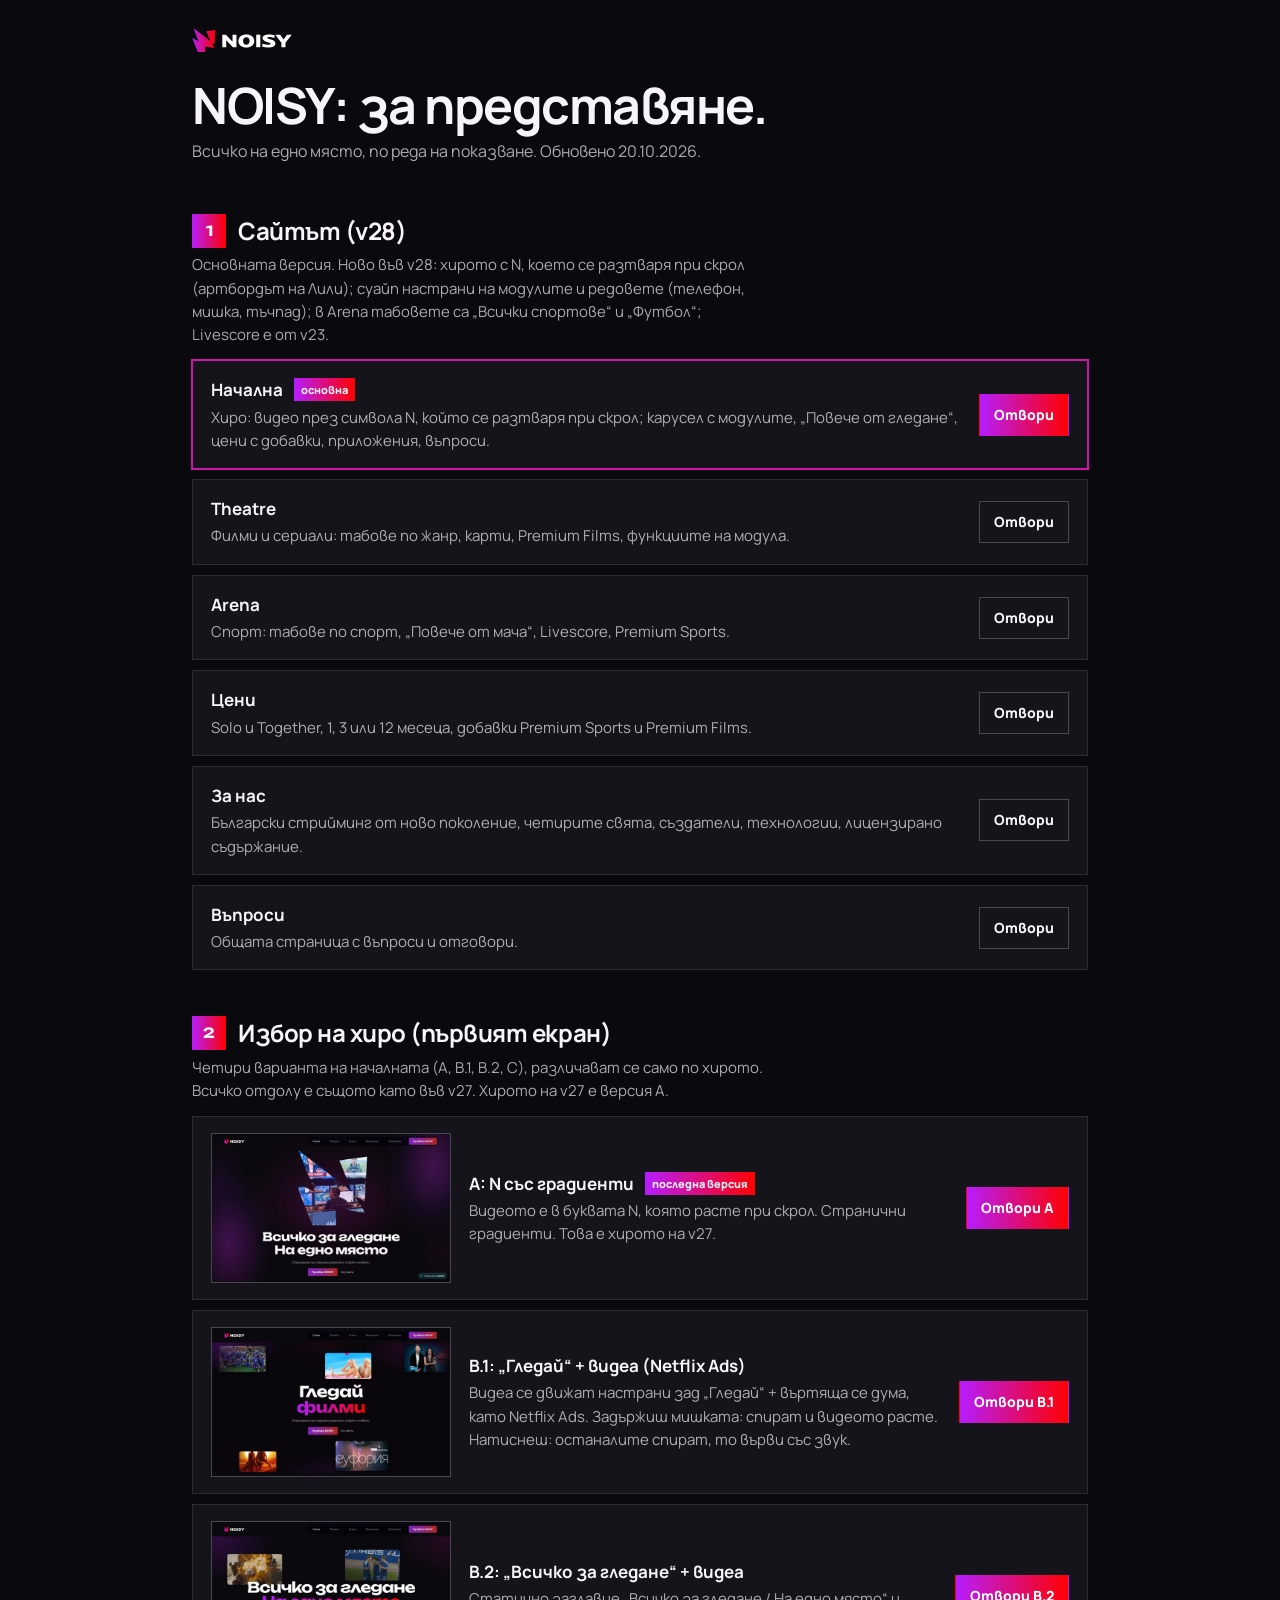
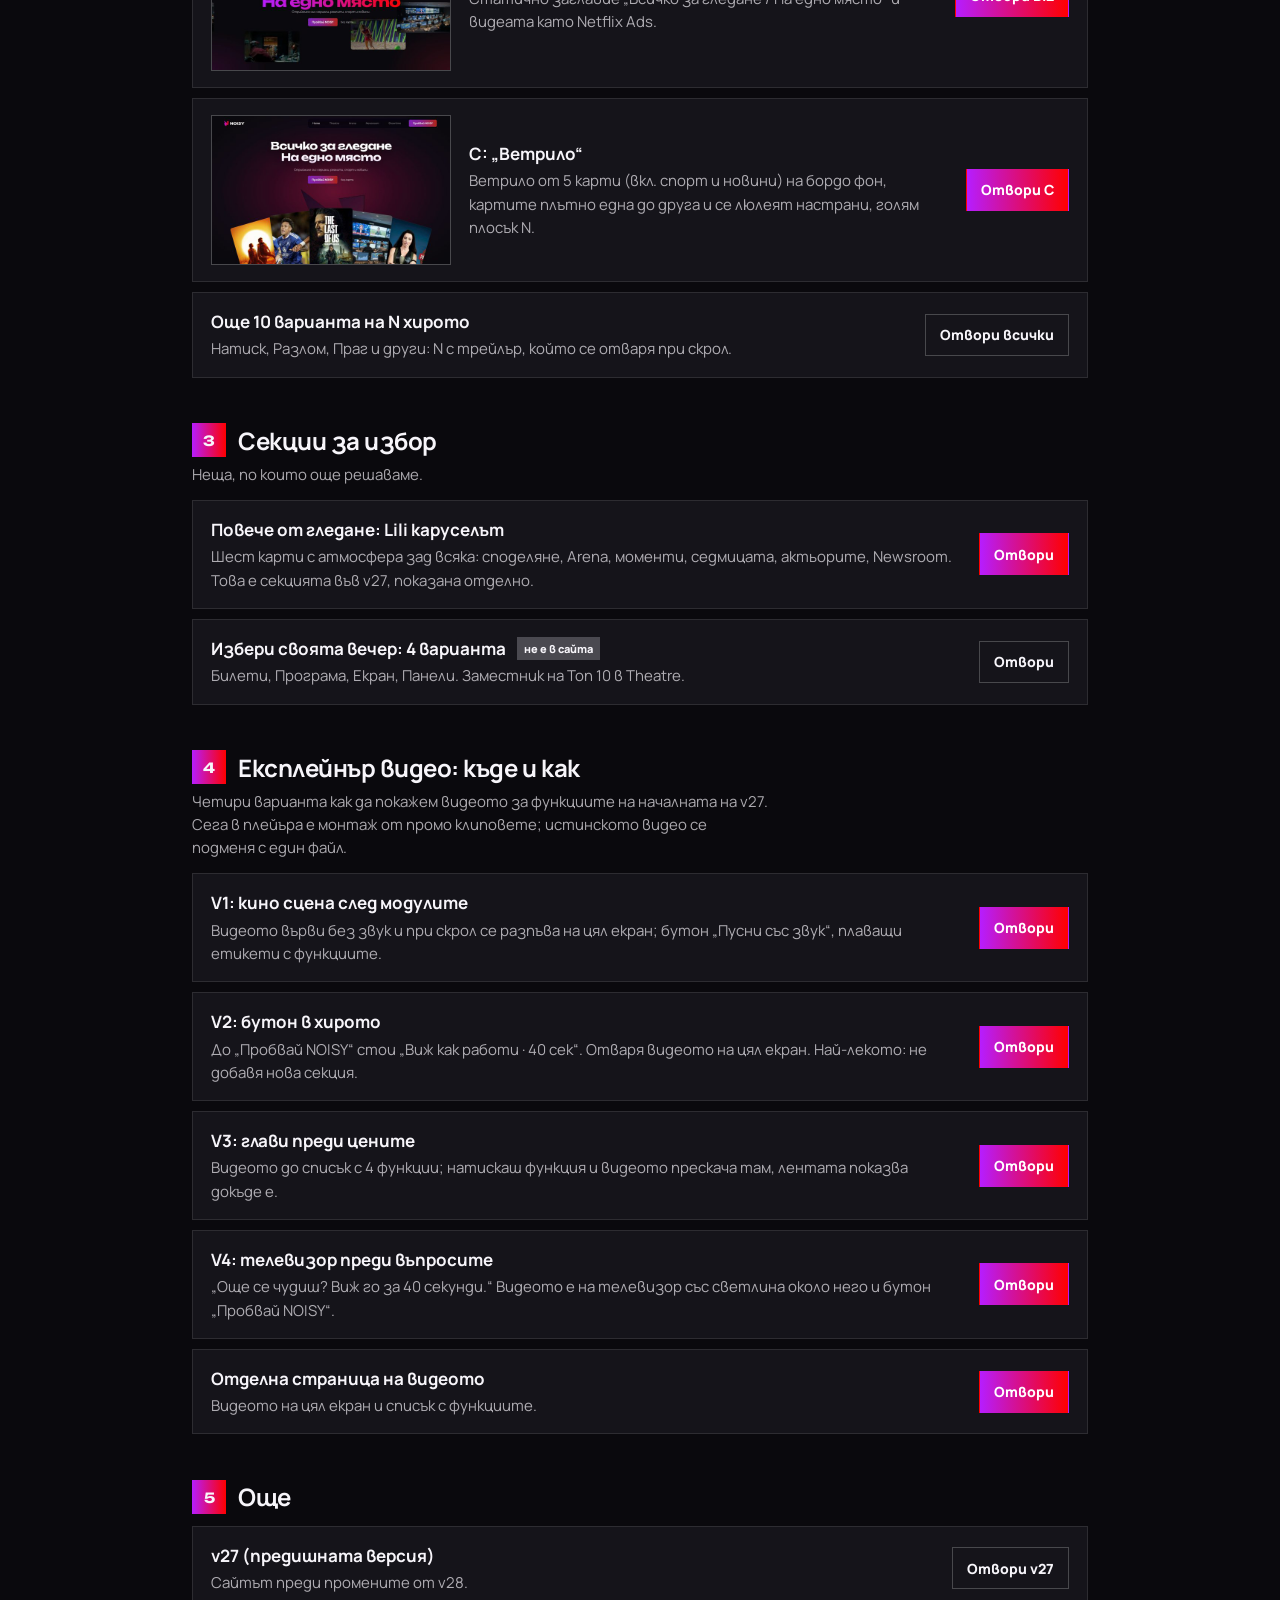
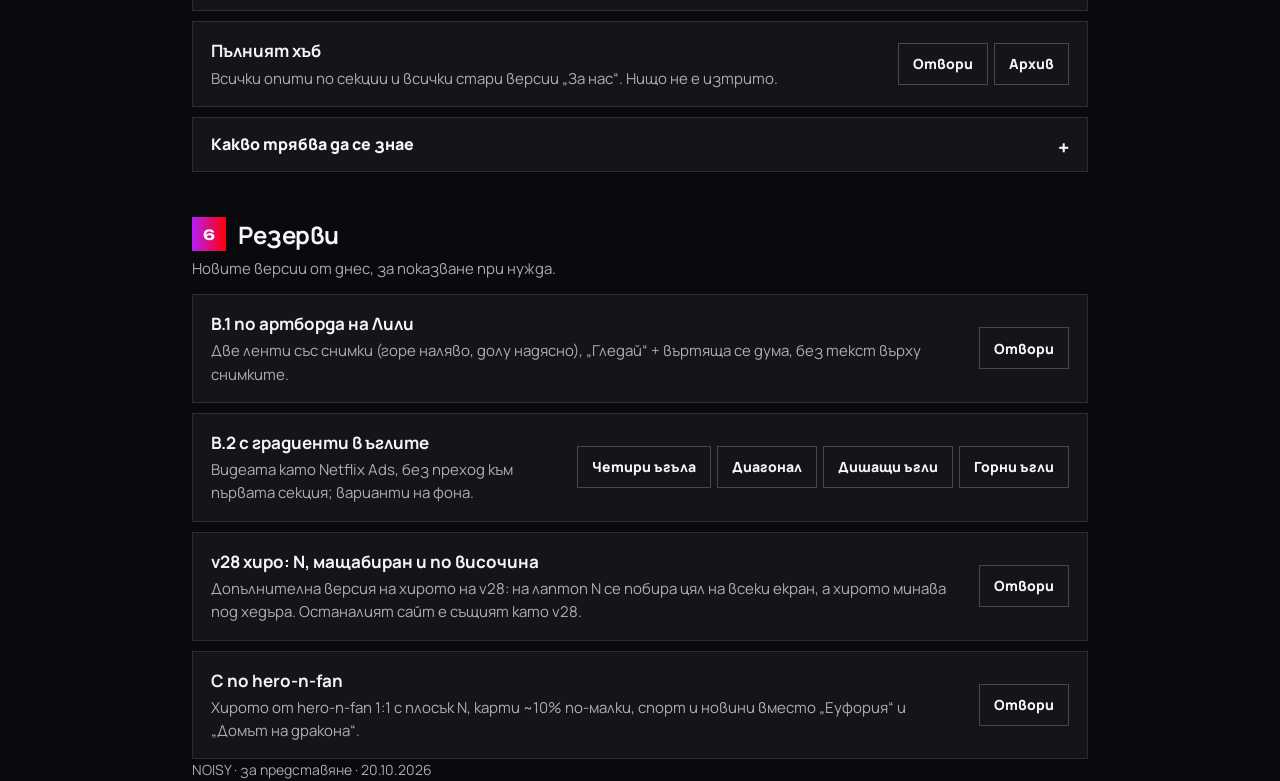
<file: index.html>
<!doctype html>
<html lang="bg"><head><meta charset="utf-8"><meta name="viewport" content="width=device-width,initial-scale=1">
<title>NOISY · за представяне</title><meta name="robots" content="noindex,nofollow"><meta name="theme-color" content="#0A090D"><link rel="icon" type="image/svg+xml" href="assets/symbol.svg">
<link rel="preconnect" href="https://fonts.googleapis.com"><link rel="preconnect" href="https://fonts.gstatic.com" crossorigin><link href="https://fonts.googleapis.com/css2?family=Manrope:wght@400;500;600;700;800&family=Unbounded:wght@700&display=swap" rel="stylesheet">
<style>
:root{--bg:#0A090D;--card:#15141a;--ink:#F7F5FA;--mute:rgba(247,245,250,.68);--line:rgba(255,255,255,.1);--line2:rgba(255,255,255,.22);--spectrum:linear-gradient(90deg,#B61DFF,#CE13A8 33%,#FF0000);color-scheme:dark}
*{box-sizing:border-box}html{-webkit-text-size-adjust:100%;scroll-behavior:smooth}
body{margin:0;background:var(--bg);color:var(--ink);font:16px/1.55 Manrope,system-ui,sans-serif;-webkit-font-smoothing:antialiased}
a{color:inherit}.w{max-width:960px;margin:0 auto;padding:0 16px}@media(min-width:768px){.w{padding:0 32px}}
header{padding:28px 0 4px}header img{height:24px}
h1{font-size:clamp(30px,5vw,50px);line-height:1.05;letter-spacing:-.03em;margin:20px 0 8px}
.lead{color:var(--mute);max-width:60ch;margin:0}
section{padding:44px 0 0}
h2{font-size:24px;letter-spacing:-.02em;margin:0 0 4px;display:flex;align-items:center;gap:12px}
h2 .n{display:grid;place-items:center;width:34px;height:34px;flex:none;background:var(--spectrum);font:700 14px Unbounded,sans-serif}
.sub{color:var(--mute);margin:0 0 14px;max-width:64ch;font-size:15px}
.it{display:grid;gap:8px 18px;padding:16px 18px;background:var(--card);border:1px solid var(--line);margin-top:10px}
@media(min-width:760px){.it{grid-template-columns:1fr auto;align-items:center}}
.it b{font-size:17px}.it p{margin:2px 0 0;color:var(--mute);font-size:15px}
.it .go{display:flex;flex-wrap:wrap;gap:6px}
.it .go a,.btn{text-decoration:none;font-size:14px;font-weight:800;min-height:42px;display:inline-flex;align-items:center;padding:0 14px;border:1px solid var(--line2);white-space:nowrap}
.it .go a:hover,.btn:hover{background:#fff;color:#0A090D}
.it .go a.pri{background:var(--spectrum);border-color:transparent;color:#fff}
.it.main{border-color:#CE13A8;box-shadow:0 0 0 1px #CE13A8}
.tag{display:inline-block;font-size:11px;font-weight:800;padding:3px 7px;margin-left:8px;vertical-align:2px;background:var(--spectrum)}
.tag.g{background:#1F7A4D}.tag.x{background:#4a4950}
.three{display:grid;gap:10px;margin-top:10px}@media(min-width:760px){.three{grid-template-columns:repeat(2,1fr)}}@media(min-width:1000px){.three{grid-template-columns:repeat(4,1fr)}}
.three .it{margin-top:0;display:flex;flex-direction:column;justify-content:space-between;gap:14px}
.three .it .go{width:100%}.three .it .go a{flex:1;justify-content:center}
details{margin-top:10px;border:1px solid var(--line);background:var(--card)}summary{cursor:pointer;padding:14px 18px;font-weight:800;list-style:none}summary::-webkit-details-marker{display:none}summary::after{content:"+";float:right;font-size:20px}details[open] summary::after{content:"–"}
details .in{padding:0 18px 16px;color:var(--mute);font-size:15px}details .in li{margin:6px 0}
footer{padding:48px 0 72px;color:var(--mute);font-size:14px;display:flex;flex-wrap:wrap;gap:8px}
.opt{grid-template-columns:1fr!important}.opt .th{width:100%;height:auto;aspect-ratio:16/10;object-fit:cover;border:1px solid var(--line2)}@media(min-width:760px){.opt{grid-template-columns:240px 1fr auto!important}}</style></head><body>
<header><div class="w"><img src="assets/logo.svg" alt="NOISY" width="100" height="24">
<h1>NOISY: за представяне.</h1>
<p class="lead">Всичко на едно място, по реда на показване. Обновено 20.10.2026. </p></div></header>
<main class="w">

<section><h2><span class="n">1</span>Сайтът (v28)</h2><p class="sub">Основната версия. Ново във v28: хирото с N, което се разтваря при скрол (артбордът на Лили); суайп настрани на модулите и редовете (телефон, мишка, тъчпад); в Arena табовете са „Всички спортове“ и „Футбол“; Livescore е от v23.</p>
<div class="it main"><div><b>Начална <span class="tag">основна</span></b><p>Хиро: видео през символа N, който се разтваря при скрол; карусел с модулите, „Повече от гледане“, цени с добавки, приложения, въпроси.</p></div><div class="go"><a class="pri" href="https://bukizvqra.github.io/noisy-v28/" target="_blank" rel="noopener">Отвори</a></div></div>
<div class="it"><div><b>Theatre</b><p>Филми и сериали: табове по жанр, карти, Premium Films, функциите на модула.</p></div><div class="go"><a href="https://bukizvqra.github.io/noisy-v28/theatre.html" target="_blank" rel="noopener">Отвори</a></div></div>
<div class="it"><div><b>Arena</b><p>Спорт: табове по спорт, „Повече от мача“, Livescore, Premium Sports.</p></div><div class="go"><a href="https://bukizvqra.github.io/noisy-v28/arena.html" target="_blank" rel="noopener">Отвори</a></div></div>
<div class="it"><div><b>Цени</b><p>Solo и Together, 1, 3 или 12 месеца, добавки Premium Sports и Premium Films.</p></div><div class="go"><a href="https://bukizvqra.github.io/noisy-v28/ceni.html" target="_blank" rel="noopener">Отвори</a></div></div>
<div class="it"><div><b>За нас</b><p>Български стрийминг от ново поколение, четирите свята, създатели, технологии, лицензирано съдържание.</p></div><div class="go"><a href="https://bukizvqra.github.io/noisy-v28/about.html" target="_blank" rel="noopener">Отвори</a></div></div>
<div class="it"><div><b>Въпроси</b><p>Общата страница с въпроси и отговори.</p></div><div class="go"><a href="https://bukizvqra.github.io/noisy-v28/faq.html" target="_blank" rel="noopener">Отвори</a></div></div>
</section>

<section><h2><span class="n">2</span>Избор на хиро (първият екран)</h2><p class="sub">Четири варианта на началната (A, B.1, B.2, C), различават се само по хирото. Всичко отдолу е същото като във v27. Хирото на v27 е версия A.</p>
<div class="it opt"><img class="th" src="assets/opt-a.jpg?v=4" alt="" width="320" height="200" loading="lazy"><div><b>A: N със градиенти <span class="tag">последна версия</span></b><p>Видеото е в буквата N, която расте при скрол. Странични градиенти. Това е хирото на v27.</p></div><div class="go"><a class="pri" href="https://noisy-v27.vercel.app/" target="_blank" rel="noopener">Отвори A</a></div></div>
<div class="it opt"><img class="th" src="assets/opt-b1.jpg?v=4" alt="" width="320" height="200" loading="lazy"><div><b>B.1: „Гледай“ + видеа (Netflix Ads)</b><p>Видеа се движат настрани зад „Гледай“ + въртяща се дума, като Netflix Ads. Задържиш мишката: спират и видеото расте. Натиснеш: останалите спират, то върви със звук.</p></div><div class="go"><a class="pri" href="https://bukizvqra.github.io/noisy-home-b/" target="_blank" rel="noopener">Отвори B.1</a></div></div>
<div class="it opt"><img class="th" src="assets/opt-b2.jpg?v=4" alt="" width="320" height="200" loading="lazy"><div><b>B.2: „Всичко за гледане“ + видеа</b><p>Статично заглавие „Всичко за гледане / На едно място“ и видеата като Netflix Ads.</p></div><div class="go"><a class="pri" href="https://bukizvqra.github.io/noisy-home-b/b2.html" target="_blank" rel="noopener">Отвори B.2</a></div></div>
<div class="it opt"><img class="th" src="assets/opt-c.jpg?v=4" alt="" width="320" height="200" loading="lazy"><div><b>C: „Ветрило“</b><p>Ветрило от 5 карти (вкл. спорт и новини) на бордо фон, картите плътно една до друга и се люлеят настрани, голям плосък N.</p></div><div class="go"><a class="pri" href="https://bukizvqra.github.io/noisy-home-c/" target="_blank" rel="noopener">Отвори C</a></div></div>
<div class="it"><div><b>Още 10 варианта на N хирото</b><p>Натиск, Разлом, Праг и други: N с трейлър, който се отваря при скрол.</p></div><div class="go"><a href="https://noisy-hero-n.vercel.app/" target="_blank" rel="noopener">Отвори всички</a></div></div>
</section>

<section><h2><span class="n">3</span>Секции за избор</h2><p class="sub">Неща, по които още решаваме.</p>
<div class="it"><div><b>Повече от гледане: Lili каруселът</b><p>Шест карти с атмосфера зад всяка: споделяне, Arena, моменти, седмицата, актьорите, Newsroom. Това е секцията във v27, показана отделно.</p></div><div class="go"><a class="pri" href="https://noisy-lili-fx.vercel.app/gradients.html" target="_blank" rel="noopener">Отвори</a></div></div>
<div class="it"><div><b>Избери своята вечер: 4 варианта <span class="tag x">не е в сайта</span></b><p>Билети, Програма, Екран, Панели. Заместник на Топ 10 в Theatre.</p></div><div class="go"><a href="https://noisy-evening-variants.vercel.app/" target="_blank" rel="noopener">Отвори</a></div></div>
</section>

<section><h2><span class="n">4</span>Експлейнър видео: къде и как</h2><p class="sub">Четири варианта как да покажем видеото за функциите на началната на v27. Сега в плейъра е монтаж от промо клиповете; истинското видео се подменя с един файл.</p>
<div class="it"><div><b>V1: кино сцена след модулите</b><p>Видеото върви без звук и при скрол се разпъва на цял екран; бутон „Пусни със звук“, плаващи етикети с функциите.</p></div><div class="go"><a class="pri" href="https://noisy-v27.vercel.app/home-video.html" target="_blank" rel="noopener">Отвори</a></div></div>
<div class="it"><div><b>V2: бутон в хирото</b><p>До „Пробвай NOISY“ стои „Виж как работи · 40 сек“. Отваря видеото на цял екран. Най-лекото: не добавя нова секция.</p></div><div class="go"><a class="pri" href="https://noisy-v27.vercel.app/video-v2.html" target="_blank" rel="noopener">Отвори</a></div></div>
<div class="it"><div><b>V3: глави преди цените</b><p>Видеото до списък с 4 функции; натискаш функция и видеото прескача там, лентата показва докъде е.</p></div><div class="go"><a class="pri" href="https://noisy-v27.vercel.app/video-v3.html" target="_blank" rel="noopener">Отвори</a></div></div>
<div class="it"><div><b>V4: телевизор преди въпросите</b><p>„Още се чудиш? Виж го за 40 секунди.“ Видеото е на телевизор със светлина около него и бутон „Пробвай NOISY“.</p></div><div class="go"><a class="pri" href="https://noisy-v27.vercel.app/video-v4.html" target="_blank" rel="noopener">Отвори</a></div></div>
<div class="it"><div><b>Отделна страница на видеото</b><p>Видеото на цял екран и списък с функциите.</p></div><div class="go"><a class="pri" href="https://noisy-v27.vercel.app/video.html" target="_blank" rel="noopener">Отвори</a></div></div>
</section>
<section><h2><span class="n">5</span>Още</h2>
<div class="it"><div><b>v27 (предишната версия)</b><p>Сайтът преди промените от v28.</p></div><div class="go"><a href="https://noisy-v27.vercel.app/" target="_blank" rel="noopener">Отвори v27</a></div></div>
<div class="it"><div><b>Пълният хъб</b><p>Всички опити по секции и всички стари версии „За нас“. Нищо не е изтрито.</p></div><div class="go"><a href="vsichko.html" target="_blank" rel="noopener">Отвори</a><a href="arhiv.html" target="_blank" rel="noopener">Архив</a></div></div>
<details><summary>Какво трябва да се знае</summary><div class="in"><ul>
<li>v27 е основната версия. Живата v26 е по-стара: добавките и Arena там не са както във v27.</li>
<li>Livescore в Arena е на английски (по дизайн).</li>
<li>„Избери своята вечер“ и „примерна вечер / For You“ още не са в сайта.</li>
<li>Хирото на Theatre има вградени черни ленти и логото „max“ в самия клип.</li>
<li>Тествано на лаптоп (1440px) и телефон (390px) в браузър. Не е гледано на истински телефон.</li>
<li>Иконата на Rotten Tomatoes е рисувана; преди публичен лаунч трябва лицензиран файл.</li>
</ul></div></details>
</section>
<section><h2><span class="n">6</span>Резерви</h2><p class="sub">Новите версии от днес, за показване при нужда.</p>
<div class="it sm"><div><b>B.1 по артборда на Лили</b><p>Две ленти със снимки (горе наляво, долу надясно), „Гледай“ + въртяща се дума, без текст върху снимките.</p></div><div class="go"><a href="https://bukizvqra.github.io/noisy-home-b/b1-lili.html" target="_blank" rel="noopener">Отвори</a></div></div>
<div class="it sm"><div><b>B.2 с градиенти в ъглите</b><p>Видеата като Netflix Ads, без преход към първата секция; варианти на фона.</p></div><div class="go"><a href="https://bukizvqra.github.io/noisy-home-b/b2-corners.html" target="_blank" rel="noopener">Четири ъгъла</a><a href="https://bukizvqra.github.io/noisy-home-b/b2-diag.html" target="_blank" rel="noopener">Диагонал</a><a href="https://bukizvqra.github.io/noisy-home-b/b2-breath.html" target="_blank" rel="noopener">Дишащи ъгли</a><a href="https://bukizvqra.github.io/noisy-home-b/b2-top.html" target="_blank" rel="noopener">Горни ъгли</a></div></div>
<div class="it sm"><div><b>v28 хиро: N, мащабиран и по височина</b><p>Допълнителна версия на хирото на v28: на лаптоп N се побира цял на всеки екран, а хирото минава под хедъра. Останалият сайт е същият като v28.</p></div><div class="go"><a href="https://bukizvqra.github.io/noisy-v28/hero-alt.html" target="_blank" rel="noopener">Отвори</a></div></div>
<div class="it sm"><div><b>C по hero-n-fan</b><p>Хирото от hero-n-fan 1:1 с плосък N, карти ~10% по-малки, спорт и новини вместо „Еуфория“ и „Домът на дракона“.</p></div><div class="go"><a href="https://bukizvqra.github.io/noisy-home-c/fan.html" target="_blank" rel="noopener">Отвори</a></div></div>
</section>
</main>
<footer class="w"><span>NOISY · за представяне · 20.10.2026</span></footer>
</body></html>
</file>
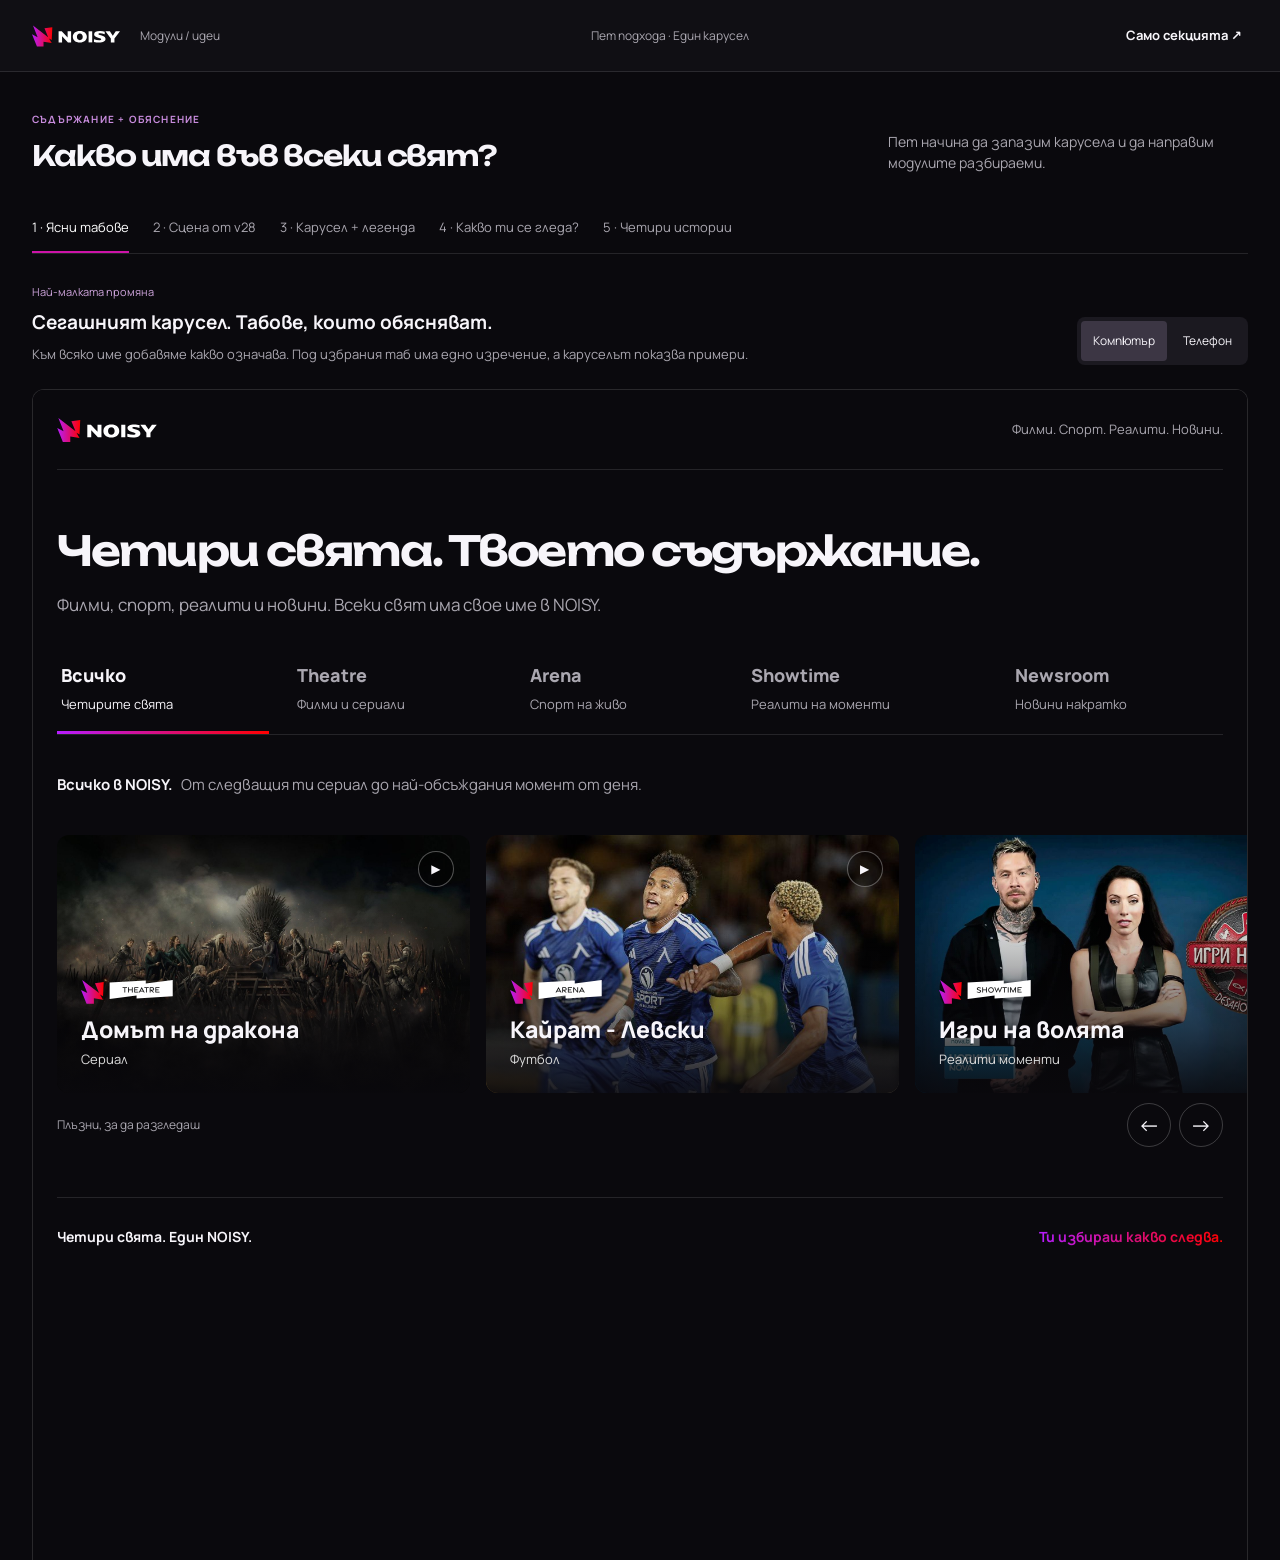
<file: modules-lab/index.html>
<!doctype html>
<html lang="bg"><head><meta charset="utf-8"><meta name="viewport" content="width=device-width,initial-scale=1"><meta name="robots" content="noindex,nofollow"><meta name="theme-color" content="#0a090d"><title>NOISY · Съдържание и модули</title><meta name="description" content="Пет начина да представим четирите модула на NOISY чрез съдържанието им."><link rel="icon" href="assets/symbol.svg"><link rel="preconnect" href="https://fonts.googleapis.com"><link rel="preconnect" href="https://fonts.gstatic.com" crossorigin><link href="https://fonts.googleapis.com/css2?family=Manrope:wght@400;500;600;700;800&family=Unbounded:wght@500;600;700&display=swap" rel="stylesheet"><link rel="stylesheet" href="style.css"><script src="app.js" defer></script></head><body><div id="app"></div></body></html>
</file>
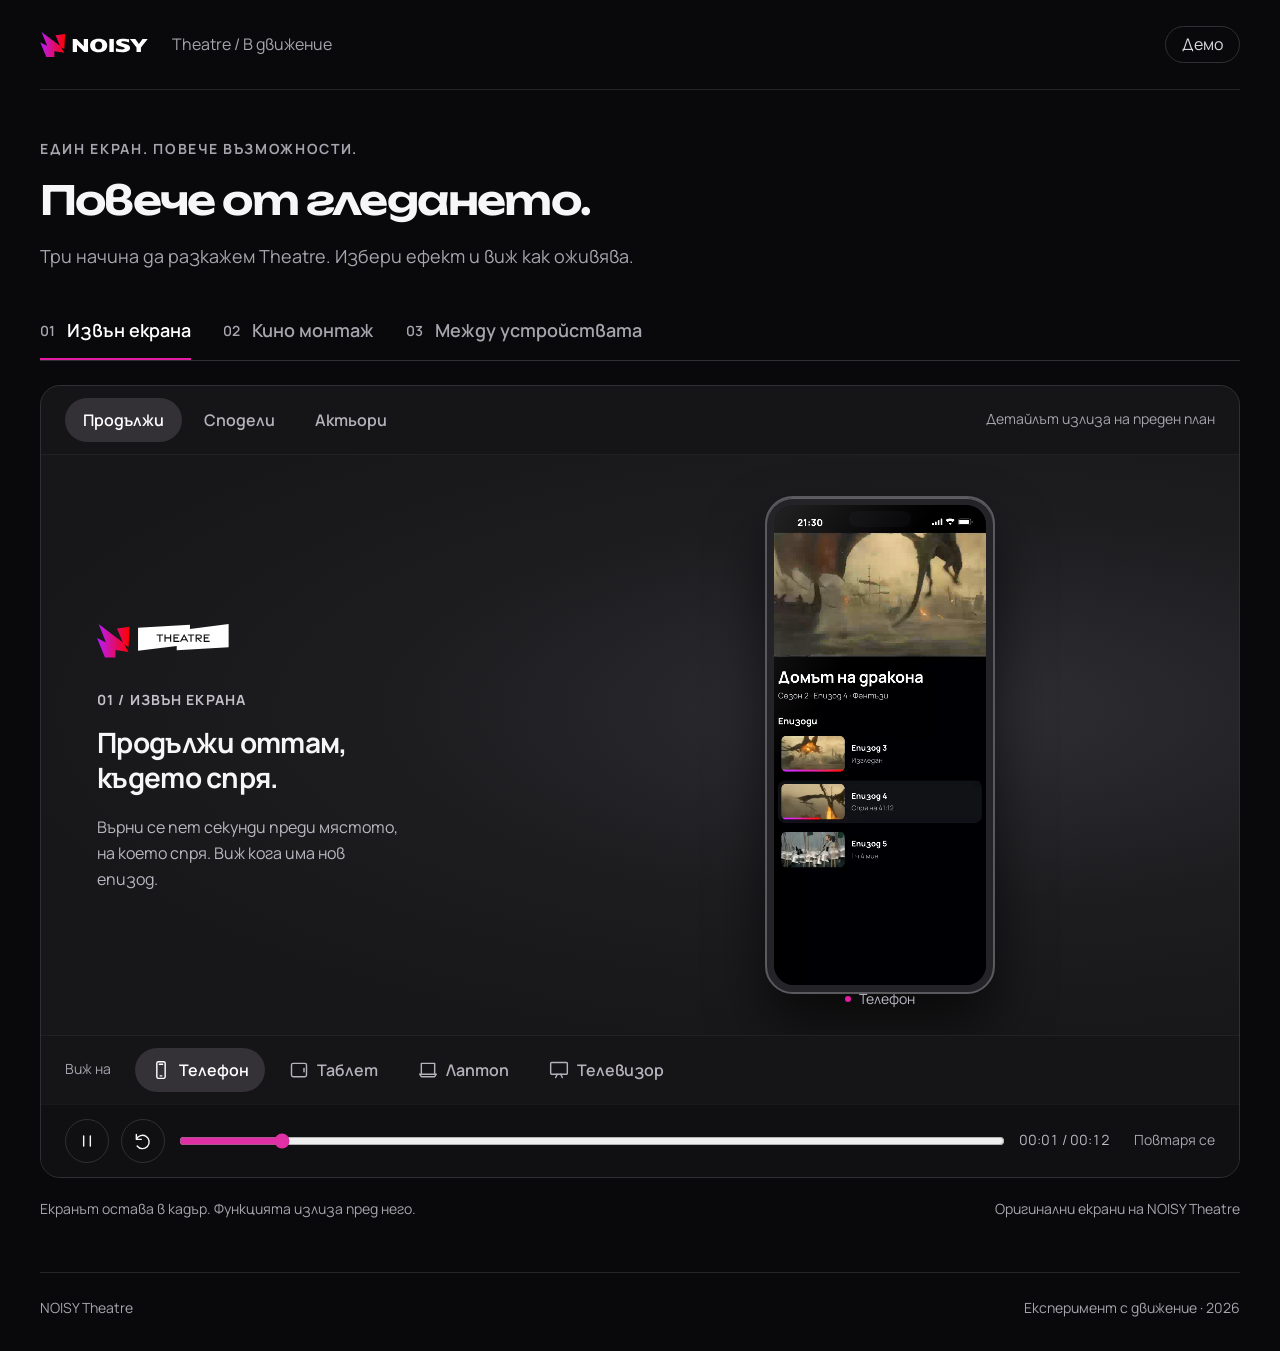
<file: motion-lab/index.html>
<!doctype html>
<html lang="bg">
<head>
  <meta charset="utf-8"><meta name="viewport" content="width=device-width,initial-scale=1">
  <title>NOISY Theatre · В движение</title>
  <meta name="description" content="Три анимирани версии на Theatre. Избери ефект, функция и устройство.">
  <meta name="theme-color" content="#09090b">
  <link rel="icon" href="media/symbol.svg" type="image/svg+xml">
  <link rel="preconnect" href="https://fonts.googleapis.com"><link rel="preconnect" href="https://fonts.gstatic.com" crossorigin>
  <link href="https://fonts.googleapis.com/css2?family=Manrope:wght@400;500;600;700;800&family=Unbounded:wght@500;600;700&display=swap" rel="stylesheet">
  <link rel="stylesheet" href="style.css">
  <script defer src="vendor/gsap.min.js"></script><script defer src="app.js"></script>
</head>
<body>
  <header class="top"><a href="./" aria-label="NOISY, начало на демото"><img src="media/logo.svg" alt="NOISY" width="108" height="32"></a><span>Theatre / В движение</span><span class="demo">Демо</span></header>
  <main>
    <div class="intro"><p class="eyebrow">ЕДИН ЕКРАН. ПОВЕЧЕ ВЪЗМОЖНОСТИ.</p><h1>Повече от гледането.</h1><p>Три начина да разкажем Theatre. Избери ефект и виж как оживява.</p></div>
    <div class="mode-tabs" role="tablist" aria-label="Ефект">
      <button role="tab" id="tab-pop" aria-controls="stage" data-mode="pop"><span>01</span> Извън екрана</button>
      <button role="tab" id="tab-cinema" aria-controls="stage" data-mode="cinema"><span>02</span> Кино монтаж</button>
      <button role="tab" id="tab-handoff" aria-controls="stage" data-mode="handoff"><span>03</span> Между устройствата</button>
    </div>
    <section class="workspace" aria-label="Анимирана визуализация">
      <div class="options"><div class="choices" role="group" aria-label="Функция"><button data-feature="continue">Продължи</button><button data-feature="share">Сподели</button><button data-feature="cast">Актьори</button></div><span class="option-hint" id="mode-description"></span></div>
      <div id="stage" class="stage" role="tabpanel" aria-labelledby="tab-pop">
        <div class="stage-copy"><img src="media/theatre.svg" class="theatre" alt="Theatre" width="132" height="40"><div class="copy-motion"><p class="take" id="take">01 / ИЗВЪН ЕКРАНА</p><h2 id="feature-title"></h2><p id="feature-copy"></p></div></div>
        <div class="visual" aria-label="Преглед на ефекта">
          <div class="ambient"></div><div class="device-scene">
            <div class="device" data-device="phone"><div class="screen"><div class="wide-scene"><video class="wide-video" muted playsinline loop preload="metadata" poster="media/wide.jpg"><source src="media/wide.webm" type="video/webm"><source src="media/wide.mp4" type="video/mp4"></video><img src="media/theatre.svg" class="screen-brand" alt=""><div class="wide-caption">Тази вечер в Theatre</div></div><video class="product-video" muted playsinline loop preload="auto"></video><span class="island"></span><div class="screen-shade"></div></div><div class="device-foot"></div></div>
          </div>
          <div class="extracted" aria-hidden="true"><div class="detail-crop"><video class="detail-video" muted playsinline loop preload="auto"></video></div><div class="detail-caption"><span class="detail-dot"></span><span id="detail-label"></span></div></div>
          <div class="focus-line" aria-hidden="true"></div><div class="light-wipe" aria-hidden="true"></div>
          <div class="device-caption" aria-live="polite"><span></span><span id="device-name">Телефон</span></div>
        </div>
      </div>
      <div class="device-bar"><span>Виж на</span><div class="devices" role="group" aria-label="Устройство"><button data-device="phone" aria-label="Телефон"><svg viewBox="0 0 24 24"><rect x="7" y="2" width="10" height="20" rx="2"/><path d="M10 5h4M11 19h2"/></svg><span>Телефон</span></button><button data-device="tablet" aria-label="Таблет"><svg viewBox="0 0 24 24"><rect x="3" y="4" width="18" height="16" rx="2"/><path d="M18 10v4"/></svg><span>Таблет</span></button><button data-device="laptop" aria-label="Лаптоп"><svg viewBox="0 0 24 24"><path d="M4 16V4h16v12M2 17h20l-2 3H4z"/></svg><span>Лаптоп</span></button><button data-device="tv" aria-label="Телевизор"><svg viewBox="0 0 24 24"><rect x="2" y="3" width="20" height="14" rx="1"/><path d="M8 21l2-4m6 4-2-4"/></svg><span>Телевизор</span></button></div></div>
      <div class="transport"><button id="play" aria-label="Пауза"><svg id="play-icon" viewBox="0 0 24 24"><path d="M8 6v12M16 6v12"/></svg></button><button id="replay" aria-label="Отначало"><svg viewBox="0 0 24 24"><path d="M4 10a8 8 0 1 1 1 8M4 4v6h6"/></svg></button><label for="seek" class="sr-only">Позиция в анимацията</label><input id="seek" type="range" min="0" max="12" step="0.01" value="0"><output id="time" for="seek">00:00 / 00:12</output><span class="loop-label">Повтаря се</span></div>
    </section>
    <div class="note"><span id="effect-note"></span><span>Оригинални екрани на NOISY Theatre</span></div>
  </main>
  <footer><span>NOISY Theatre</span><span>Експеримент с движение · 2026</span></footer>
</body></html>
</file>
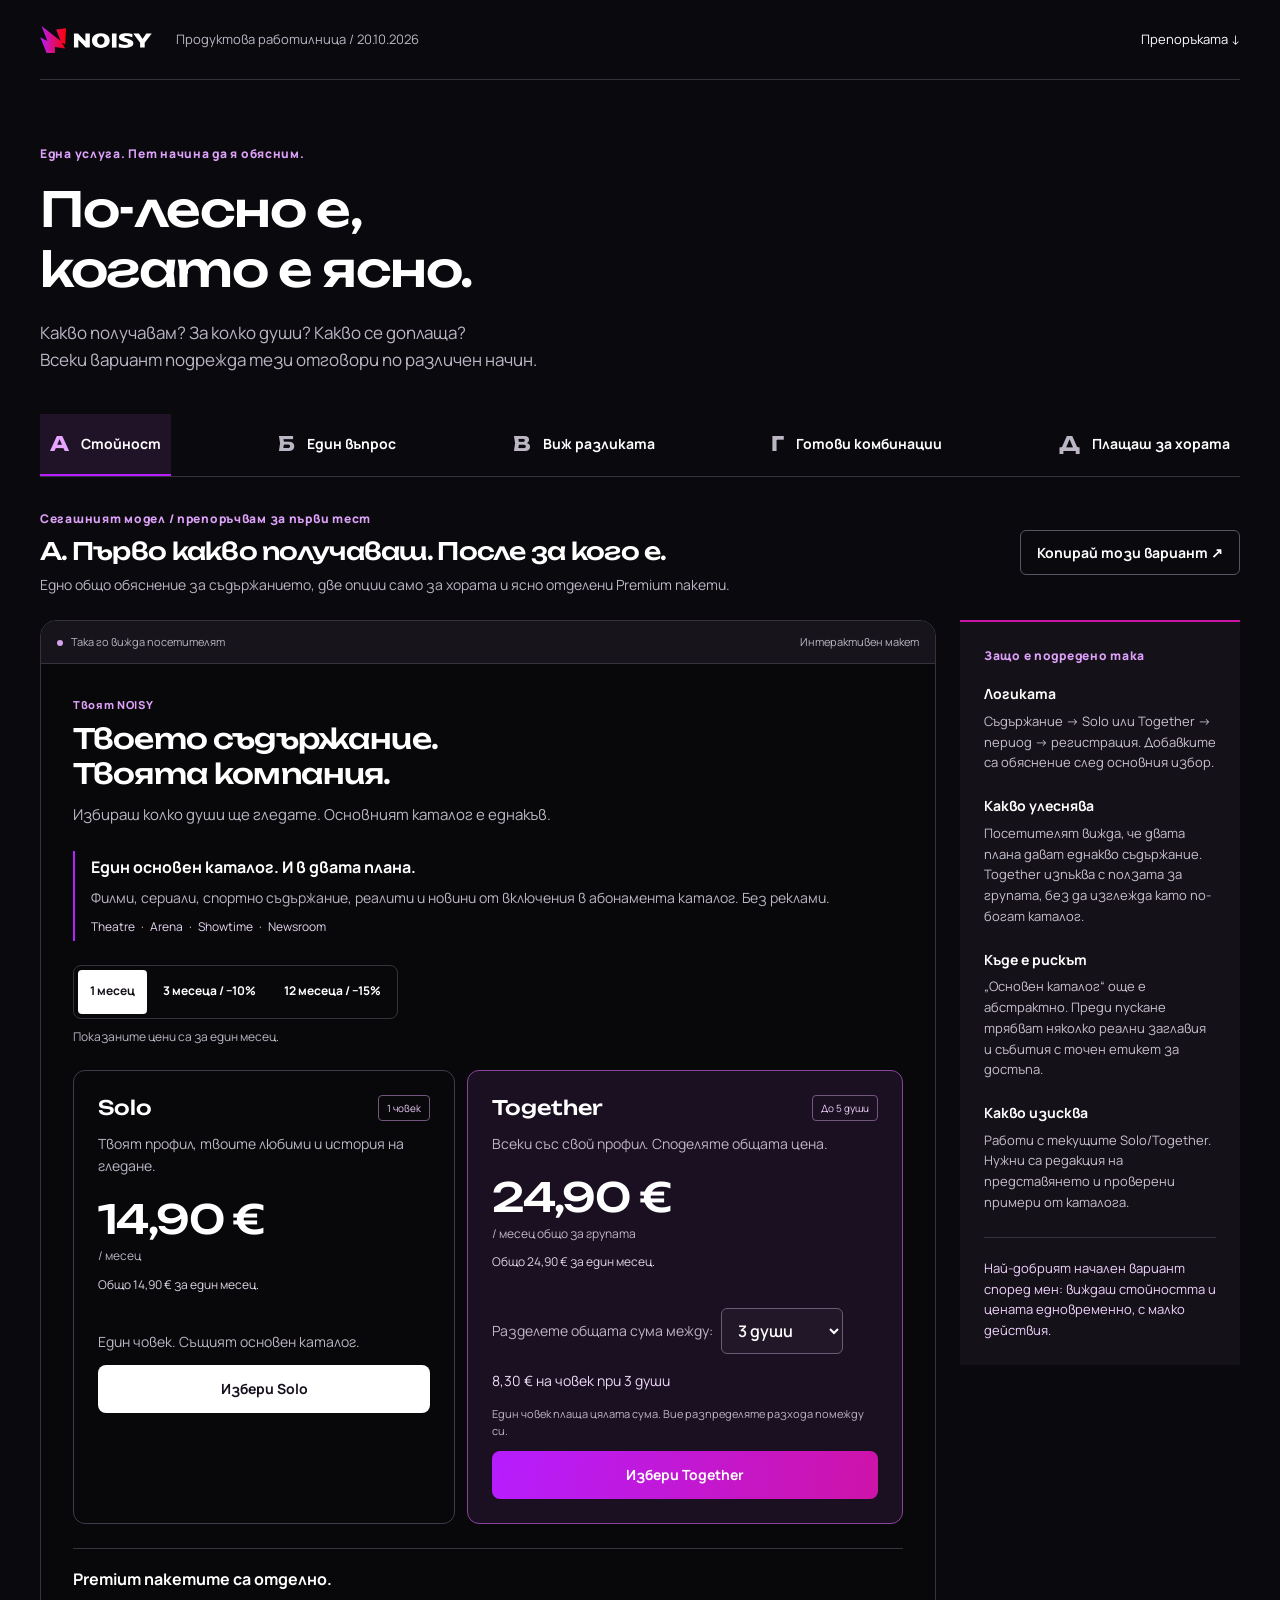
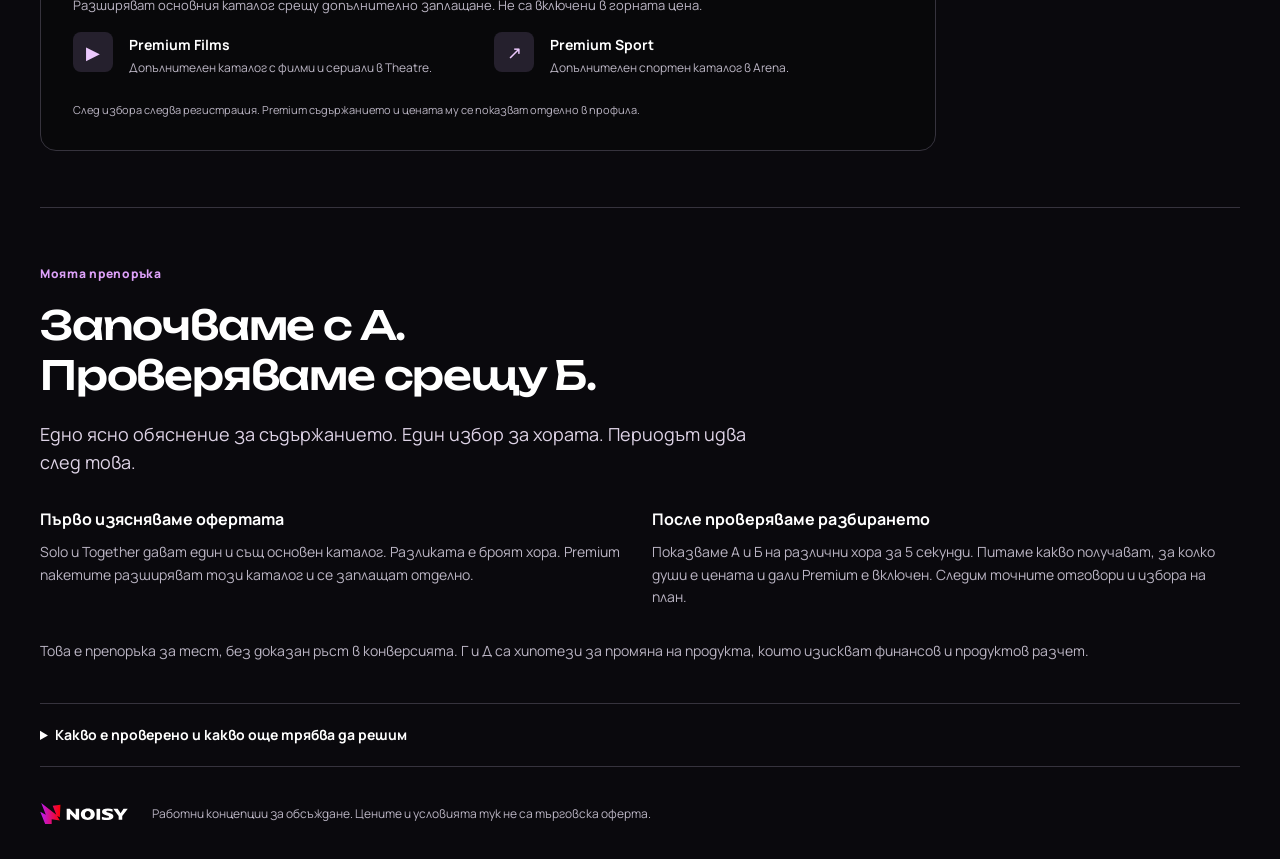
<file: pricing-lab/index.html>
<!doctype html>
<html lang="bg">
<head>
  <meta charset="utf-8">
  <meta name="viewport" content="width=device-width,initial-scale=1">
  <meta name="robots" content="noindex,nofollow">
  <meta name="theme-color" content="#0a090d">
  <title>NOISY · Пет логики за цените</title>
  <link rel="icon" href="assets/symbol.svg" type="image/svg+xml">
  <link rel="preconnect" href="https://fonts.googleapis.com">
  <link rel="preconnect" href="https://fonts.gstatic.com" crossorigin>
  <link href="https://fonts.googleapis.com/css2?family=Manrope:wght@400;500;600;700;800&family=Unbounded:wght@400;500;600;700&display=swap" rel="stylesheet">
  <link rel="stylesheet" href="style.css">
  <script src="app.js" defer></script>
</head>
<body>
  <header class="lab-header"><a href="#a" aria-label="NOISY, първи вариант"><img src="assets/logo.svg" alt="NOISY" width="112" height="32"></a><span>Продуктова работилница <span class="date">/ 20.10.2026</span></span><a class="text-link" href="#conclusion">Препоръката ↓</a></header>
  <main>
    <section class="intro">
      <span class="eyebrow">Една услуга. Пет начина да я обясним.</span>
      <h1>По-лесно е,<br>когато е ясно.</h1>
      <p>Какво получавам? За колко души? Какво се доплаща?<br class="desktop-only"> Всеки вариант подрежда тези отговори по различен начин.</p>
    </section>
    <nav class="variant-nav" aria-label="Ценови логики">
      <button data-model="a" aria-pressed="true"><b>А</b><span>Стойност<small>Препоръка</small></span></button>
      <button data-model="b" aria-pressed="false"><b>Б</b><span>Един въпрос<small>Поетапен избор</small></span></button>
      <button data-model="c" aria-pressed="false"><b>В</b><span>Виж разликата<small>Пряко сравнение</small></span></button>
      <button data-model="d" aria-pressed="false"><b>Г</b><span>Готови комбинации<small>Нова продуктова логика</small></span></button>
      <button data-model="e" aria-pressed="false"><b>Д</b><span>Плащаш за хората<small>Нова ценова логика</small></span></button>
    </nav>
    <section class="model-context" aria-labelledby="model-title">
      <div><span class="eyebrow" id="model-status"></span><h2 id="model-title"></h2><p id="model-description"></p></div>
      <button class="outline" id="copy-link">Копирай този вариант ↗</button>
    </section>
    <div class="workbench">
      <section class="preview" aria-label="Интерактивен макет на ценовата секция">
        <div class="preview-label"><span><i></i> Така го вижда посетителят</span><span>Интерактивен макет</span></div>
        <div id="mockup"></div>
      </section>
      <aside class="reasoning" aria-label="Обяснение на логиката" id="reasoning"></aside>
    </div>
    <section class="conclusion" id="conclusion">
      <span class="eyebrow">Моята препоръка</span>
      <h2>Започваме с А.<br>Проверяваме срещу Б.</h2>
      <p class="lead">Едно ясно обяснение за съдържанието. Един избор за хората. Периодът идва след това.</p>
      <div class="conclusion-grid"><div><h3>Първо изясняваме офертата</h3><p>Solo и Together дават един и същ основен каталог. Разликата е броят хора. Premium пакетите разширяват този каталог и се заплащат отделно.</p></div><div><h3>После проверяваме разбирането</h3><p>Показваме А и Б на различни хора за 5 секунди. Питаме какво получават, за колко души е цената и дали Premium е включен. Следим точните отговори и избора на план.</p></div></div>
      <p class="quiet">Това е препоръка за тест, без доказан ръст в конверсията. Г и Д са хипотези за промяна на продукта, които изискват финансов и продуктов разчет.</p>
    </section>
    <section class="facts" aria-label="Основа и отворени въпроси">
      <details><summary>Какво е проверено и какво още трябва да решим</summary><div class="facts-content">
        <h3>Основа на вариантите А, Б и В</h3>
        <p>Solo: 14,90 € за 1 човек. Together: 24,90 € за до 5 души със собствени профили. Съдържанието е еднакво. Един човек плаща общата сума за Together; цената на човек е разпределение на разхода. Не обещаваме автоматично разделяне на плащането или конкретен брой едновременни екрани.</p>
        <p>Периоди: 1, 3 и 12 месеца; отстъпки 0%, 10% и 15%. Изчислението следва текущия прототип: намалената месечна цена се отрязва до стотинки, после се умножава по периода. Затова Solo за 12 месеца е 151,92 €. Това правило трябва да се уеднакви с реалния билинг преди пускане.</p>
        <p>Регистрацията е следващата стъпка. Маркетинг страницата не съдържа плащане, избор на добавки или промокод. Бутоните тук отварят демонстрационно обобщение.</p>
        <h3>Трите важни неясноти</h3>
        <ol><li><b>Основният каталог:</b> липсва точен списък кои заглавия и събития влизат в абонамента и кои са Premium. Имената на четирите зони сами по себе си не решават този въпрос. Нужни са проверени примери от каталога, означени „Включено“ и „С Premium“.</li><li><b>Добавките:</b> старата политика има различни цени за Solo/Together. Решението от 14.10 задава еднакви цени за двата плана: 7,60 € за Premium Films и 14,60 € за Premium Sport, а прототипът прилага и отделни отстъпки. Няма да представяме тези разминавания като окончателна тарифа.</li><li><b>Безплатният достъп:</b> старата политика описва Free ниво, а решението от 02.10 го отменя. В тези варианти няма обещание за безплатно гледане. Наличността на всяка зона при старта също трябва да се потвърди.</li></ol>
        <h3>Прочетен контекст</h3><p>Продуктовите факти и основата на проекта; ценовата политика от 23.08, цитирана в проектните материали; решенията от 02.10 и 14.10; срещата от 14.10; текущият код на цените и добавките; историята на отхвърлените варианти D/E/F. Оригиналният файл от Slack не е проверен повторно в тази сесия.</p>
        <p>Правилото за сравнение с еднакви атрибути следва <a href="https://www.nngroup.com/articles/comparison-tables/" target="_blank" rel="noreferrer">изследването на NN/g за таблици за сравнение</a>. Конкретните пет логики и препоръката са наши продуктови хипотези.</p>
      </div></details>
    </section>
    <footer><img src="assets/logo.svg" width="88" height="28" alt="NOISY"><p>Работни концепции за обсъждане. Цените и условията тук не са търговска оферта.</p></footer>
  </main>
  <dialog id="selection"><button class="dialog-close outline" aria-label="Затвори обобщението">Затвори ×</button><span class="eyebrow">Демонстрация на следващата стъпка</span><h2>Изборът ти е ясен.</h2><div id="selection-detail"></div><p>В истинския сайт следва регистрация, след което избор на допълнително съдържание и плащане. Този макет не създава профил и не извършва покупка.</p></dialog>
  <div class="toast" role="status" aria-live="polite" id="toast"></div>
</body>
</html>
</file>
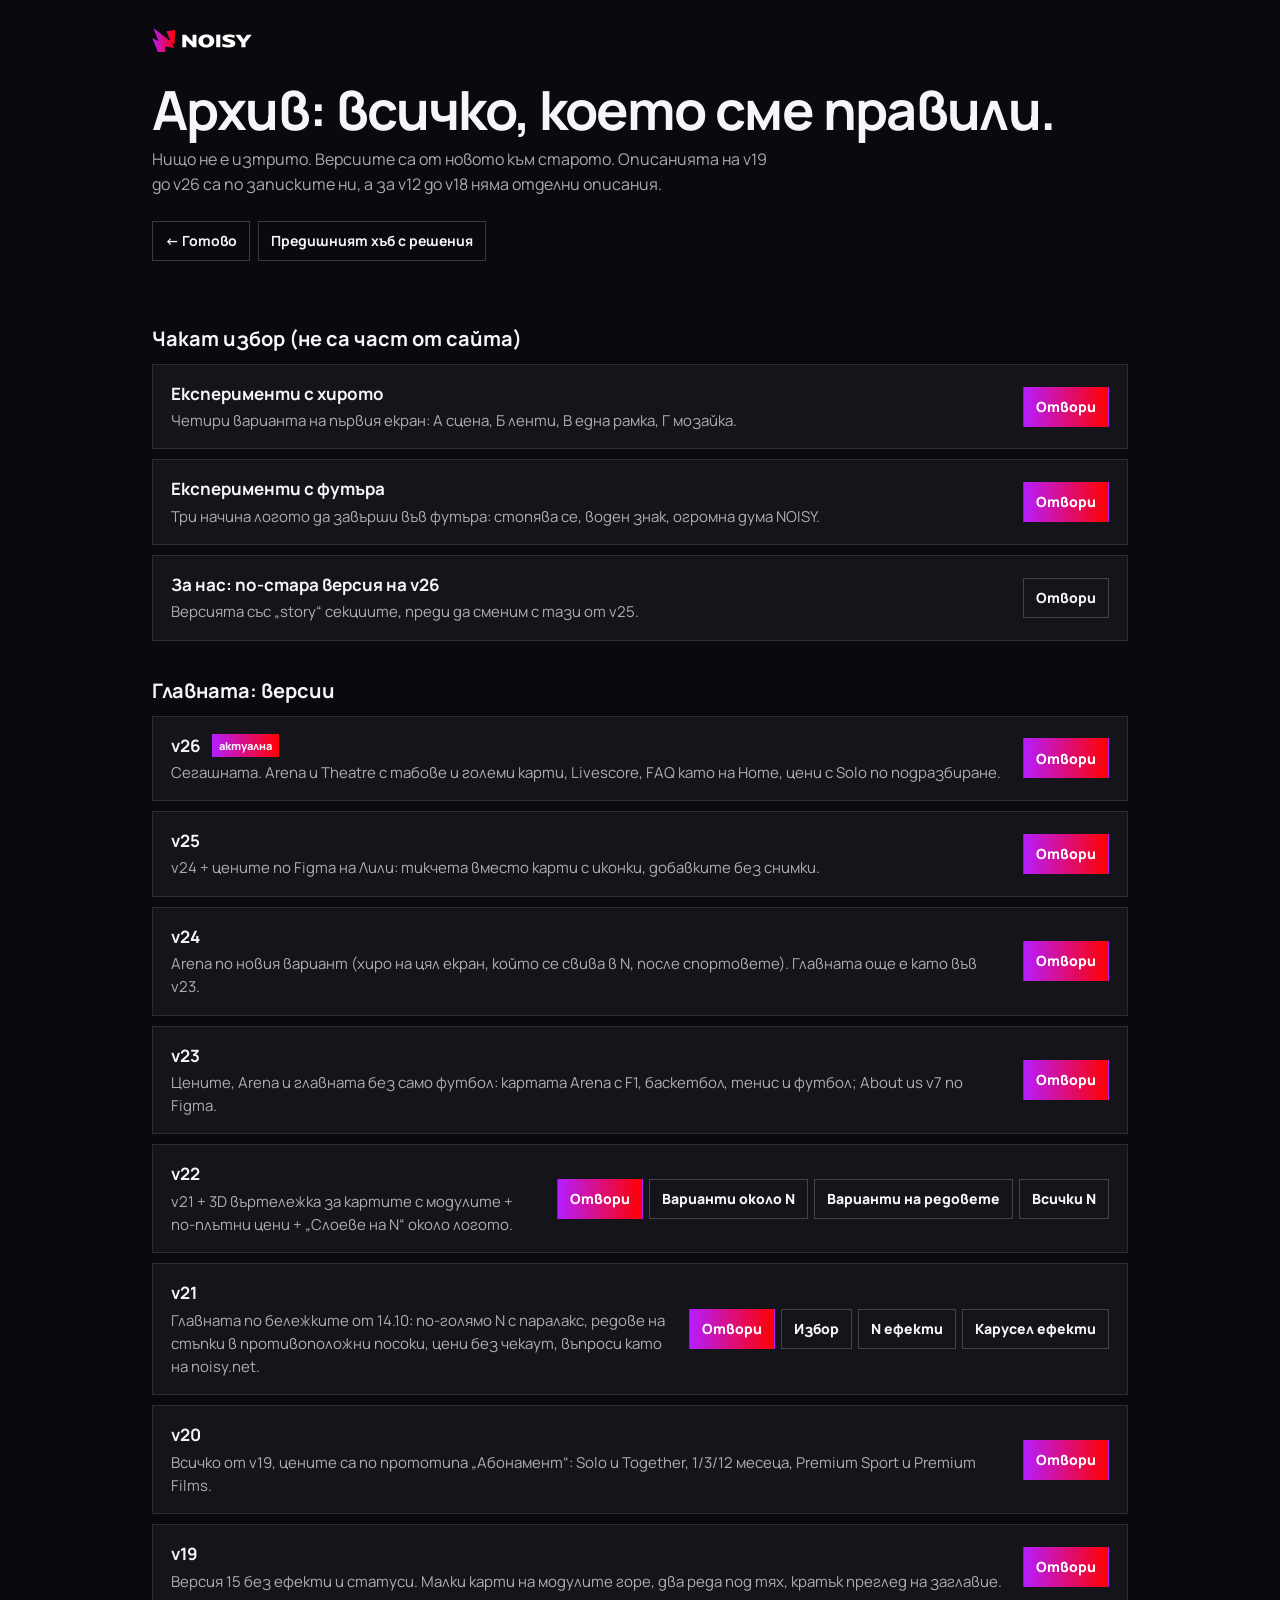
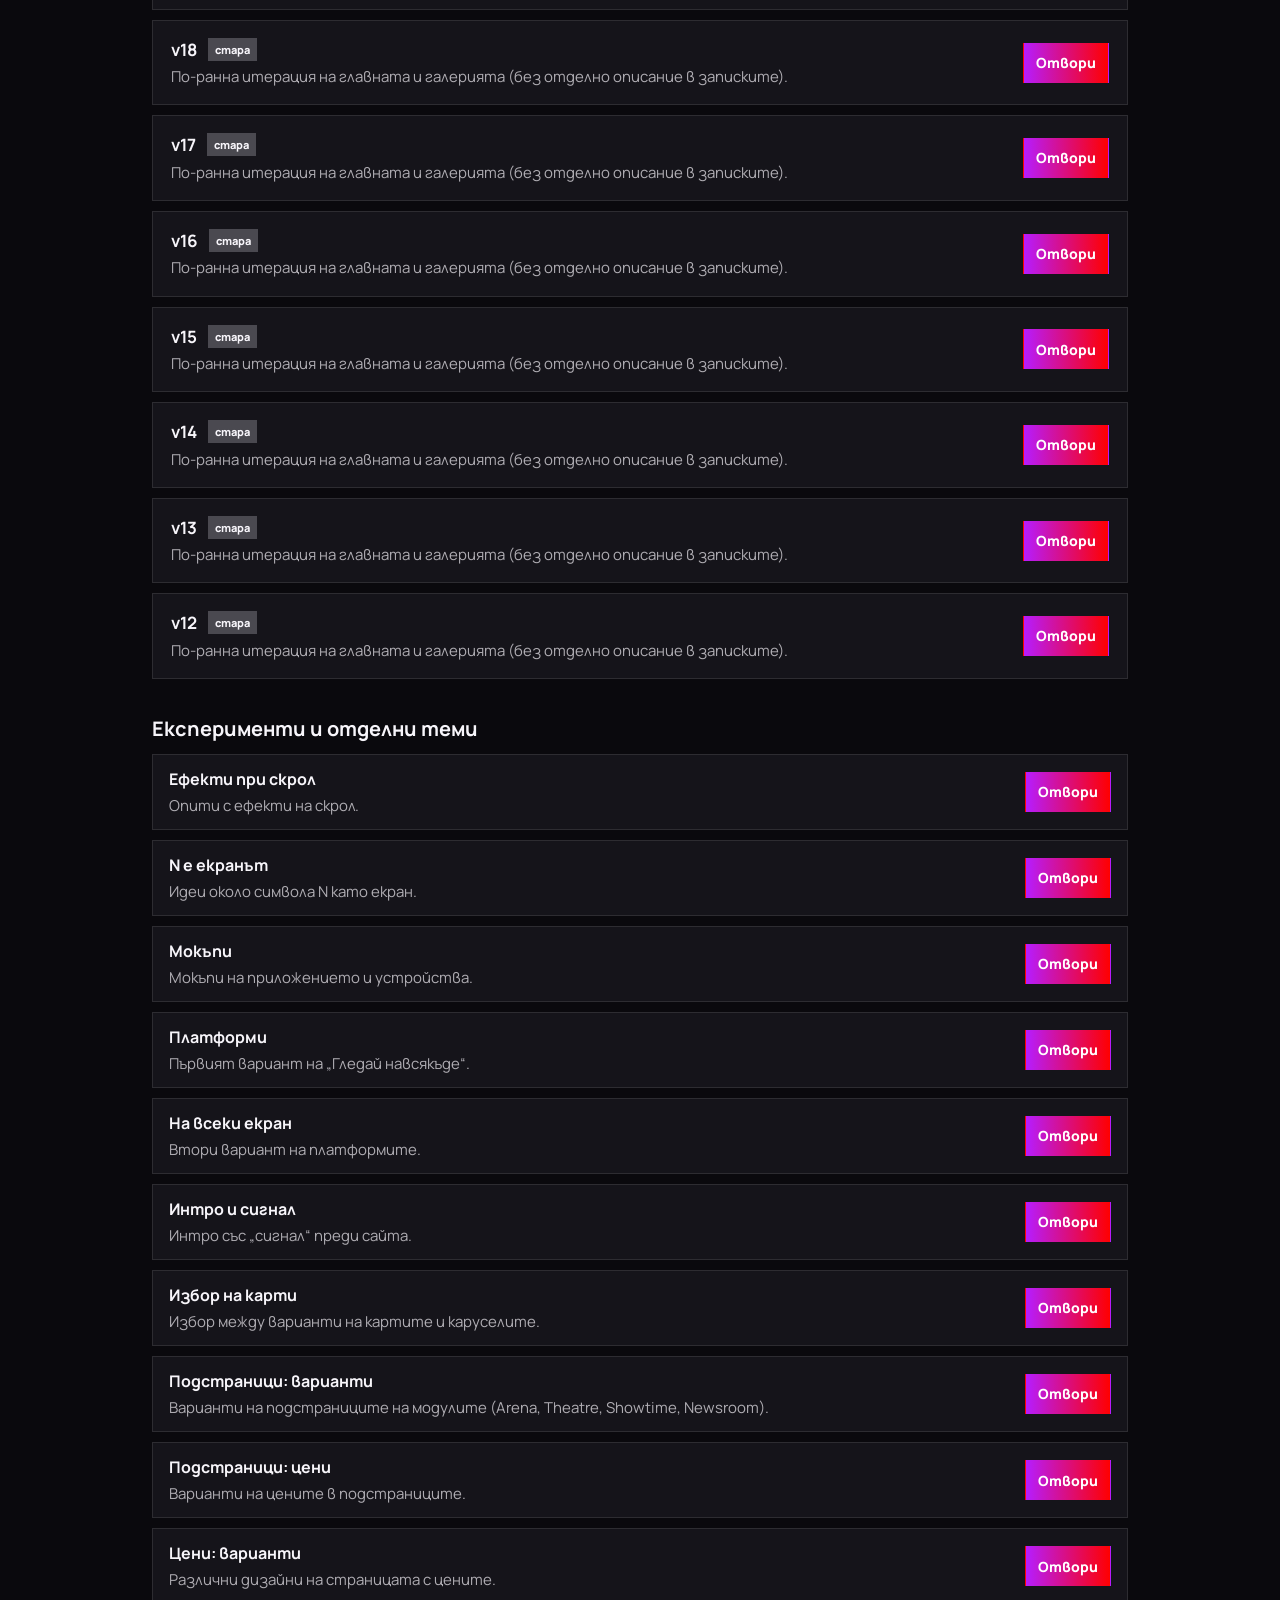
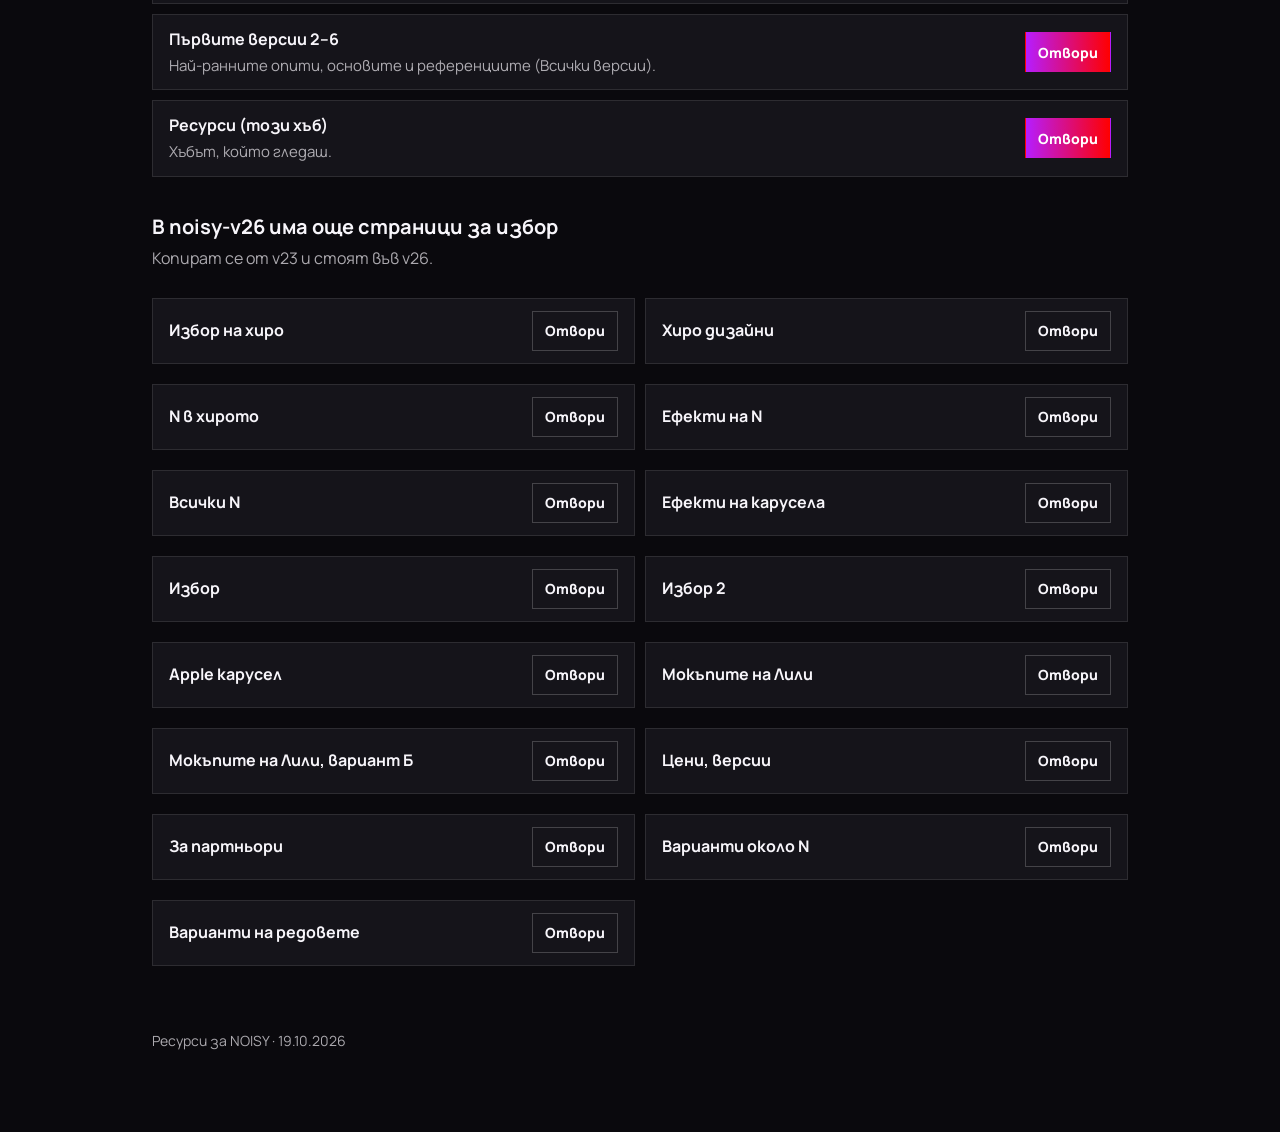
<file: arhiv.html>
<!doctype html>
<html lang="bg"><head><meta charset="utf-8"><meta name="viewport" content="width=device-width,initial-scale=1">
<title>NOISY · ресурси</title><meta name="robots" content="noindex,nofollow"><meta name="theme-color" content="#0A090D"><link rel="icon" type="image/svg+xml" href="assets/symbol.svg">
<link rel="preconnect" href="https://fonts.googleapis.com"><link rel="preconnect" href="https://fonts.gstatic.com" crossorigin><link href="https://fonts.googleapis.com/css2?family=Manrope:wght@400;500;600;700;800&family=Unbounded:wght@700&display=swap" rel="stylesheet">
<style>
:root{--bg:#0A090D;--card:#15141a;--ink:#F7F5FA;--mute:rgba(247,245,250,.68);--line:rgba(255,255,255,.1);--line2:rgba(255,255,255,.2);--spectrum:linear-gradient(90deg,#B61DFF,#CE13A8 33%,#FF0000);color-scheme:dark}
:root:not([data-theme="light"]){color-scheme:dark}
*{box-sizing:border-box}html{-webkit-text-size-adjust:100%;scroll-behavior:smooth}
body{margin:0;background:var(--bg);color:var(--ink);font:16px/1.55 Manrope,system-ui,sans-serif;-webkit-font-smoothing:antialiased}
a{color:inherit}.w{max-width:1040px;margin:0 auto;padding:0 16px}@media(min-width:768px){.w{padding:0 32px}}
header{padding:28px 0 8px}header img{height:24px}
h1{font-size:clamp(32px,5vw,54px);line-height:1.05;letter-spacing:-.03em;margin:22px 0 10px}
.lead{color:var(--mute);max-width:62ch;margin:0}
nav.toc{display:flex;flex-wrap:wrap;gap:8px;margin:24px 0 0}nav.toc a{text-decoration:none;font-size:14px;font-weight:700;padding:8px 12px;border:1px solid var(--line2)}nav.toc a:hover{background:#fff;color:#0A090D}
section{padding:56px 0 0}
h2{font-size:28px;letter-spacing:-.02em;margin:0 0 6px;display:flex;align-items:center;gap:12px}
h2 .n{display:grid;place-items:center;width:34px;height:34px;flex:none;background:var(--spectrum);font:700 14px Unbounded,sans-serif}
.sub{color:var(--mute);margin:0 0 18px;max-width:66ch}
.it{display:grid;gap:6px 18px;padding:16px 18px;background:var(--card);border:1px solid var(--line);margin-top:10px}
@media(min-width:760px){.it{grid-template-columns:1fr auto;align-items:center}}
.it b{font-size:17px}.it p{margin:2px 0 0;color:var(--mute);font-size:15px}
.it .go{display:flex;flex-wrap:wrap;gap:6px}
.it .go a{text-decoration:none;font-size:14px;font-weight:800;min-height:40px;display:inline-flex;align-items:center;padding:0 12px;border:1px solid var(--line2);white-space:nowrap}
.it .go a:hover{background:#fff;color:#0A090D}
.it.main{border-color:#CE13A8;box-shadow:0 0 0 1px #CE13A8}
.tag{display:inline-block;font-size:11px;font-weight:800;padding:3px 7px;margin-left:8px;vertical-align:2px;background:var(--spectrum)}
.tag.g{background:#1F7A4D}.tag.o{background:#8a5a00}.tag.x{background:#4a4950}
ul.k{margin:0;padding:0;list-style:none;display:grid;gap:8px}
ul.k li{padding:12px 16px;background:var(--card);border-left:3px solid #CE13A8}
ul.k li b{display:block}ul.k li span{color:var(--mute);font-size:15px}
ul.w2 li{border-left-color:#ffb020}
footer{padding:64px 0 80px;color:var(--mute);font-size:14px}
</style>
<style>
.sec{padding-top:48px}.it .go a.pri{background:var(--spectrum);border-color:transparent;color:#fff}
.grid2{display:grid;gap:10px}@media(min-width:760px){.grid2{grid-template-columns:1fr 1fr}}
.it.sm{padding:12px 16px}.it.sm b{font-size:16px}
details.ar{margin-top:10px;border:1px solid var(--line);background:var(--card)}details.ar summary{cursor:pointer;padding:16px 18px;font-weight:800;list-style:none}details.ar summary::-webkit-details-marker{display:none}
details.ar summary::after{content:"+";float:right;font-size:20px}details.ar[open] summary::after{content:"–"}details.ar .in{padding:0 18px 18px}
</style>
</head><body>
<header><div class="w"><img src="assets/logo.svg" alt="NOISY" width="100" height="24">
<h1>Архив: всичко, което сме правили.</h1>
<p class="lead">Нищо не е изтрито. Версиите са от новото към старото. Описанията на v19 до v26 са по записките ни, а за v12 до v18 няма отделни описания.</p>
<nav class="toc" aria-label="Съдържание"><a href="index.html">← Готово</a><a href="stari-hub.html">Предишният хъб с решения</a></nav></div></header>
<main class="w"><section class="sec" style="padding-top:20px"><h3 style="margin:34px 0 4px;font-size:20px">Чакат избор (не са част от сайта)</h3>
<div class="it"><div><b>Експерименти с хирото</b><p>Четири варианта на първия екран: А сцена, Б ленти, В една рамка, Г мозайка.</p></div><div class="go"><a class="pri" href="https://noisy-v26.vercel.app/hero-eksperimenti.html" target="_blank" rel="noopener">Отвори</a></div></div>
<div class="it"><div><b>Експерименти с футъра</b><p>Три начина логото да завърши във футъра: стопява се, воден знак, огромна дума NOISY.</p></div><div class="go"><a class="pri" href="https://noisy-v26.vercel.app/footer-eksperimenti.html" target="_blank" rel="noopener">Отвори</a></div></div>
<div class="it"><div><b>За нас: по-стара версия на v26</b><p>Версията със „story“ секциите, преди да сменим с тази от v25.</p></div><div class="go"><a href="https://noisy-v26.vercel.app/about-story-v26.html" target="_blank" rel="noopener">Отвори</a></div></div>
<h3 style="margin:34px 0 4px;font-size:20px">Главната: версии</h3><div class="it "><div><b>v26 <span class="tag main">актуална</span></b><p>Сегашната. Arena и Theatre с табове и големи карти, Livescore, FAQ като на Home, цени с Solo по подразбиране.</p></div><div class="go"><a class=pri href="https://noisy-v26.vercel.app/" target="_blank" rel="noopener">Отвори</a></div></div>
<div class="it "><div><b>v25</b><p>v24 + цените по Figma на Лили: тикчета вместо карти с иконки, добавките без снимки.</p></div><div class="go"><a class=pri href="https://noisy-v25.vercel.app/" target="_blank" rel="noopener">Отвори</a></div></div>
<div class="it "><div><b>v24</b><p>Arena по новия вариант (хиро на цял екран, който се свива в N, после спортовете). Главната още е като във v23.</p></div><div class="go"><a class=pri href="https://noisy-v24.vercel.app/" target="_blank" rel="noopener">Отвори</a></div></div>
<div class="it "><div><b>v23</b><p>Цените, Arena и главната без само футбол: картата Arena с F1, баскетбол, тенис и футбол; About us v7 по Figma.</p></div><div class="go"><a class=pri href="https://noisy-v23.vercel.app/" target="_blank" rel="noopener">Отвори</a></div></div>
<div class="it "><div><b>v22</b><p>v21 + 3D въртележка за картите с модулите + по-плътни цени + „Слоеве на N“ около логото.</p></div><div class="go"><a class=pri href="https://noisy-v22.vercel.app/" target="_blank" rel="noopener">Отвори</a><a href="https://noisy-v22.vercel.app/varianti-logo.html" target="_blank" rel="noopener">Варианти около N</a><a href="https://noisy-v22.vercel.app/varianti-redove.html" target="_blank" rel="noopener">Варианти на редовете</a><a href="https://noisy-v22.vercel.app/n-vsichki.html" target="_blank" rel="noopener">Всички N</a></div></div>
<div class="it "><div><b>v21</b><p>Главната по бележките от 14.10: по-голямо N с паралакс, редове на стъпки в противоположни посоки, цени без чекаут, въпроси като на noisy.net.</p></div><div class="go"><a class=pri href="https://noisy-v21.vercel.app/" target="_blank" rel="noopener">Отвори</a><a href="https://noisy-v21.vercel.app/izbor.html" target="_blank" rel="noopener">Избор</a><a href="https://noisy-v21.vercel.app/n-efekti.html" target="_blank" rel="noopener">N ефекти</a><a href="https://noisy-v21.vercel.app/karusel-efekti.html" target="_blank" rel="noopener">Карусел ефекти</a></div></div>
<div class="it "><div><b>v20</b><p>Всичко от v19, цените са по прототипа „Абонамент“: Solo и Together, 1/3/12 месеца, Premium Sport и Premium Films.</p></div><div class="go"><a class=pri href="https://noisy-v20.vercel.app/" target="_blank" rel="noopener">Отвори</a></div></div>
<div class="it "><div><b>v19</b><p>Версия 15 без ефекти и статуси. Малки карти на модулите горе, два реда под тях, кратък преглед на заглавие.</p></div><div class="go"><a class=pri href="https://noisy-v19.vercel.app/" target="_blank" rel="noopener">Отвори</a></div></div>
<div class="it "><div><b>v18 <span class="tag x">стара</span></b><p>По-ранна итерация на главната и галерията (без отделно описание в записките).</p></div><div class="go"><a class=pri href="https://noisy-v18.vercel.app/" target="_blank" rel="noopener">Отвори</a></div></div>
<div class="it "><div><b>v17 <span class="tag x">стара</span></b><p>По-ранна итерация на главната и галерията (без отделно описание в записките).</p></div><div class="go"><a class=pri href="https://noisy-v17.vercel.app/" target="_blank" rel="noopener">Отвори</a></div></div>
<div class="it "><div><b>v16 <span class="tag x">стара</span></b><p>По-ранна итерация на главната и галерията (без отделно описание в записките).</p></div><div class="go"><a class=pri href="https://noisy-v16.vercel.app/" target="_blank" rel="noopener">Отвори</a></div></div>
<div class="it "><div><b>v15 <span class="tag x">стара</span></b><p>По-ранна итерация на главната и галерията (без отделно описание в записките).</p></div><div class="go"><a class=pri href="https://noisy-v15.vercel.app/" target="_blank" rel="noopener">Отвори</a></div></div>
<div class="it "><div><b>v14 <span class="tag x">стара</span></b><p>По-ранна итерация на главната и галерията (без отделно описание в записките).</p></div><div class="go"><a class=pri href="https://noisy-v14.vercel.app/" target="_blank" rel="noopener">Отвори</a></div></div>
<div class="it "><div><b>v13 <span class="tag x">стара</span></b><p>По-ранна итерация на главната и галерията (без отделно описание в записките).</p></div><div class="go"><a class=pri href="https://noisy-v13.vercel.app/" target="_blank" rel="noopener">Отвори</a></div></div>
<div class="it "><div><b>v12 <span class="tag x">стара</span></b><p>По-ранна итерация на главната и галерията (без отделно описание в записките).</p></div><div class="go"><a class=pri href="https://noisy-v12.vercel.app/" target="_blank" rel="noopener">Отвори</a></div></div>
<h3 style="margin:34px 0 4px;font-size:20px">Експерименти и отделни теми</h3><div class="it sm"><div><b>Ефекти при скрол</b><p>Опити с ефекти на скрол.</p></div><div class="go"><a class=pri href="https://noisy-effects.vercel.app/" target="_blank" rel="noopener">Отвори</a></div></div>
<div class="it sm"><div><b>N е екранът</b><p>Идеи около символа N като екран.</p></div><div class="go"><a class=pri href="https://noisy-n.vercel.app/" target="_blank" rel="noopener">Отвори</a></div></div>
<div class="it sm"><div><b>Мокъпи</b><p>Мокъпи на приложението и устройства.</p></div><div class="go"><a class=pri href="https://noisy-mokapi.vercel.app/" target="_blank" rel="noopener">Отвори</a></div></div>
<div class="it sm"><div><b>Платформи</b><p>Първият вариант на „Гледай навсякъде“.</p></div><div class="go"><a class=pri href="https://noisy-platformi.vercel.app/" target="_blank" rel="noopener">Отвори</a></div></div>
<div class="it sm"><div><b>На всеки екран</b><p>Втори вариант на платформите.</p></div><div class="go"><a class=pri href="https://noisy-platformi-2.vercel.app/" target="_blank" rel="noopener">Отвори</a></div></div>
<div class="it sm"><div><b>Интро и сигнал</b><p>Интро със „сигнал“ преди сайта.</p></div><div class="go"><a class=pri href="https://noisy-signal.vercel.app/" target="_blank" rel="noopener">Отвори</a></div></div>
<div class="it sm"><div><b>Избор на карти</b><p>Избор между варианти на картите и каруселите.</p></div><div class="go"><a class=pri href="https://noisy-hl-izbor.vercel.app/" target="_blank" rel="noopener">Отвори</a></div></div>
<div class="it sm"><div><b>Подстраници: варианти</b><p>Варианти на подстраниците на модулите (Arena, Theatre, Showtime, Newsroom).</p></div><div class="go"><a class=pri href="https://noisy-sub-izbor.vercel.app/" target="_blank" rel="noopener">Отвори</a></div></div>
<div class="it sm"><div><b>Подстраници: цени</b><p>Варианти на цените в подстраниците.</p></div><div class="go"><a class=pri href="https://noisy-sub-ceni.vercel.app/" target="_blank" rel="noopener">Отвори</a></div></div>
<div class="it sm"><div><b>Цени: варианти</b><p>Различни дизайни на страницата с цените.</p></div><div class="go"><a class=pri href="https://noisy-ceni-varianti.vercel.app/" target="_blank" rel="noopener">Отвори</a></div></div>
<div class="it sm"><div><b>Първите версии 2–6</b><p>Най-ранните опити, основите и референциите (Всички версии).</p></div><div class="go"><a class=pri href="https://noisy-marketing.vercel.app/" target="_blank" rel="noopener">Отвори</a></div></div>
<div class="it sm"><div><b>Ресурси (този хъб)</b><p>Хъбът, който гледаш.</p></div><div class="go"><a class=pri href="https://noisy-hub.vercel.app/" target="_blank" rel="noopener">Отвори</a></div></div>
<h3 style="margin:34px 0 4px;font-size:20px">В noisy-v26 има още страници за избор</h3><p class="sub">Копират се от v23 и стоят във v26.</p><div class="grid2"><div class="it sm"><div><b>Избор на хиро</b><p></p></div><div class="go"><a href="https://noisy-v26.vercel.app/hero-izbor.html" target="_blank" rel="noopener">Отвори</a></div></div>
<div class="it sm"><div><b>Хиро дизайни</b><p></p></div><div class="go"><a href="https://noisy-v26.vercel.app/hiro-dizaini.html" target="_blank" rel="noopener">Отвори</a></div></div>
<div class="it sm"><div><b>N в хирото</b><p></p></div><div class="go"><a href="https://noisy-v26.vercel.app/hero-n.html" target="_blank" rel="noopener">Отвори</a></div></div>
<div class="it sm"><div><b>Ефекти на N</b><p></p></div><div class="go"><a href="https://noisy-v26.vercel.app/n-efekti.html" target="_blank" rel="noopener">Отвори</a></div></div>
<div class="it sm"><div><b>Всички N</b><p></p></div><div class="go"><a href="https://noisy-v26.vercel.app/n-vsichki.html" target="_blank" rel="noopener">Отвори</a></div></div>
<div class="it sm"><div><b>Ефекти на карусела</b><p></p></div><div class="go"><a href="https://noisy-v26.vercel.app/karusel-efekti.html" target="_blank" rel="noopener">Отвори</a></div></div>
<div class="it sm"><div><b>Избор</b><p></p></div><div class="go"><a href="https://noisy-v26.vercel.app/izbor.html" target="_blank" rel="noopener">Отвори</a></div></div>
<div class="it sm"><div><b>Избор 2</b><p></p></div><div class="go"><a href="https://noisy-v26.vercel.app/izbor-2.html" target="_blank" rel="noopener">Отвори</a></div></div>
<div class="it sm"><div><b>Apple карусел</b><p></p></div><div class="go"><a href="https://noisy-v26.vercel.app/apple-karusel.html" target="_blank" rel="noopener">Отвори</a></div></div>
<div class="it sm"><div><b>Мокъпите на Лили</b><p></p></div><div class="go"><a href="https://noisy-v26.vercel.app/apple-karusel-lili.html" target="_blank" rel="noopener">Отвори</a></div></div>
<div class="it sm"><div><b>Мокъпите на Лили, вариант Б</b><p></p></div><div class="go"><a href="https://noisy-v26.vercel.app/apple-karusel-lili-b.html" target="_blank" rel="noopener">Отвори</a></div></div>
<div class="it sm"><div><b>Цени, версии</b><p></p></div><div class="go"><a href="https://noisy-v26.vercel.app/ceni-versii.html" target="_blank" rel="noopener">Отвори</a></div></div>
<div class="it sm"><div><b>За партньори</b><p></p></div><div class="go"><a href="https://noisy-v26.vercel.app/partnyori.html" target="_blank" rel="noopener">Отвори</a></div></div>
<div class="it sm"><div><b>Варианти около N</b><p></p></div><div class="go"><a href="https://noisy-v26.vercel.app/varianti-logo.html" target="_blank" rel="noopener">Отвори</a></div></div>
<div class="it sm"><div><b>Варианти на редовете</b><p></p></div><div class="go"><a href="https://noisy-v26.vercel.app/varianti-redove.html" target="_blank" rel="noopener">Отвори</a></div></div>
</div></section></main>
<footer><div class="w">Ресурси за NOISY · 19.10.2026</div></footer></body></html>
</file>
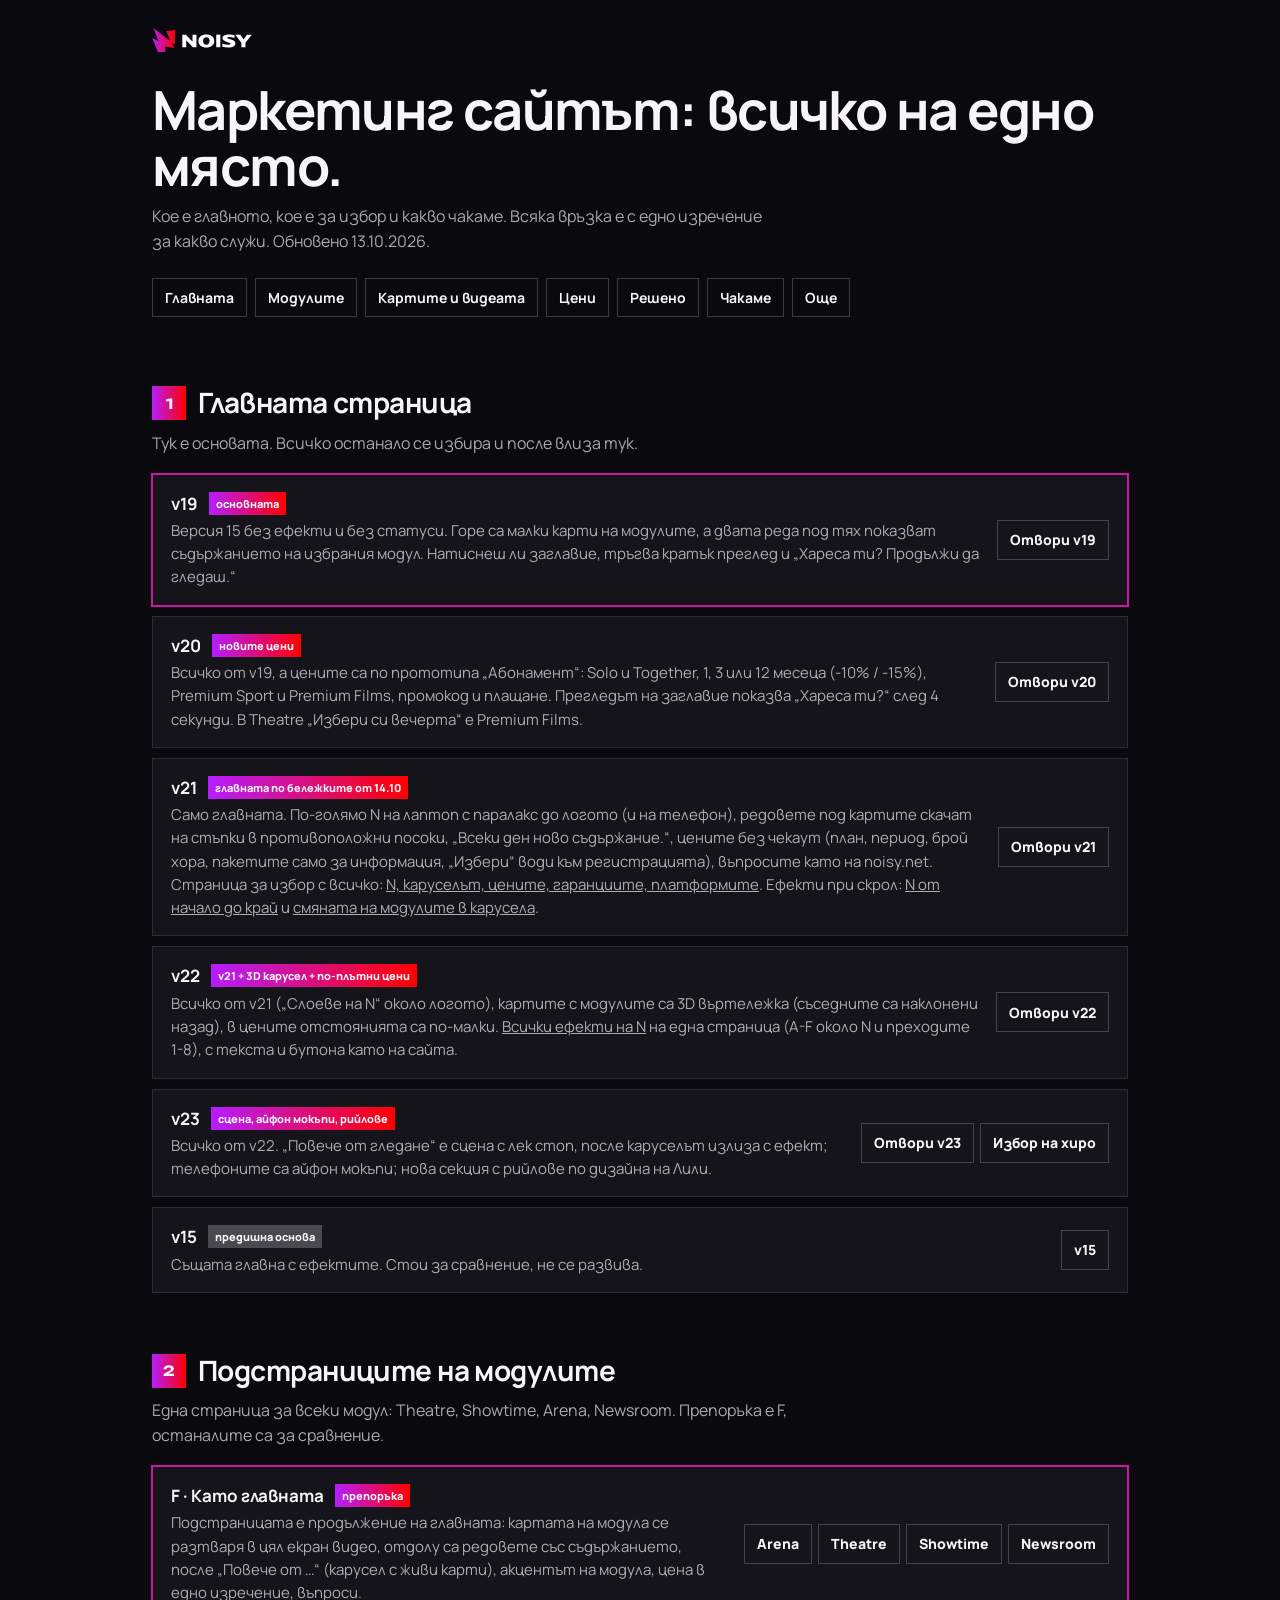
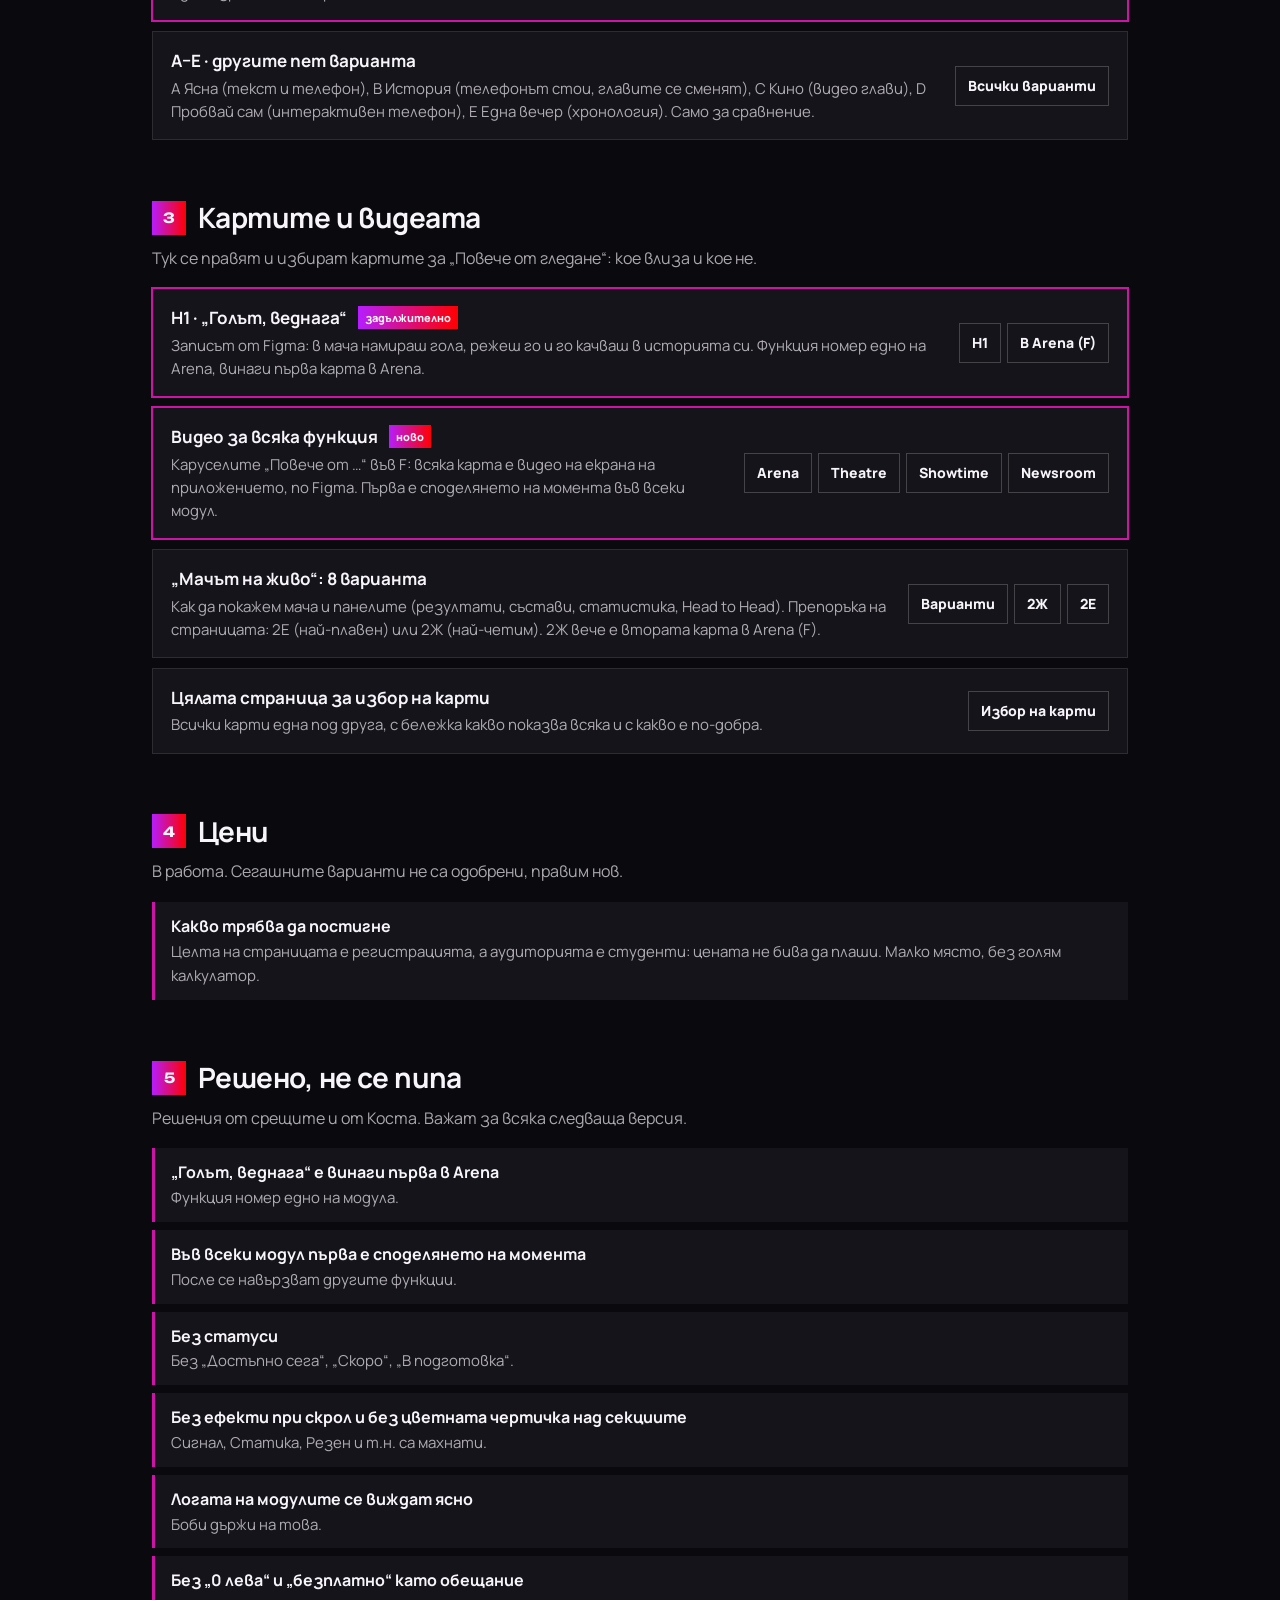
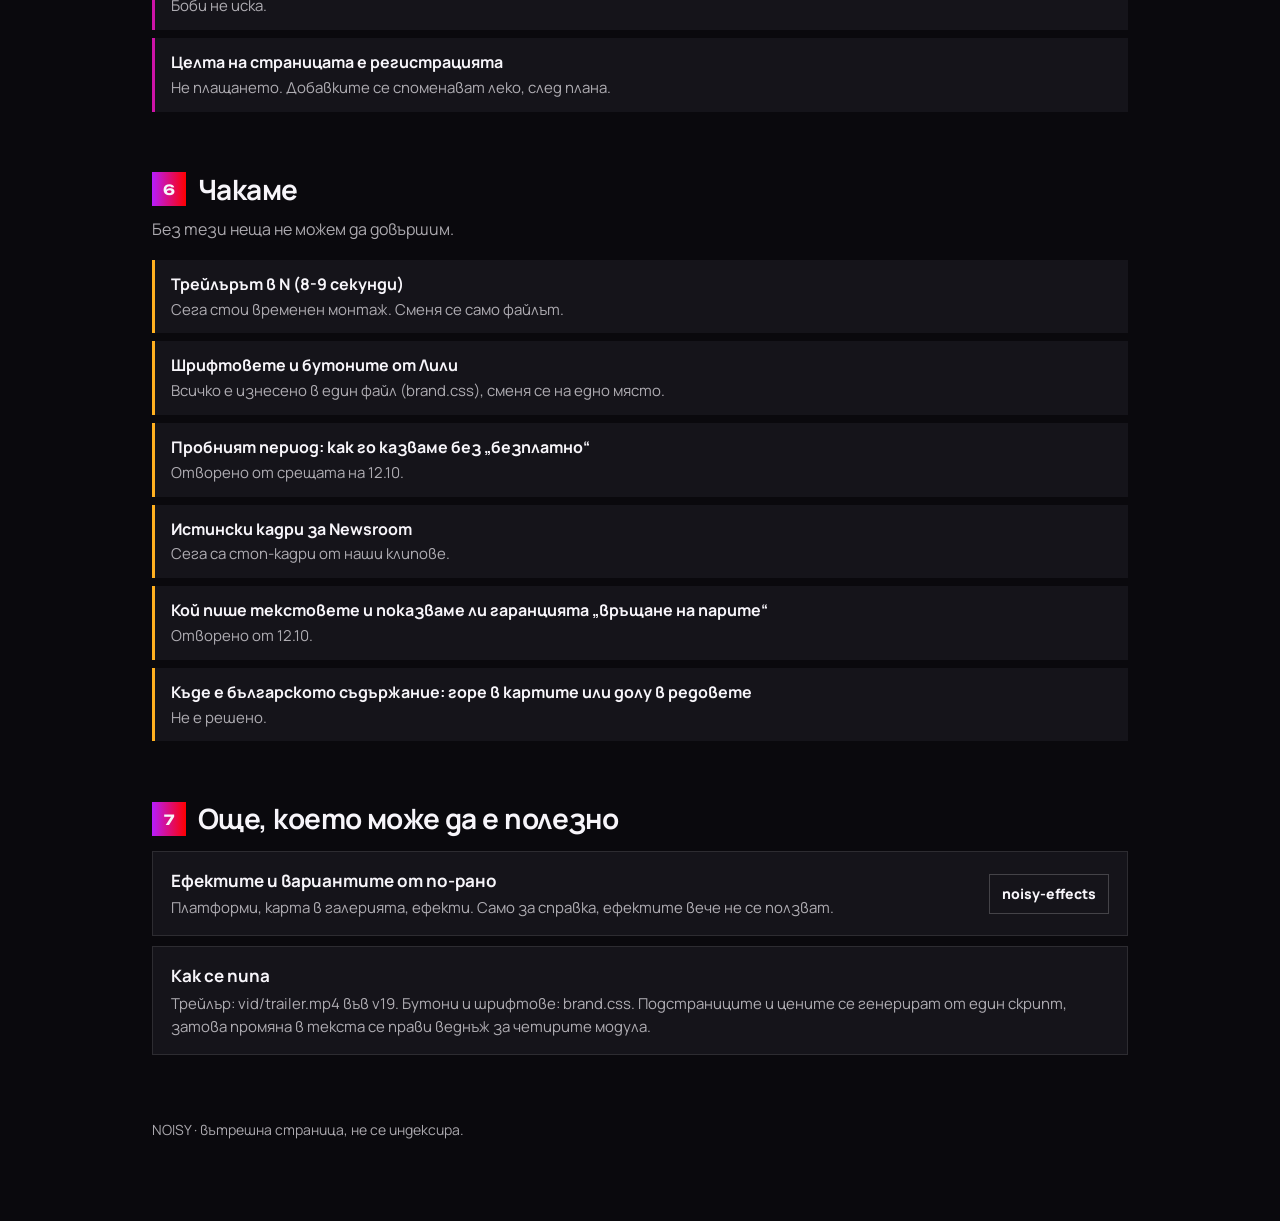
<file: stari-hub.html>
<!doctype html>
<html lang="bg"><head><meta charset="utf-8"><meta name="viewport" content="width=device-width,initial-scale=1">
<title>NOISY · всичко на едно място</title><meta name="robots" content="noindex,nofollow"><meta name="theme-color" content="#0A090D"><link rel="icon" type="image/svg+xml" href="assets/symbol.svg">
<link rel="preconnect" href="https://fonts.googleapis.com"><link rel="preconnect" href="https://fonts.gstatic.com" crossorigin><link href="https://fonts.googleapis.com/css2?family=Manrope:wght@400;500;600;700;800&family=Unbounded:wght@700&display=swap" rel="stylesheet">
<style>
:root{--bg:#0A090D;--card:#15141a;--ink:#F7F5FA;--mute:rgba(247,245,250,.68);--line:rgba(255,255,255,.1);--line2:rgba(255,255,255,.2);--spectrum:linear-gradient(90deg,#B61DFF,#CE13A8 33%,#FF0000);color-scheme:dark}
:root:not([data-theme="light"]){color-scheme:dark}
*{box-sizing:border-box}html{-webkit-text-size-adjust:100%;scroll-behavior:smooth}
body{margin:0;background:var(--bg);color:var(--ink);font:16px/1.55 Manrope,system-ui,sans-serif;-webkit-font-smoothing:antialiased}
a{color:inherit}.w{max-width:1040px;margin:0 auto;padding:0 16px}@media(min-width:768px){.w{padding:0 32px}}
header{padding:28px 0 8px}header img{height:24px}
h1{font-size:clamp(32px,5vw,54px);line-height:1.05;letter-spacing:-.03em;margin:22px 0 10px}
.lead{color:var(--mute);max-width:62ch;margin:0}
nav.toc{display:flex;flex-wrap:wrap;gap:8px;margin:24px 0 0}nav.toc a{text-decoration:none;font-size:14px;font-weight:700;padding:8px 12px;border:1px solid var(--line2)}nav.toc a:hover{background:#fff;color:#0A090D}
section{padding:56px 0 0}
h2{font-size:28px;letter-spacing:-.02em;margin:0 0 6px;display:flex;align-items:center;gap:12px}
h2 .n{display:grid;place-items:center;width:34px;height:34px;flex:none;background:var(--spectrum);font:700 14px Unbounded,sans-serif}
.sub{color:var(--mute);margin:0 0 18px;max-width:66ch}
.it{display:grid;gap:6px 18px;padding:16px 18px;background:var(--card);border:1px solid var(--line);margin-top:10px}
@media(min-width:760px){.it{grid-template-columns:1fr auto;align-items:center}}
.it b{font-size:17px}.it p{margin:2px 0 0;color:var(--mute);font-size:15px}
.it .go{display:flex;flex-wrap:wrap;gap:6px}
.it .go a{text-decoration:none;font-size:14px;font-weight:800;min-height:40px;display:inline-flex;align-items:center;padding:0 12px;border:1px solid var(--line2);white-space:nowrap}
.it .go a:hover{background:#fff;color:#0A090D}
.it.main{border-color:#CE13A8;box-shadow:0 0 0 1px #CE13A8}
.tag{display:inline-block;font-size:11px;font-weight:800;padding:3px 7px;margin-left:8px;vertical-align:2px;background:var(--spectrum)}
.tag.g{background:#1F7A4D}.tag.o{background:#8a5a00}.tag.x{background:#4a4950}
ul.k{margin:0;padding:0;list-style:none;display:grid;gap:8px}
ul.k li{padding:12px 16px;background:var(--card);border-left:3px solid #CE13A8}
ul.k li b{display:block}ul.k li span{color:var(--mute);font-size:15px}
ul.w2 li{border-left-color:#ffb020}
footer{padding:64px 0 80px;color:var(--mute);font-size:14px}
</style></head><body>
<header><div class="w"><img src="assets/logo.svg" alt="NOISY" width="100" height="24">
<h1>Маркетинг сайтът: всичко на едно място.</h1>
<p class="lead">Кое е главното, кое е за избор и какво чакаме. Всяка връзка е с едно изречение за какво служи. Обновено 13.10.2026.</p>
<nav class="toc" aria-label="Съдържание"><a href="#glavna">Главната</a><a href="#moduli">Модулите</a><a href="#karti">Картите и видеата</a><a href="#ceni">Цени</a><a href="#resheno">Решено</a><a href="#chakame">Чакаме</a><a href="#drugo">Още</a></nav>
</div></header>
<main class="w">

<section id="glavna"><h2><span class="n">1</span>Главната страница</h2><p class="sub">Тук е основата. Всичко останало се избира и после влиза тук.</p>
 <div class="it main"><div><b>v19 <span class="tag">основната</span></b><p>Версия 15 без ефекти и без статуси. Горе са малки карти на модулите, а двата реда под тях показват съдържанието на избрания модул. Натиснеш ли заглавие, тръгва кратък преглед и „Хареса ти? Продължи да гледаш.“</p></div><div class="go"><a href="https://noisy-v19.vercel.app/">Отвори v19</a></div></div>
 <div class="it"><div><b>v20 <span class="tag">новите цени</span></b><p>Всичко от v19, а цените са по прототипа „Абонамент“: Solo и Together, 1, 3 или 12 месеца (-10% / -15%), Premium Sport и Premium Films, промокод и плащане. Прегледът на заглавие показва „Хареса ти?“ след 4 секунди. В Theatre „Избери си вечерта“ е Premium Films.</p></div><div class="go"><a href="https://noisy-v20.vercel.app/">Отвори v20</a></div></div>
 <div class="it"><div><b>v21 <span class="tag">главната по бележките от 14.10</span></b><p>Само главната. По-голямо N на лаптоп с паралакс до логото (и на телефон), редовете под картите скачат на стъпки в противоположни посоки, „Всеки ден ново съдържание.“, цените без чекаут (план, период, брой хора, пакетите само за информация, „Избери“ води към регистрацията), въпросите като на noisy.net. Страница за избор с всичко: <a href="https://noisy-v21.vercel.app/izbor.html">N, каруселът, цените, гаранциите, платформите</a>. Ефекти при скрол: <a href="https://noisy-v21.vercel.app/n-efekti.html">N от начало до край</a> и <a href="https://noisy-v21.vercel.app/karusel-efekti.html">смяната на модулите в карусела</a>.</p></div><div class="go"><a href="https://noisy-v21.vercel.app/">Отвори v21</a></div></div>
 <div class="it"><div><b>v22 <span class="tag">v21 + 3D карусел + по-плътни цени</span></b><p>Всичко от v21 („Слоеве на N“ около логото), картите с модулите са 3D въртележка (съседните са наклонени назад), в цените отстоянията са по-малки. <a href="https://noisy-v22.vercel.app/n-vsichki.html">Всички ефекти на N</a> на една страница (A-F около N и преходите 1-8), с текста и бутона като на сайта.</p></div><div class="go"><a href="https://noisy-v22.vercel.app/">Отвори v22</a></div></div>
 <div class="it"><div><b>v23 <span class="tag">сцена, айфон мокъпи, рийлове</span></b><p>Всичко от v22. „Повече от гледане“ е сцена с лек стоп, после каруселът излиза с ефект; телефоните са айфон мокъпи; нова секция с рийлове по дизайна на Лили.</p></div><div class="go"><a href="https://noisy-v23.vercel.app/">Отвори v23</a> <a href="https://noisy-v23.vercel.app/hero-izbor.html">Избор на хиро</a></div></div>
 <div class="it"><div><b>v15 <span class="tag x">предишна основа</span></b><p>Същата главна с ефектите. Стои за сравнение, не се развива.</p></div><div class="go"><a href="https://noisy-v15.vercel.app/">v15</a></div></div>
</section>

<section id="moduli"><h2><span class="n">2</span>Подстраниците на модулите</h2><p class="sub">Една страница за всеки модул: Theatre, Showtime, Arena, Newsroom. Препоръка е F, останалите са за сравнение.</p>
 <div class="it main"><div><b>F · Като главната <span class="tag">препоръка</span></b><p>Подстраницата е продължение на главната: картата на модула се разтваря в цял екран видео, отдолу са редовете със съдържанието, после „Повече от …“ (карусел с живи карти), акцентът на модула, цена в едно изречение, въпроси.</p></div><div class="go"><a href="https://noisy-sub-izbor.vercel.app/f-arena.html">Arena</a><a href="https://noisy-sub-izbor.vercel.app/f-theatre.html">Theatre</a><a href="https://noisy-sub-izbor.vercel.app/f-showtime.html">Showtime</a><a href="https://noisy-sub-izbor.vercel.app/f-newsroom.html">Newsroom</a></div></div>
 <div class="it"><div><b>A–E · другите пет варианта</b><p>A Ясна (текст и телефон), B История (телефонът стои, главите се сменят), C Кино (видео глави), D Пробвай сам (интерактивен телефон), E Една вечер (хронология). Само за сравнение.</p></div><div class="go"><a href="https://noisy-sub-izbor.vercel.app/">Всички варианти</a></div></div>
</section>

<section id="karti"><h2><span class="n">3</span>Картите и видеата</h2><p class="sub">Тук се правят и избират картите за „Повече от гледане“: кое влиза и кое не.</p>
 <div class="it main"><div><b>Н1 · „Голът, веднага“ <span class="tag">задължително</span></b><p>Записът от Figma: в мача намираш гола, режеш го и го качваш в историята си. Функция номер едно на Arena, винаги първа карта в Arena.</p></div><div class="go"><a href="https://noisy-hl-izbor.vercel.app/#v-n1">Н1</a><a href="https://noisy-sub-izbor.vercel.app/f-arena.html#kak">В Arena (F)</a></div></div>
 <div class="it main"><div><b>Видео за всяка функция <span class="tag">ново</span></b><p>Каруселите „Повече от …“ във F: всяка карта е видео на екрана на приложението, по Figma. Първа е споделянето на момента във всеки модул.</p></div><div class="go"><a href="https://noisy-sub-izbor.vercel.app/f-arena.html#kak">Arena</a><a href="https://noisy-sub-izbor.vercel.app/f-theatre.html#kak">Theatre</a><a href="https://noisy-sub-izbor.vercel.app/f-showtime.html#kak">Showtime</a><a href="https://noisy-sub-izbor.vercel.app/f-newsroom.html#kak">Newsroom</a></div></div>
 <div class="it"><div><b>„Мачът на живо“: 8 варианта</b><p>Как да покажем мача и панелите (резултати, състави, статистика, Head to Head). Препоръка на страницата: 2Е (най-плавен) или 2Ж (най-четим). 2Ж вече е втората карта в Arena (F).</p></div><div class="go"><a href="https://noisy-hl-izbor.vercel.app/#k2">Варианти</a><a href="https://noisy-hl-izbor.vercel.app/#v-2z">2Ж</a><a href="https://noisy-hl-izbor.vercel.app/#v-2e">2Е</a></div></div>
 <div class="it"><div><b>Цялата страница за избор на карти</b><p>Всички карти една под друга, с бележка какво показва всяка и с какво е по-добра.</p></div><div class="go"><a href="https://noisy-hl-izbor.vercel.app/">Избор на карти</a></div></div>
</section>

<section id="ceni"><h2><span class="n">4</span>Цени</h2><p class="sub">В работа. Сегашните варианти не са одобрени, правим нов.</p>
 <ul class="k"><li><b>Какво трябва да постигне</b><span>Целта на страницата е регистрацията, а аудиторията е студенти: цената не бива да плаши. Малко място, без голям калкулатор.</span></li></ul>
</section>

<section id="resheno"><h2><span class="n">5</span>Решено, не се пипа</h2><p class="sub">Решения от срещите и от Коста. Важат за всяка следваща версия.</p>
 <ul class="k">
  <li><b>„Голът, веднага“ е винаги първа в Arena</b><span>Функция номер едно на модула.</span></li>
  <li><b>Във всеки модул първа е споделянето на момента</b><span>После се навързват другите функции.</span></li>
  <li><b>Без статуси</b><span>Без „Достъпно сега“, „Скоро“, „В подготовка“.</span></li>
  <li><b>Без ефекти при скрол и без цветната чертичка над секциите</b><span>Сигнал, Статика, Резен и т.н. са махнати.</span></li>
  <li><b>Логата на модулите се виждат ясно</b><span>Боби държи на това.</span></li>
  <li><b>Без „0 лева“ и „безплатно“ като обещание</b><span>Боби не иска.</span></li>
  <li><b>Целта на страницата е регистрацията</b><span>Не плащането. Добавките се споменават леко, след плана.</span></li>
 </ul>
</section>

<section id="chakame"><h2><span class="n">6</span>Чакаме</h2><p class="sub">Без тези неща не можем да довършим.</p>
 <ul class="k w2">
  <li><b>Трейлърът в N (8-9 секунди)</b><span>Сега стои временен монтаж. Сменя се само файлът.</span></li>
  <li><b>Шрифтовете и бутоните от Лили</b><span>Всичко е изнесено в един файл (brand.css), сменя се на едно място.</span></li>
  <li><b>Пробният период: как го казваме без „безплатно“</b><span>Отворено от срещата на 12.10.</span></li>
  <li><b>Истински кадри за Newsroom</b><span>Сега са стоп-кадри от наши клипове.</span></li>
  <li><b>Кой пише текстовете и показваме ли гаранцията „връщане на парите“</b><span>Отворено от 12.10.</span></li>
  <li><b>Къде е българското съдържание: горе в картите или долу в редовете</b><span>Не е решено.</span></li>
 </ul>
</section>

<section id="drugo"><h2><span class="n">7</span>Още, което може да е полезно</h2>
 <div class="it"><div><b>Ефектите и вариантите от по-рано</b><p>Платформи, карта в галерията, ефекти. Само за справка, ефектите вече не се ползват.</p></div><div class="go"><a href="https://noisy-effects.vercel.app/">noisy-effects</a></div></div>
 <div class="it"><div><b>Как се пипа</b><p>Трейлър: vid/trailer.mp4 във v19. Бутони и шрифтове: brand.css. Подстраниците и цените се генерират от един скрипт, затова промяна в текста се прави веднъж за четирите модула.</p></div></div>
</section>
</main>
<footer><div class="w">NOISY · вътрешна страница, не се индексира.</div></footer>
</body></html>
</file>
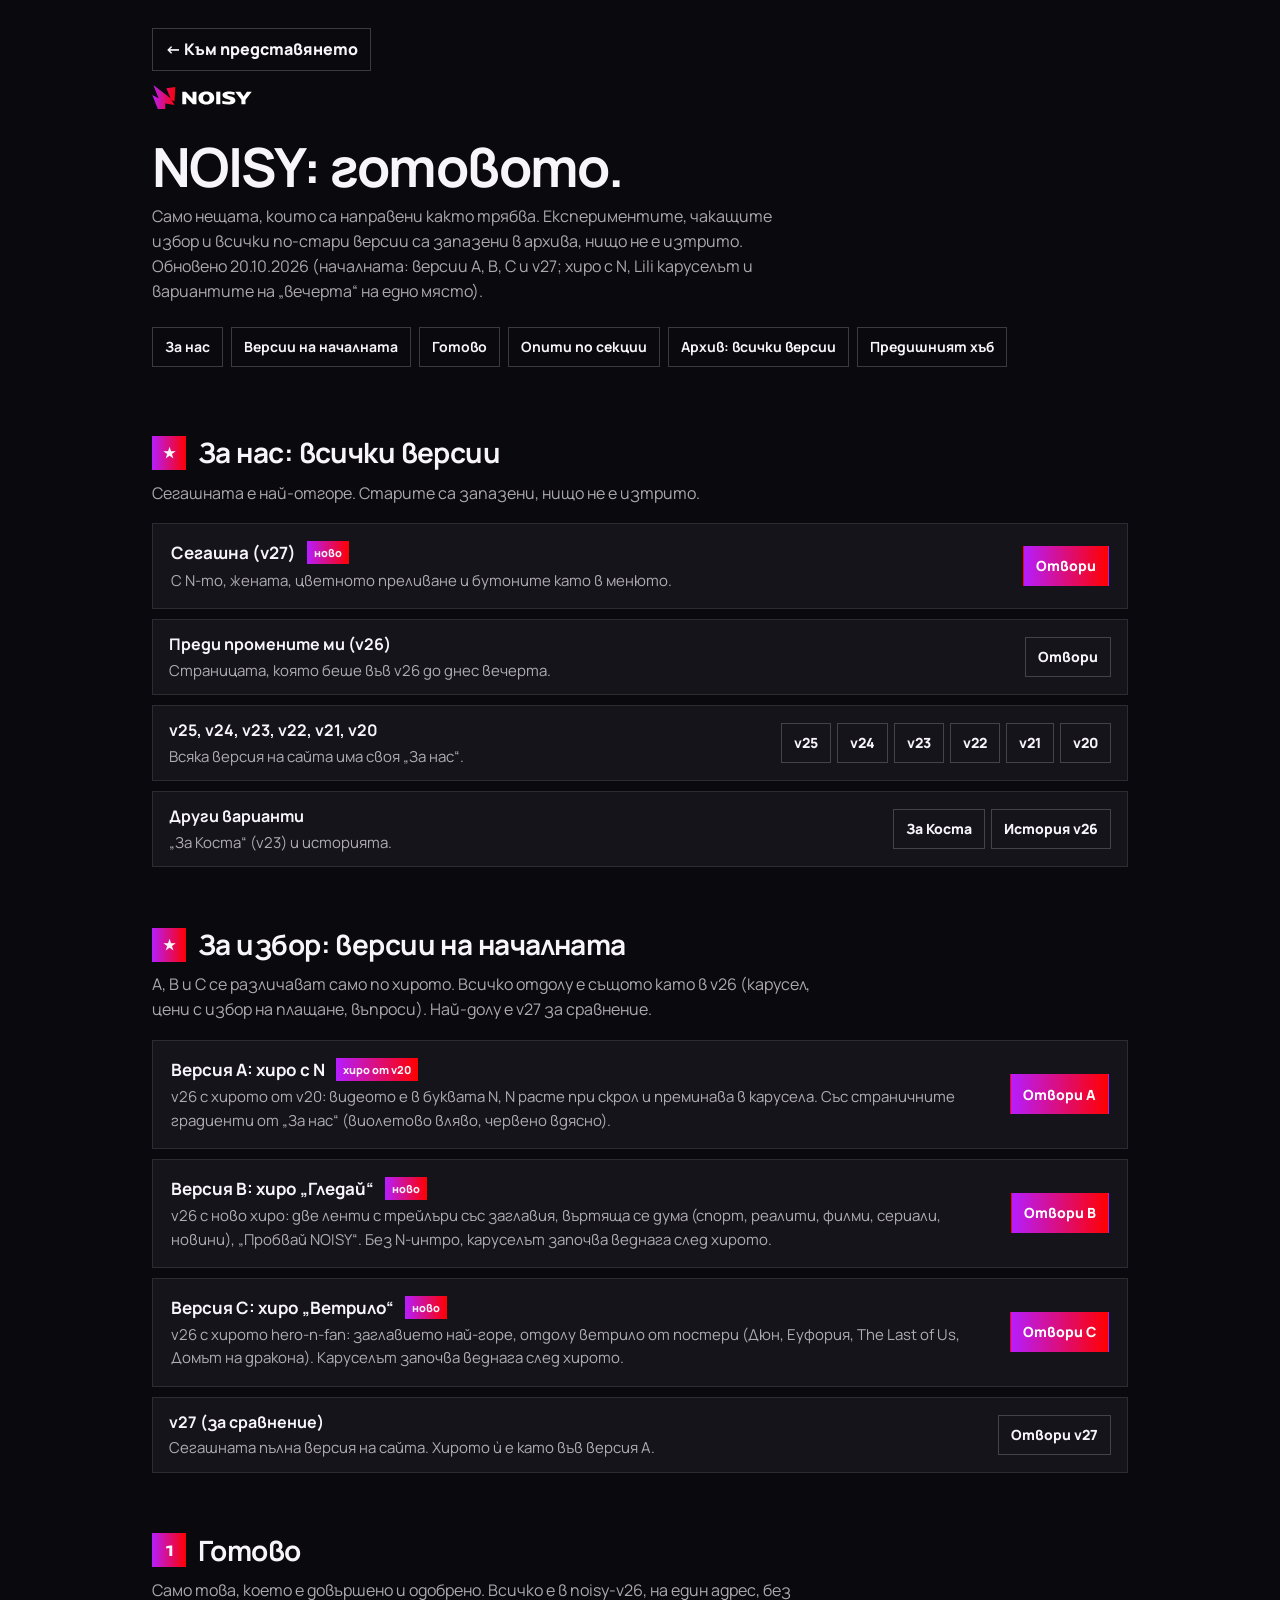
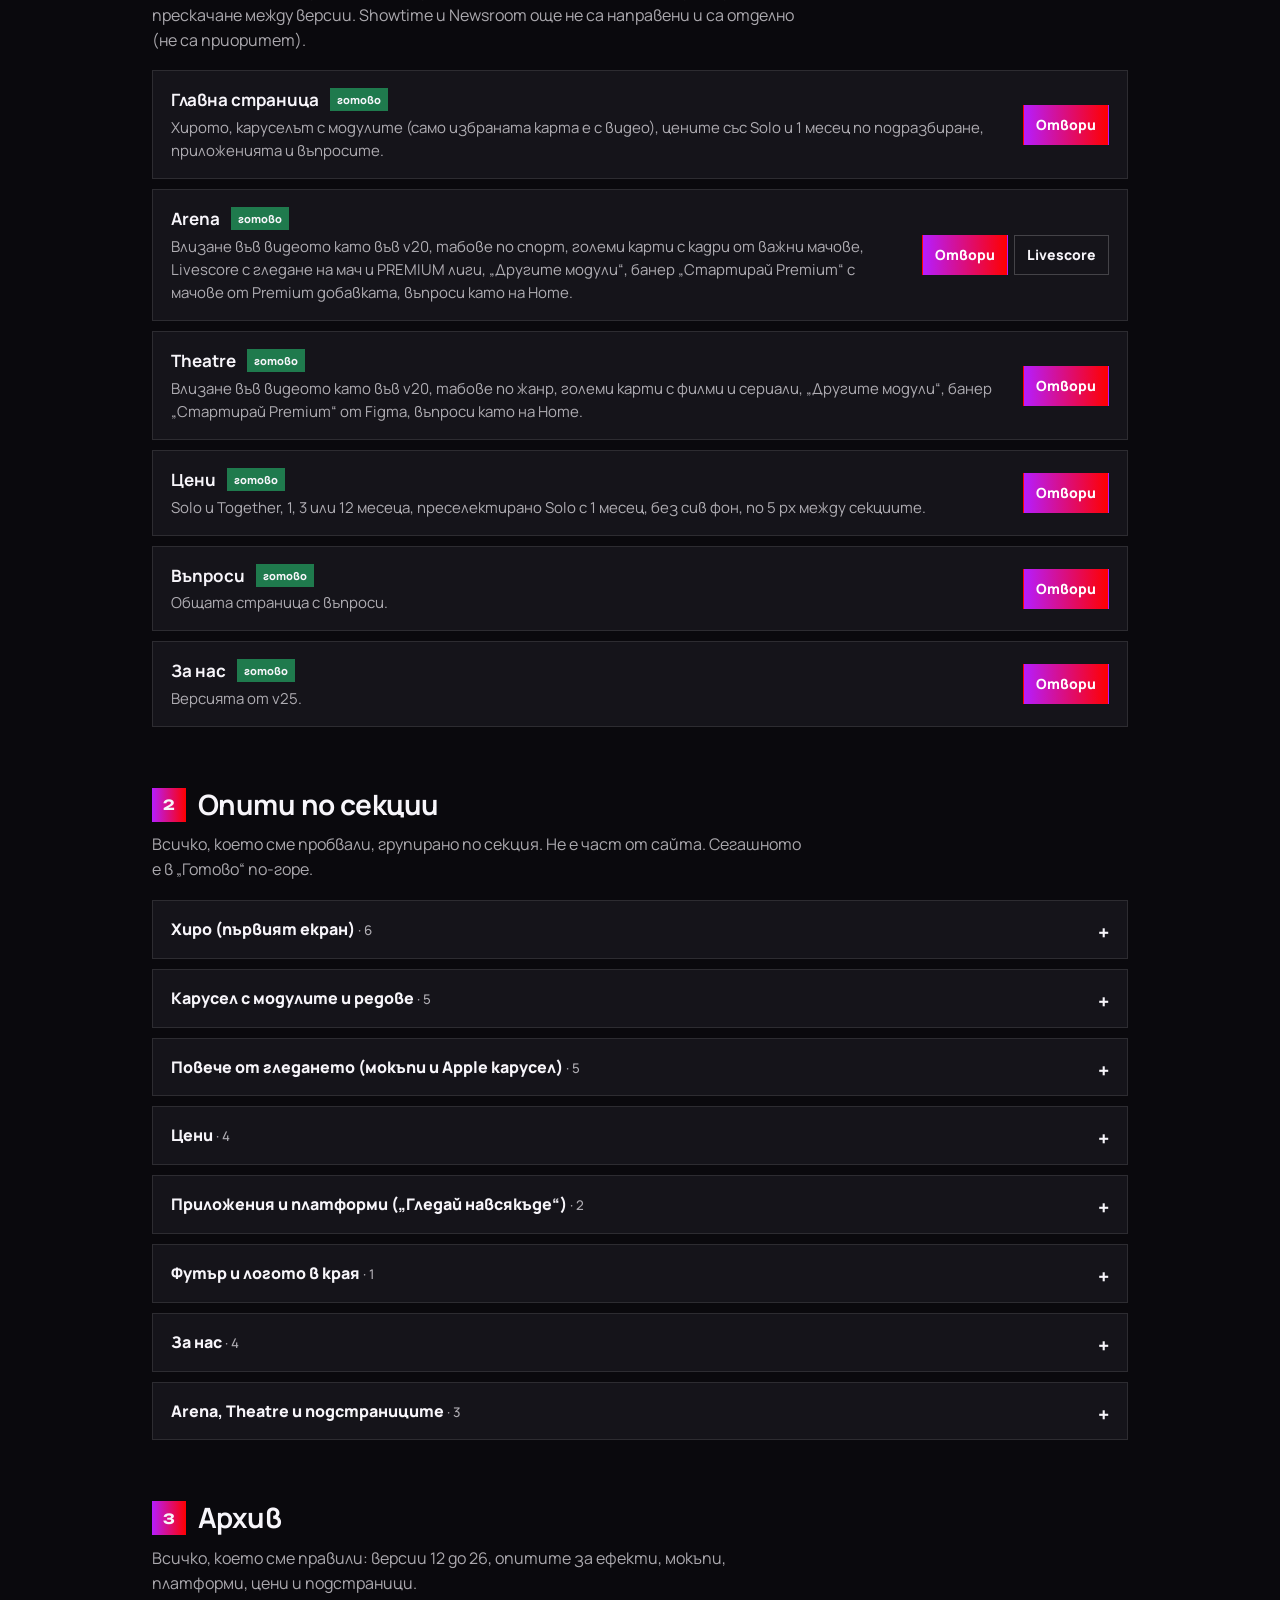
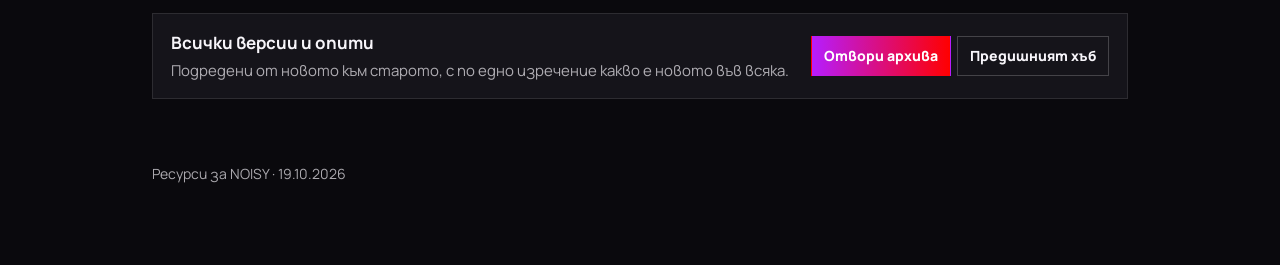
<file: vsichko.html>
<!doctype html>
<html lang="bg"><head><meta charset="utf-8"><meta name="viewport" content="width=device-width,initial-scale=1">
<title>NOISY · пълен хъб (всички опити)</title><meta name="robots" content="noindex,nofollow"><meta name="theme-color" content="#0A090D"><link rel="icon" type="image/svg+xml" href="assets/symbol.svg">
<link rel="preconnect" href="https://fonts.googleapis.com"><link rel="preconnect" href="https://fonts.gstatic.com" crossorigin><link href="https://fonts.googleapis.com/css2?family=Manrope:wght@400;500;600;700;800&family=Unbounded:wght@700&display=swap" rel="stylesheet">
<style>
:root{--bg:#0A090D;--card:#15141a;--ink:#F7F5FA;--mute:rgba(247,245,250,.68);--line:rgba(255,255,255,.1);--line2:rgba(255,255,255,.2);--spectrum:linear-gradient(90deg,#B61DFF,#CE13A8 33%,#FF0000);color-scheme:dark}
:root:not([data-theme="light"]){color-scheme:dark}
*{box-sizing:border-box}html{-webkit-text-size-adjust:100%;scroll-behavior:smooth}
body{margin:0;background:var(--bg);color:var(--ink);font:16px/1.55 Manrope,system-ui,sans-serif;-webkit-font-smoothing:antialiased}
a{color:inherit}.w{max-width:1040px;margin:0 auto;padding:0 16px}@media(min-width:768px){.w{padding:0 32px}}
header{padding:28px 0 8px}header img{height:24px}
h1{font-size:clamp(32px,5vw,54px);line-height:1.05;letter-spacing:-.03em;margin:22px 0 10px}
.lead{color:var(--mute);max-width:62ch;margin:0}
nav.toc{display:flex;flex-wrap:wrap;gap:8px;margin:24px 0 0}nav.toc a{text-decoration:none;font-size:14px;font-weight:700;padding:8px 12px;border:1px solid var(--line2)}nav.toc a:hover{background:#fff;color:#0A090D}
section{padding:56px 0 0}
h2{font-size:28px;letter-spacing:-.02em;margin:0 0 6px;display:flex;align-items:center;gap:12px}
h2 .n{display:grid;place-items:center;width:34px;height:34px;flex:none;background:var(--spectrum);font:700 14px Unbounded,sans-serif}
.sub{color:var(--mute);margin:0 0 18px;max-width:66ch}
.it{display:grid;gap:6px 18px;padding:16px 18px;background:var(--card);border:1px solid var(--line);margin-top:10px}
@media(min-width:760px){.it{grid-template-columns:1fr auto;align-items:center}}
.it b{font-size:17px}.it p{margin:2px 0 0;color:var(--mute);font-size:15px}
.it .go{display:flex;flex-wrap:wrap;gap:6px}
.it .go a{text-decoration:none;font-size:14px;font-weight:800;min-height:40px;display:inline-flex;align-items:center;padding:0 12px;border:1px solid var(--line2);white-space:nowrap}
.it .go a:hover{background:#fff;color:#0A090D}
.it.main{border-color:#CE13A8;box-shadow:0 0 0 1px #CE13A8}
.tag{display:inline-block;font-size:11px;font-weight:800;padding:3px 7px;margin-left:8px;vertical-align:2px;background:var(--spectrum)}
.tag.g{background:#1F7A4D}.tag.o{background:#8a5a00}.tag.x{background:#4a4950}
ul.k{margin:0;padding:0;list-style:none;display:grid;gap:8px}
ul.k li{padding:12px 16px;background:var(--card);border-left:3px solid #CE13A8}
ul.k li b{display:block}ul.k li span{color:var(--mute);font-size:15px}
ul.w2 li{border-left-color:#ffb020}
footer{padding:64px 0 80px;color:var(--mute);font-size:14px}
</style>
<style>
.sec{padding-top:48px}.it .go a.pri{background:var(--spectrum);border-color:transparent;color:#fff}
.grid2{display:grid;gap:10px}@media(min-width:760px){.grid2{grid-template-columns:1fr 1fr}}
.it.sm{padding:12px 16px}.it.sm b{font-size:16px}
details.ar{margin-top:10px;border:1px solid var(--line);background:var(--card)}details.ar summary{cursor:pointer;padding:16px 18px;font-weight:800;list-style:none}details.ar summary::-webkit-details-marker{display:none}
details.ar summary::after{content:"+";float:right;font-size:20px}details.ar[open] summary::after{content:"–"}details.ar .in{padding:0 18px 18px}
</style>
</head><body>
<header><div class="w"><p style="margin:0 0 14px"><a href="index.html" style="font-weight:800;text-decoration:none;border:1px solid var(--line2);padding:8px 12px;display:inline-block">← Към представянето</a></p><img src="assets/logo.svg" alt="NOISY" width="100" height="24">
<h1>NOISY: готовото.</h1>
<p class="lead">Само нещата, които са направени както трябва. Експериментите, чакащите избор и всички по-стари версии са запазени в архива, нищо не е изтрито. Обновено 20.10.2026 (началната: версии A, B, C и v27; хиро с N, Lili каруселът и вариантите на „вечерта“ на едно място).</p>
<nav class="toc" aria-label="Съдържание"><a href="#about">За нас</a><a href="#dve">Версии на началната</a><a href="#aktualno">Готово</a><a href="#opiti">Опити по секции</a><a href="arhiv.html" target="_blank" rel="noopener">Архив: всички версии</a><a href="stari-hub.html" target="_blank" rel="noopener">Предишният хъб</a></nav>
</div></header>
<main class="w">
<section id="about"><h2><span class="n">★</span>За нас: всички версии</h2><p class="sub">Сегашната е най-отгоре. Старите са запазени, нищо не е изтрито.</p>
<div class="it"><div><b>Сегашна (v27) <span class="tag">ново</span></b><p>С N-то, жената, цветното преливане и бутоните като в менюто.</p></div><div class="go"><a class=pri href="https://noisy-v27.vercel.app/about.html" target="_blank" rel="noopener">Отвори</a></div></div>
<div class="it sm"><div><b>Преди промените ми (v26)</b><p>Страницата, която беше във v26 до днес вечерта.</p></div><div class="go"><a href="https://noisy-v27.vercel.app/about-v26-prev.html" target="_blank" rel="noopener">Отвори</a></div></div>
<div class="it sm"><div><b>v25, v24, v23, v22, v21, v20</b><p>Всяка версия на сайта има своя „За нас“.</p></div><div class="go"><a href="https://noisy-v25.vercel.app/about.html" target="_blank" rel="noopener">v25</a><a href="https://noisy-v24.vercel.app/about.html" target="_blank" rel="noopener">v24</a><a href="https://noisy-v23.vercel.app/about.html" target="_blank" rel="noopener">v23</a><a href="https://noisy-v22.vercel.app/about.html" target="_blank" rel="noopener">v22</a><a href="https://noisy-v21.vercel.app/about.html" target="_blank" rel="noopener">v21</a><a href="https://noisy-v20.vercel.app/about.html" target="_blank" rel="noopener">v20</a></div></div>
<div class="it sm"><div><b>Други варианти</b><p>„За Коста“ (v23) и историята.</p></div><div class="go"><a href="https://noisy-v23.vercel.app/about-kosta.html" target="_blank" rel="noopener">За Коста</a><a href="https://noisy-v26.vercel.app/about-story-v26.html" target="_blank" rel="noopener">История v26</a></div></div>
</section>
<section id="dve"><h2><span class="n">★</span>За избор: версии на началната</h2><p class="sub">A, B и C се различават само по хирото. Всичко отдолу е същото като в v26 (карусел, цени с избор на плащане, въпроси). Най-долу е v27 за сравнение.</p>
<div class="it"><div><b>Версия A: хиро с N <span class="tag">хиро от v20</span></b><p>v26 с хирото от v20: видеото е в буквата N, N расте при скрол и преминава в карусела. Със страничните градиенти от „За нас“ (виолетово вляво, червено вдясно).</p></div><div class="go"><a class=pri href="https://noisy-home-a.vercel.app/" target="_blank" rel="noopener">Отвори A</a></div></div>
<div class="it"><div><b>Версия B: хиро „Гледай“ <span class="tag">ново</span></b><p>v26 с ново хиро: две ленти с трейлъри със заглавия, въртяща се дума (спорт, реалити, филми, сериали, новини), „Пробвай NOISY“. Без N-интро, каруселът започва веднага след хирото.</p></div><div class="go"><a class=pri href="https://noisy-home-b.vercel.app/" target="_blank" rel="noopener">Отвори B</a></div></div>
<div class="it"><div><b>Версия C: хиро „Ветрило“ <span class="tag">ново</span></b><p>v26 с хирото hero-n-fan: заглавието най-горе, отдолу ветрило от постери (Дюн, Еуфория, The Last of Us, Домът на дракона). Каруселът започва веднага след хирото.</p></div><div class="go"><a class=pri href="https://noisy-home-c.vercel.app/" target="_blank" rel="noopener">Отвори C</a></div></div>
<div class="it sm"><div><b>v27 (за сравнение)</b><p>Сегашната пълна версия на сайта. Хирото ѝ е като във версия A.</p></div><div class="go"><a href="https://noisy-v27.vercel.app/" target="_blank" rel="noopener">Отвори v27</a></div></div>
</section>
<section id="aktualno"><h2><span class="n">1</span>Готово</h2><p class="sub">Само това, което е довършено и одобрено. Всичко е в noisy-v26, на един адрес, без прескачане между версии. Showtime и Newsroom още не са направени и са отделно (не са приоритет).</p>
<div class="it"><div><b>Главна страница <span class="tag g">готово</span></b><p>Хирото, каруселът с модулите (само избраната карта е с видео), цените със Solo и 1 месец по подразбиране, приложенията и въпросите.</p></div><div class="go"><a class=pri href="https://noisy-v26.vercel.app/" target="_blank" rel="noopener">Отвори</a></div></div>
<div class="it"><div><b>Arena <span class="tag g">готово</span></b><p>Влизане във видеото като във v20, табове по спорт, големи карти с кадри от важни мачове, Livescore с гледане на мач и PREMIUM лиги, „Другите модули“, банер „Стартирай Premium“ с мачове от Premium добавката, въпроси като на Home.</p></div><div class="go"><a class=pri href="https://noisy-v26.vercel.app/arena.html" target="_blank" rel="noopener">Отвори</a><a href="https://noisy-v26.vercel.app/arena.html#livescore" target="_blank" rel="noopener">Livescore</a></div></div>
<div class="it"><div><b>Theatre <span class="tag g">готово</span></b><p>Влизане във видеото като във v20, табове по жанр, големи карти с филми и сериали, „Другите модули“, банер „Стартирай Premium“ от Figma, въпроси като на Home.</p></div><div class="go"><a class=pri href="https://noisy-v26.vercel.app/theatre.html" target="_blank" rel="noopener">Отвори</a></div></div>
<div class="it"><div><b>Цени <span class="tag g">готово</span></b><p>Solo и Together, 1, 3 или 12 месеца, преселектирано Solo с 1 месец, без сив фон, по 5 px между секциите.</p></div><div class="go"><a class=pri href="https://noisy-v26.vercel.app/ceni.html" target="_blank" rel="noopener">Отвори</a></div></div>
<div class="it"><div><b>Въпроси <span class="tag g">готово</span></b><p>Общата страница с въпроси.</p></div><div class="go"><a class=pri href="https://noisy-v26.vercel.app/faq.html" target="_blank" rel="noopener">Отвори</a></div></div>
<div class="it"><div><b>За нас <span class="tag g">готово</span></b><p>Версията от v25.</p></div><div class="go"><a class=pri href="https://noisy-v26.vercel.app/about.html" target="_blank" rel="noopener">Отвори</a></div></div>
</section>
<section id="opiti"><h2><span class="n">2</span>Опити по секции</h2><p class="sub">Всичко, което сме пробвали, групирано по секция. Не е част от сайта. Сегашното е в „Готово“ по-горе.</p>
<details class="ar"><summary>Хиро (първият екран) <small style="font-weight:500;color:var(--mute)">· 6</small></summary><div class="in"><p class="sub" style="margin:0 0 6px">Първият екран на главната и на модулите.</p>
<div class="it sm"><div><b>Експерименти: А сцена, Б ленти, В рамка, Г мозайка</b><p>Четирите варианта без „коледна елха“.</p></div><div class="go"><a href="https://noisy-v26.vercel.app/hero-eksperimenti.html" target="_blank" rel="noopener">Отвори</a></div></div>
<div class="it sm"><div><b>Избор на хиро</b><p>Страница за избор между вариантите на хирото.</p></div><div class="go"><a href="https://noisy-v26.vercel.app/hero-izbor.html" target="_blank" rel="noopener">Отвори</a></div></div>
<div class="it sm"><div><b>Хиро дизайни</b><p>Страницата с всички варианти на хирото. Отдолу са самите варианти.</p></div><div class="go"><a class="pri" href="https://noisy-v26.vercel.app/hiro-dizaini.html" target="_blank" rel="noopener">Всички дизайни</a></div></div>
<div class="it sm"><div><b>Самите варианти на хирото</b><p>Отделните страници, които са в „Хиро дизайни“.</p></div><div class="go"><a href="https://noisy-v26.vercel.app/hiro-a.html" target="_blank" rel="noopener">Хиро A</a><a href="https://noisy-v26.vercel.app/hiro-b.html" target="_blank" rel="noopener">Б</a><a href="https://noisy-v26.vercel.app/hiro-c.html" target="_blank" rel="noopener">В</a><a href="https://noisy-v26.vercel.app/hiro-d.html" target="_blank" rel="noopener">Г</a><a href="https://noisy-v26.vercel.app/hiro-f.html" target="_blank" rel="noopener">Е</a><a href="https://noisy-v26.vercel.app/hero-1.html" target="_blank" rel="noopener">Хиро 1</a><a href="https://noisy-v26.vercel.app/hero-2.html" target="_blank" rel="noopener">2</a><a href="https://noisy-v26.vercel.app/hero-3.html" target="_blank" rel="noopener">3</a><a href="https://noisy-v26.vercel.app/hero-gledai.html" target="_blank" rel="noopener">Гледай</a><a href="https://noisy-v26.vercel.app/hero-gledai-natisk.html" target="_blank" rel="noopener">Гледай: натиск</a><a href="https://noisy-v26.vercel.app/hero-gledai-prag.html" target="_blank" rel="noopener">Гледай: праг</a></div></div>
<div class="it sm"><div><b>N в хирото</b><p>Различни начини N да стои в хирото.</p></div><div class="go"><a href="https://noisy-v26.vercel.app/hero-n.html" target="_blank" rel="noopener">N в хирото</a><a href="https://noisy-v26.vercel.app/n-vsichki.html" target="_blank" rel="noopener">Всички N</a><a href="https://noisy-v26.vercel.app/n-efekti.html" target="_blank" rel="noopener">Ефекти на N</a></div></div>
<div class="it sm"><div><b>Интро и сигнал</b><p>Интро със „сигнал“ преди сайта.</p></div><div class="go"><a href="https://noisy-signal.vercel.app/" target="_blank" rel="noopener">Отвори</a></div></div>
<div class="it sm"><div><b>Хиро с N: 10 варианта</b><p>Натиск, Разлом, Праг, Релеф, Спектър и други: N с трейлър, който се отваря при скрол. Хирото на v27 е от тази линия (N от v20 + странични градиенти).</p></div><div class="go"><a class="pri" href="https://noisy-hero-n.vercel.app/" target="_blank" rel="noopener">Отвори всички</a><a href="https://noisy-hero-n.vercel.app/hero-n-fan.html" target="_blank" rel="noopener">Ветрило (C)</a></div></div>
</div></details>
<details class="ar"><summary>Карусел с модулите и редове <small style="font-weight:500;color:var(--mute)">· 5</small></summary><div class="in"><p class="sub" style="margin:0 0 6px">Малките карти с модулите и двата реда под тях.</p>
<div class="it sm"><div><b>Ефекти на карусела</b><p>Различни движения при смяна на модулите.</p></div><div class="go"><a href="https://noisy-v26.vercel.app/karusel-efekti.html" target="_blank" rel="noopener">Отвори</a></div></div>
<div class="it sm"><div><b>Варианти на редовете</b><p>Как вървят редовете под картите.</p></div><div class="go"><a href="https://noisy-v26.vercel.app/varianti-redove.html" target="_blank" rel="noopener">Отвори</a></div></div>
<div class="it sm"><div><b>Варианти около N</b><p>„Слоеве на N“ и други паралакси около логото.</p></div><div class="go"><a href="https://noisy-v26.vercel.app/varianti-logo.html" target="_blank" rel="noopener">Отвори</a></div></div>
<div class="it sm"><div><b>Избор на карти</b><p>Избор между варианти на картите.</p></div><div class="go"><a href="https://noisy-hl-izbor.vercel.app/" target="_blank" rel="noopener">Отвори</a></div></div>
<div class="it sm"><div><b>Ефекти при скрол</b><p>Опити с ефекти при скрол.</p></div><div class="go"><a href="https://noisy-effects.vercel.app/" target="_blank" rel="noopener">Отвори</a></div></div>
</div></details>
<details class="ar"><summary>Повече от гледането (мокъпи и Apple карусел) <small style="font-weight:500;color:var(--mute)">· 5</small></summary><div class="in"><p class="sub" style="margin:0 0 6px">Секцията с устройствата и фийчърите.</p>
<div class="it sm"><div><b>Apple карусел</b><p>Първият вариант като apple.com/iphone.</p></div><div class="go"><a href="https://noisy-v26.vercel.app/apple-karusel.html" target="_blank" rel="noopener">Отвори</a></div></div>
<div class="it sm"><div><b>Мокъпите на Лили, А и Б</b><p>Двата варианта с мокъпите от Figma.</p></div><div class="go"><a href="https://noisy-v26.vercel.app/apple-karusel-lili.html" target="_blank" rel="noopener">А</a><a href="https://noisy-v26.vercel.app/apple-karusel-lili-b.html" target="_blank" rel="noopener">Б</a></div></div>
<div class="it sm"><div><b>Мокъпи</b><p>По-ранните мокъпи на устройствата.</p></div><div class="go"><a href="https://noisy-mokapi.vercel.app/" target="_blank" rel="noopener">Отвори</a></div></div>
<div class="it sm"><div><b>Lili карусел с ефекти</b><p>Шест карти с атмосфера зад всяка, сив iPhone, Arena на 16:9, седмицата на Showtime. Това е секцията „Повече от гледане“ във v27.</p></div><div class="go"><a class="pri" href="https://noisy-lili-fx.vercel.app/" target="_blank" rel="noopener">Отвори</a></div></div>
<div class="it sm"><div><b>Избери своята вечер: 4 варианта</b><p>Билети, Програма, Екран, Панели. Заместник на Топ 10 в Theatre; още не е във v26 или v27.</p></div><div class="go"><a class="pri" href="https://noisy-evening-variants.vercel.app/" target="_blank" rel="noopener">Отвори</a></div></div>
</div></details>
<details class="ar"><summary>Цени <small style="font-weight:500;color:var(--mute)">· 4</small></summary><div class="in"><p class="sub" style="margin:0 0 6px">Страницата и секцията с цените.</p>
<div class="it sm"><div><b>Цени, версии</b><p>Сравнение на версиите на цените.</p></div><div class="go"><a href="https://noisy-v26.vercel.app/ceni-versii.html" target="_blank" rel="noopener">Отвори</a></div></div>
<div class="it sm"><div><b>Цени: варианти</b><p>Различни дизайни на страницата с цените.</p></div><div class="go"><a href="https://noisy-ceni-varianti.vercel.app/" target="_blank" rel="noopener">Отвори</a></div></div>
<div class="it sm"><div><b>Подстраници: цени</b><p>Варианти на цените в подстраниците.</p></div><div class="go"><a href="https://noisy-sub-ceni.vercel.app/" target="_blank" rel="noopener">Отвори</a></div></div>
<div class="it sm"><div><b>Избор</b><p>Страница за избор: N, карусел, цени, гаранции, платформи.</p></div><div class="go"><a href="https://noisy-v26.vercel.app/izbor.html" target="_blank" rel="noopener">Избор</a><a href="https://noisy-v26.vercel.app/izbor-2.html" target="_blank" rel="noopener">Избор 2</a></div></div>
</div></details>
<details class="ar"><summary>Приложения и платформи („Гледай навсякъде“) <small style="font-weight:500;color:var(--mute)">· 2</small></summary><div class="in"><p class="sub" style="margin:0 0 6px">Банерът с App Store и Google Play.</p>
<div class="it sm"><div><b>Платформи</b><p>Първият вариант на секцията.</p></div><div class="go"><a href="https://noisy-platformi.vercel.app/" target="_blank" rel="noopener">Отвори</a></div></div>
<div class="it sm"><div><b>На всеки екран</b><p>Втори вариант на платформите.</p></div><div class="go"><a href="https://noisy-platformi-2.vercel.app/" target="_blank" rel="noopener">Отвори</a></div></div>
</div></details>
<details class="ar"><summary>Футър и логото в края <small style="font-weight:500;color:var(--mute)">· 1</small></summary><div class="in"><p class="sub" style="margin:0 0 6px">Как завършва страницата.</p>
<div class="it sm"><div><b>Експерименти с футъра</b><p>А стопява се, Б воден знак, В огромна дума NOISY.</p></div><div class="go"><a href="https://noisy-v26.vercel.app/footer-eksperimenti.html" target="_blank" rel="noopener">Отвори</a></div></div>
</div></details>
<details class="ar"><summary>За нас <small style="font-weight:500;color:var(--mute)">· 4</small></summary><div class="in"><p class="sub" style="margin:0 0 6px">Страниците „За нас“.</p>
<div class="it sm"><div><b>За нас (версията от v25, сегашната)</b><p>Тази в основния сайт.</p></div><div class="go"><a href="https://noisy-v26.vercel.app/about.html" target="_blank" rel="noopener">Отвори</a></div></div>
<div class="it sm"><div><b>За нас: „story“ версията</b><p>Преди да сменим с тази от v25.</p></div><div class="go"><a href="https://noisy-v26.vercel.app/about-story-v26.html" target="_blank" rel="noopener">Отвори</a></div></div>
<div class="it sm"><div><b>За нас: полирана версия</b><p>Отделен проект.</p></div><div class="go"><a href="https://noisy-about-kosta.vercel.app/" target="_blank" rel="noopener">Отвори</a></div></div>
<div class="it sm"><div><b>За партньори</b><p>Страницата за партньори.</p></div><div class="go"><a href="https://noisy-v26.vercel.app/partnyori.html" target="_blank" rel="noopener">Отвори</a></div></div>
</div></details>
<details class="ar"><summary>Arena, Theatre и подстраниците <small style="font-weight:500;color:var(--mute)">· 3</small></summary><div class="in"><p class="sub" style="margin:0 0 6px">Страниците на модулите.</p>
<div class="it sm"><div><b>Подстраници: варианти</b><p>Варианти на Arena, Theatre, Showtime и Newsroom.</p></div><div class="go"><a href="https://noisy-sub-izbor.vercel.app/" target="_blank" rel="noopener">Отвори</a></div></div>
<div class="it sm"><div><b>Arena (сегашната)</b><p>С Livescore и таб-карусел.</p></div><div class="go"><a href="https://noisy-v26.vercel.app/arena.html" target="_blank" rel="noopener">Отвори</a></div></div>
<div class="it sm"><div><b>Theatre (сегашната)</b><p>С жанрове и таб-карусел.</p></div><div class="go"><a href="https://noisy-v26.vercel.app/theatre.html" target="_blank" rel="noopener">Отвори</a></div></div>
</div></details>
</section>
<section id="arhiv"><h2><span class="n">3</span>Архив</h2><p class="sub">Всичко, което сме правили: версии 12 до 26, опитите за ефекти, мокъпи, платформи, цени и подстраници.</p>
 <div class="it"><div><b>Всички версии и опити</b><p>Подредени от новото към старото, с по едно изречение какво е новото във всяка.</p></div><div class="go"><a class="pri" href="arhiv.html" target="_blank" rel="noopener">Отвори архива</a><a href="stari-hub.html" target="_blank" rel="noopener">Предишният хъб</a></div></div>
</section>
</main>
<footer><div class="w">Ресурси за NOISY · 19.10.2026</div></footer>
</body></html>
</file>
<file: modules-lab/style.css>
:root{color-scheme:dark;--bg:#0a090d;--surface:#121116;--ink:#f7f5fa;--mute:#aaa7b0;--line:#ffffff1c;--g:24px;--head:Unbounded,Manrope,sans-serif;--body:Manrope,system-ui,sans-serif;--spectrum:linear-gradient(90deg,#b61dff 0%,#ce13a8 33%,#ff0000 100%)}
*{box-sizing:border-box}html,body{margin:0;background:var(--bg);color:var(--ink);overflow-x:clip}body{font:400 16px/1.5 var(--body);-webkit-font-smoothing:antialiased}button,a{-webkit-tap-highlight-color:transparent}button{font:inherit;color:inherit;cursor:pointer;border:0;background:transparent}a{color:inherit;text-decoration:none}img,video{display:block;max-width:100%}button:focus-visible,a:focus-visible{outline:2px solid #d96cfd;outline-offset:4px}[hidden]{display:none!important}h1,h2,p{margin:0}.wrap{width:min(1200px,calc(100% - var(--g)*2));margin-inline:auto}.brand-badge{width:auto;height:28px;object-fit:contain;object-position:left}.gradient-text{background:var(--spectrum);background-clip:text;-webkit-background-clip:text;color:transparent}
.site-header{height:80px;display:flex;align-items:center;justify-content:space-between;border-bottom:1px solid var(--line)}.site-header>img{width:100px;height:28px;object-fit:contain}.site-header>span{font-size:13px;color:var(--mute)}.showcase{padding:56px 0 32px}.section-head{margin-bottom:32px}.section-head h1{font:600 clamp(28px,3.4vw,44px)/1.2 var(--head);letter-spacing:-.045em;max-width:1000px;text-wrap:balance}.section-head p{color:var(--mute);font-size:17px;margin-top:16px;max-width:760px}.site-footer{display:flex;justify-content:space-between;gap:16px;align-items:center;padding-block:28px 40px;border-top:1px solid var(--line);font-size:14px;font-weight:700}
.module-nav{display:flex;gap:24px;margin-bottom:24px;border-bottom:1px solid var(--line);overflow-x:auto;scrollbar-width:none}.module-nav button{position:relative;flex:1 0 auto;padding:16px 4px 20px;text-align:left;min-height:78px;white-space:nowrap;color:var(--mute)}.module-nav strong{display:block;font-size:18px;font-weight:800;line-height:1.2}.module-nav span{display:block;font-size:13px;margin-top:8px}.module-nav button[aria-selected=true]{color:var(--ink)}.module-nav button::after{content:'';position:absolute;bottom:0;left:0;right:0;height:3px;background:var(--spectrum);opacity:0;transition:opacity .24s}.module-nav button[aria-selected=true]::after{opacity:1}.module-line{display:flex;align-items:center;gap:8px;min-height:52px;margin-bottom:24px;font-size:15px;color:var(--mute)}.module-line b{color:var(--ink);flex-shrink:0}.module-line>.brand-badge{flex-shrink:0;margin-right:12px}.module-nav.category strong{font-size:20px}.module-nav.category span{font-size:14px}
.gallery{--cw:clamp(300px,34vw,490px);margin-bottom:8px}.gallery-track{display:flex;gap:16px;overflow-x:auto;scroll-snap-type:x mandatory;scrollbar-width:none;padding:0 max(var(--g),calc((100vw - 1200px)/2));scroll-padding-inline:max(var(--g),calc((100vw - 1200px)/2))}.gallery-track::-webkit-scrollbar,.story-track::-webkit-scrollbar{display:none}.content-card{display:block;position:relative;border-radius:12px;overflow:hidden;text-align:left;background:#17161b;isolation:isolate;padding:0}.gallery .content-card{width:var(--cw);flex:0 0 var(--cw);aspect-ratio:16/10;scroll-snap-align:start}.content-card>img{width:100%;height:100%;object-fit:cover;transition:transform .32s ease}.content-card:hover>img{transform:scale(1.035)}.content-card::after{content:"";pointer-events:none;position:absolute;inset:0;background:linear-gradient(180deg,transparent 25%,#0a090d33 45%,#0a090de8 100%)}.card-caption{z-index:1;position:absolute;bottom:24px;left:24px;right:16px}.card-caption .brand-badge{height:24px;margin-bottom:12px;filter:drop-shadow(0 2px 8px #0007)}.card-caption strong{display:block;font-weight:800;font-size:23px;line-height:1.2;text-wrap:balance}.card-caption small{display:block;font-size:13px;margin-top:6px;color:#ddd}.play-mark{z-index:1;position:absolute;right:16px;top:16px;display:grid;place-items:center;width:36px;height:36px;background:#0005;border:1px solid #ffffff50;border-radius:50%;font-size:12px}.gallery-tools{display:flex;align-items:center;justify-content:space-between;min-height:64px}.gallery-hint{font-size:12px;color:var(--mute)}.arrows{display:flex;gap:8px}.arrows button{display:grid;place-items:center;width:44px;height:44px;border:1px solid #ffffff35;border-radius:50%;font-size:22px;transition:background .24s}.arrows button:hover{background:#ffffff15}
.scene{display:grid;grid-template-columns:1fr 1.7fr;gap:48px;align-items:center;margin-top:32px}.scene-copy>.brand-badge{height:32px;margin-bottom:24px}.scene-copy h2{font:800 clamp(28px,3.2vw,44px)/1.12 var(--body);letter-spacing:-.04em;margin-bottom:20px}.scene-copy p{font-size:17px;color:#b8b4bf;max-width:370px}.format{display:block;font-size:12px;font-weight:600;color:#a29da9;margin-top:24px}.text-action{min-height:44px;padding:12px 0;margin-top:16px;display:flex;gap:20px;font-size:14px;font-weight:700}.text-action span{font-size:18px}.scene-art{display:grid;gap:12px}.scene-main{aspect-ratio:16/9;width:100%}.scene-secondary{display:grid;grid-template-columns:1fr 1fr;gap:12px}.scene-secondary .content-card{aspect-ratio:2.35/1}.scene-secondary .card-caption{left:16px;bottom:12px}.scene-secondary .card-caption strong{font-size:15px}.scene-secondary .card-caption .brand-badge,.scene-secondary small,.scene-secondary .play-mark{display:none}.scene-bottom{display:flex;align-items:center;gap:24px;padding-top:24px;font-size:12px;color:var(--mute)}.scene-bottom .arrows{margin-left:auto}.scene-count{font-weight:700;color:var(--ink)}
.guide{margin-top:24px}.guide-heading{display:flex;align-items:center;justify-content:space-between;gap:12px;border-bottom:1px solid var(--line);padding-bottom:24px}.guide-heading h2{font-size:22px;letter-spacing:-.02em}.reset-guide{min-height:44px;font-size:13px;text-decoration:underline;text-underline-offset:5px}.guide-grid{display:grid;grid-template-columns:1fr 1fr;gap:0 48px}.guide-item{padding:24px 0;display:grid;grid-template-columns:138px 1fr 20px;gap:16px;align-items:start;text-align:left;border-bottom:1px solid var(--line)}.guide-item>.brand-badge{width:126px;height:30px}.guide-text{display:block}.guide-text strong{display:block;font-size:17px;line-height:1.4}.guide-text>span{display:block;font-size:13px;color:var(--mute);line-height:1.6;margin-top:8px}.guide-arrow{font-size:20px}.guide-item[aria-pressed=true] .guide-text strong{color:#dd9cf5}.guide-item:hover .guide-arrow{color:#dd9cf5}.variant-c .gallery{--cw:clamp(300px,34vw,490px)}.variant-c .gallery .content-card{aspect-ratio:16/9}
.story-track{align-items:start;display:flex;gap:24px;overflow-x:auto;scroll-snap-type:x mandatory;scrollbar-width:none;padding:0 max(var(--g),calc((100vw - 1200px)/2));scroll-padding-inline:max(var(--g),calc((100vw - 1200px)/2))}.story{width:min(1080px,calc(100vw - var(--g)*2 - 64px));flex-shrink:0;scroll-snap-align:start;background:#131117;border:1px solid #ffffff15;border-radius:16px;padding:32px}.story-heading{display:flex;align-items:center;justify-content:space-between;margin-bottom:32px}.story-heading>span{font-size:12px;color:var(--mute)}.story-body{display:grid;grid-template-columns:1fr 1.6fr;gap:40px;align-items:center}.story-copy h2{font:800 clamp(26px,3vw,40px)/1.15 var(--body);letter-spacing:-.04em}.story-copy p{font-size:16px;color:var(--mute);margin-top:20px}.story-visual{display:grid;grid-template-columns:1fr .56fr;gap:12px;align-items:end}.story-lead{aspect-ratio:4/5}.story-small{aspect-ratio:3/5;margin-bottom:24px}.story-small .card-caption{left:12px;bottom:16px}.story-small .card-caption strong{font-size:14px}.story-small .brand-badge{height:16px}.story-small small,.story-small .play-mark{display:none}.story-nav{display:flex;gap:12px;margin-top:24px}.story-nav button{min-height:44px;padding:8px 16px;font-size:13px;border-radius:24px;border:1px solid var(--line);max-width:100px}.story-nav button[aria-pressed=true]{background:#fff;color:#0a090d}
.preview{border:1px solid #ffffff20;padding:0;background:#121116;color:#fff;border-radius:16px;width:min(800px,calc(100vw - 32px));max-height:90svh;overflow:auto}.preview::backdrop{background:#000d;backdrop-filter:blur(8px)}.preview-top{display:flex;align-items:center;justify-content:space-between;gap:16px;padding:12px 20px;font-weight:700}.preview-top button{width:44px;height:44px;font-size:28px}.preview video{width:100%;max-height:55svh;object-fit:contain;background:#000}.preview-description{padding:24px}.preview-description p{margin-top:16px;font-size:15px;color:var(--mute)}.preview-still{width:100%;max-height:55svh;object-fit:contain;margin-bottom:24px}
.lab-header{height:72px;padding:0 32px;display:flex;align-items:center;justify-content:space-between;gap:24px;border-bottom:1px solid var(--line);background:#100f14}.lab-logo{min-height:44px;display:flex;gap:20px;align-items:center}.lab-logo span,.lab-status{font-size:12px;color:var(--mute)}.clean-button{min-height:44px;font-size:13px;font-weight:700}.lab-shell{width:min(1440px,calc(100% - 64px));margin:auto}.lab-intro{display:flex;align-items:end;justify-content:space-between;gap:40px;padding-block:40px 32px}.eyebrow{font-size:10px;color:#c88cdd;letter-spacing:.12em;font-weight:700;margin-bottom:12px}.lab-intro h1{font:600 28px/1.2 var(--head);letter-spacing:-.04em}.lab-intro>p{max-width:360px;font-size:14px;color:var(--mute)}.variant-nav{display:flex;border-bottom:1px solid var(--line);gap:24px;overflow-x:auto;scrollbar-width:none}.variant-nav a{min-height:48px;display:flex;align-items:center;font-size:13px;white-space:nowrap;color:var(--mute);border-bottom:2px solid transparent}.variant-nav a[aria-current]{color:#fff;border-bottom-color:#ce13a8}.concept-meta{display:flex;align-items:end;justify-content:space-between;gap:32px;padding:24px 0}.concept-tag{font-size:11px;color:#cfa5dd}.concept-meta h2{font-size:19px;margin:6px 0 8px}.concept-meta p{max-width:800px;color:var(--mute);font-size:13px;line-height:1.6}.view-tools{display:flex;align-items:center;gap:4px;flex-shrink:0;background:#1b1920;border-radius:8px;padding:4px}.view-tools button{min-height:40px;padding:8px 12px;font-size:12px;border-radius:4px}.view-tools button[aria-pressed=true]{background:#3c3644}.preview-frame{border:1px solid #ffffff20;border-radius:12px;overflow:hidden;background:#0a090d;width:100%;margin:auto;transition:width .3s ease}.preview-frame iframe{display:block;border:0;width:100%;min-height:600px}.preview-frame.mobile-device{width:390px;max-width:100%}.concept-review{display:grid;grid-template-columns:1fr 1fr;gap:48px;padding:28px 0}.concept-review span{font-size:10px;color:#c5a7cf;letter-spacing:.09em}.concept-review p{font-size:14px;color:var(--mute);margin-top:8px;line-height:1.7}.recommendation{border-top:1px solid var(--line);padding:24px 0 40px;font-size:14px}.recommendation p{margin-top:8px;color:var(--mute);max-width:920px}
@media(min-width:1440px){:root{--g:40px}}
@media(max-width:900px){.scene{gap:24px;grid-template-columns:1fr 1.4fr}.scene-copy p{font-size:15px}.scene-copy h2{font-size:28px}.scene-secondary .content-card{aspect-ratio:16/9}.guide-item{grid-template-columns:1fr 24px;gap:12px}.guide-item>.brand-badge{grid-column:1}.guide-text{grid-column:1;grid-row:2}.guide-arrow{grid-column:2;grid-row:2}.story{padding:24px}.story-body{gap:24px;grid-template-columns:1fr 1.2fr}.story-visual{grid-template-columns:1fr}.story-lead{aspect-ratio:4/5}.story-small{display:none}.lab-status{display:none}.lab-intro{gap:20px}.lab-intro>p{max-width:280px}}
@media(max-width:600px){:root{--g:20px}.site-header{height:64px}.site-header>span{max-width:140px;font-size:10px;text-align:right}.site-header>img{width:88px}.showcase{padding-top:32px}.section-head{margin-bottom:24px}.section-head h1{font-size:27px;line-height:1.25}.section-head p{font-size:14px;margin-top:12px}.module-nav{display:grid;grid-template-columns:1fr 1fr;gap:4px 20px;border:0}.module-nav button{min-height:68px;padding:12px 0 16px;border-bottom:1px solid var(--line);white-space:normal}.module-nav.brand button[data-module=all]{grid-column:1/-1;min-height:44px;display:flex;align-items:center;gap:12px;padding:8px 0}.module-nav strong,.module-nav.category strong{font-size:16px}.module-nav span{font-size:12px;margin-top:4px}.module-nav.brand button[data-module=all] span{margin:0;font-size:12px}.module-line{font-size:13px;display:block;min-height:0;margin-bottom:20px}.module-line b{display:block;margin-bottom:4px}.module-line>.brand-badge{height:24px;margin-bottom:12px}.gallery{--cw:calc(100vw - 64px)}.gallery .content-card{aspect-ratio:16/11}.card-caption{bottom:20px;left:20px}.card-caption strong{font-size:21px}.card-caption .brand-badge{height:23px;margin-bottom:12px}.gallery-tools{min-height:64px}.scene{display:flex;flex-direction:column;align-items:stretch;gap:24px;margin-top:24px}.scene-copy>.brand-badge{height:28px;margin-bottom:16px}.scene-copy h2{font-size:30px;margin-bottom:12px}.scene-copy p{font-size:14px;max-width:none}.format{font-size:11px;margin-top:16px}.scene-copy .text-action{margin-top:4px}.scene-secondary .content-card{aspect-ratio:16/10}.scene-main .card-caption strong{font-size:20px}.scene-secondary .card-caption strong{font-size:13px}.scene-bottom{gap:12px;font-size:11px}.scene-bottom>span:nth-child(2){max-width:130px}.scene-bottom .arrows{gap:4px}.guide{margin-top:16px}.guide-heading{align-items:start;gap:8px;padding-bottom:20px}.guide-heading h2{font-size:19px;max-width:250px}.guide-grid{grid-template-columns:1fr;gap:0}.guide-item{grid-template-columns:118px 1fr 16px;padding:24px 0;gap:12px;align-items:start}.guide-item>.brand-badge{width:112px;height:28px;grid-column:1}.guide-text{grid-column:2;grid-row:1}.guide-text strong{font-size:15px}.guide-text>span{font-size:12px}.guide-arrow{grid-column:3;grid-row:1}.variant-c .gallery{--cw:calc(100vw - 64px)}.story{width:calc(100vw - 64px);padding:24px}.story-heading{margin-bottom:24px}.story-heading .brand-badge{height:28px}.story-body{display:flex;flex-direction:column;gap:24px;align-items:stretch}.story-copy h2{font-size:28px}.story-copy p{font-size:14px;margin-top:12px}.story-visual{grid-template-columns:1fr .62fr;gap:8px;align-items:end}.story-lead{aspect-ratio:3/5}.story-small{display:block;aspect-ratio:3/5;margin-bottom:16px}.story-lead .card-caption{left:12px;bottom:16px}.story-lead .card-caption strong{font-size:15px}.story-lead .card-caption .brand-badge{height:17px}.story-lead small,.story-lead .play-mark{display:none}.story-small .card-caption strong{font-size:12px}.story-small .brand-badge{display:none}.story-nav{gap:6px}.story-nav button{padding:8px 10px;font-size:11px;flex:1;min-width:0}.site-footer{font-size:11px;padding-block:24px;gap:12px}.site-footer>span{max-width:50%}.site-footer>span:last-child{text-align:right}.lab-header{padding-inline:20px;gap:12px;height:64px}.lab-logo{gap:12px}.lab-logo span{font-size:10px}.lab-logo img{width:72px}.clean-button{font-size:11px}.lab-shell{width:calc(100% - 32px)}.lab-intro{padding-block:28px 24px;display:block}.lab-intro h1{font-size:23px}.lab-intro>p{max-width:none;font-size:13px;margin-top:16px}.variant-nav{gap:20px}.variant-nav a{font-size:12px}.concept-meta{display:block;padding-block:20px}.concept-meta h2{font-size:17px}.concept-meta p{font-size:12px}.view-tools{display:none}.concept-review{grid-template-columns:1fr;gap:24px;padding-block:24px}.concept-review p{font-size:13px}.recommendation{font-size:13px}.preview-frame{border-radius:8px}.preview-description{padding:20px}}
@media(max-width:600px){.site-header{position:sticky;top:0;z-index:12;background:var(--bg)}.site-header>span{font-size:12px}.site-footer{font-size:13px}.gallery-hint,.module-nav span,.module-nav.brand button[data-module=all] span,.card-caption small,.format,.story-copy p,.scene-copy p,.module-line,.guide-text>span{font-size:15px}.module-nav span{line-height:1.35}.guide-item{grid-template-columns:1fr 20px;gap:12px}.guide-item>.brand-badge{grid-column:1}.guide-text{grid-column:1;grid-row:2}.guide-arrow{grid-column:2;grid-row:1}.guide-text strong{font-size:18px}.guide-heading h2{font-size:20px}.story-nav button{font-size:12px}.site-footer>span{max-width:48%}}
@media(max-width:600px){.site-header>span,.site-footer,.scene-bottom,.scene-count,.story-heading>span,.story-nav button,.text-action,.reset-guide,.section-head p{font-size:15px}.story-nav button{padding-inline:5px}.scene-secondary .card-caption strong,.story-small .card-caption strong{font-size:15px}.lab-header{position:sticky;top:0;z-index:15}.lab-logo span,.clean-button,.lab-intro>p,.variant-nav a,.concept-tag,.concept-meta p,.concept-review p,.recommendation{font-size:15px}.eyebrow,.concept-review span{font-size:12px}.lab-logo{gap:8px}.lab-logo span{max-width:80px;line-height:1.3}.lab-intro h1{font-size:23px}}
@media(max-width:600px){.guide-grid{grid-template-columns:1fr 1fr;column-gap:20px}.guide-item{padding-block:20px}.guide-item>.brand-badge{width:108px;height:27px}.guide-text{grid-column:1/-1}.guide-text strong{font-size:16px}.guide-text>span{font-size:15px;line-height:1.5}.guide-arrow{font-size:18px}}
@media(prefers-reduced-motion:reduce){*,*::before,*::after{scroll-behavior:auto!important;transition:none!important;animation:none!important}}
</file>
<file: motion-lab/style.css>
:root{color-scheme:dark;--paper:#f6f5f7;--muted:#a6a4ad;--ink:#09090b;--panel:#151517;--line:#303034;--accent:#e41ca3;--font:Manrope,sans-serif}*{box-sizing:border-box}body{margin:0;background:var(--ink);color:var(--paper);font:16px/1.6 var(--font)}button,input,a{-webkit-tap-highlight-color:transparent}button{font:600 16px/1.25 var(--font);color:inherit;cursor:pointer}button,a,input{outline-offset:5px}button:focus-visible,a:focus-visible,input:focus-visible{outline:2px solid #ed54be}button{border:0;background:none}button:hover{background:#252528}button:disabled{cursor:default}svg{width:20px;height:20px;fill:none;stroke:currentColor;stroke-width:1.7;stroke-linecap:round;stroke-linejoin:round}a{color:inherit}.top,main,footer{width:min(1280px,calc(100% - 80px));margin:auto}.top{display:flex;align-items:center;gap:24px;min-height:90px;border-bottom:1px solid #252528}.top a{display:flex;align-items:center;min-height:44px}.top img{object-fit:contain}.top>span{color:var(--muted)}.top .demo{margin-left:auto;padding:5px 16px;border:1px solid var(--line);border-radius:980px;color:#d9d7dd}.intro{padding:48px 0 32px}.eyebrow{font-size:14px;font-weight:700;letter-spacing:.12em;color:var(--muted);margin:0 0 14px}h1{font:600 40px/1.3 Unbounded,sans-serif;letter-spacing:-.045em;margin:0 0 16px}.intro>p:last-child{font-size:18px;color:var(--muted);margin:0}.mode-tabs{display:flex;border-bottom:1px solid var(--line);gap:32px;margin-bottom:24px;position:sticky;top:0;z-index:10;background:var(--ink)}.mode-tabs button{padding:16px 0;min-height:56px;border-bottom:2px solid transparent;white-space:nowrap;display:flex;gap:12px;align-items:center;color:var(--muted);font-size:18px}.mode-tabs button:hover{background:transparent;color:white}.mode-tabs button[aria-selected=true]{border-color:var(--accent);color:white}.mode-tabs button>span{font-size:14px;color:#aaa5b0}.workspace{border:1px solid var(--line);border-radius:20px;background:var(--panel);overflow:hidden}.options{display:flex;align-items:center;justify-content:space-between;padding:12px 24px;border-bottom:1px solid #ffffff0d;gap:12px}.choices{display:flex;gap:4px}.choices button{padding:12px 18px;border-radius:980px;min-height:44px;color:#b6b2bc}.choices button[aria-pressed=true]{background:#333136;color:white}.option-hint{font-size:14px;color:var(--muted)}.stage{display:grid;grid-template-columns:40% 60%;height:580px;position:relative;background:radial-gradient(ellipse at 75% 44%,#303034 0%,#1d1d20 42%,#171719 76%);isolation:isolate}.stage-copy{padding:64px 0 40px 56px;display:flex;flex-direction:column;justify-content:center;align-items:flex-start;z-index:3;pointer-events:none}.theatre{width:132px;height:40px;object-fit:contain;object-position:left center;margin-bottom:28px}.take{font-size:14px;font-weight:700;letter-spacing:.08em;color:#c4bfca;margin:0 0 14px}h2{font:700 28px/1.25 var(--font);letter-spacing:-.025em;margin:0 0 20px;max-width:350px}#feature-copy{color:#b9b6c0;max-width:310px;margin:0;font-size:16px}.visual{position:relative;min-width:0;isolation:isolate;overflow:hidden}.ambient{position:absolute;inset:17% 5%;border-radius:50%;background:#dc268014;filter:blur(56px);opacity:0}.device-scene{position:absolute;inset:0;display:flex;align-items:center;justify-content:center;perspective:1400px}.device{width:230px;aspect-ratio:590/1278;position:relative;padding:7px;border:2px solid #5a595e;border-radius:38px;background:#242327;box-shadow:0 32px 56px #0009,0 1px 0 #aaa7 inset;transform-origin:50% 70%}.screen{height:100%;width:100%;position:relative;overflow:hidden;background:#101115;border-radius:29px}.product-video{position:absolute;width:100%;height:100%;inset:0;object-fit:cover}.island{position:absolute;top:6px;left:50%;transform:translateX(-50%);width:62px;height:16px;border-radius:20px;background:#060608}.screen-shade{position:absolute;inset:0;background:linear-gradient(120deg,#fff2,transparent 33%);pointer-events:none}.wide-scene{display:none;position:absolute;inset:0}.wide-video{width:100%;height:100%;object-fit:cover}.screen-brand{position:absolute;top:18px;left:20px;width:90px;height:30px;object-fit:contain}.wide-caption{position:absolute;bottom:24px;left:20px;font-size:18px;font-weight:700;max-width:180px;text-shadow:0 2px 12px #000}.device-foot{display:none;position:absolute}.device[data-device=tablet]{width:475px;aspect-ratio:4/3;padding:9px;border-radius:24px}.device[data-device=tablet] .screen{border-radius:14px}.device:not([data-device=phone]) .island{display:none}.device:not([data-device=phone]) .wide-scene{display:block;width:72%}.device:not([data-device=phone]) .product-video{left:auto;right:0;width:30%;height:100%;object-fit:cover;object-position:top}.device[data-device=laptop]{width:500px;aspect-ratio:16/10;padding:8px 8px 13px;border-radius:14px 14px 4px 4px}.device[data-device=laptop] .screen{border-radius:6px}.device[data-device=laptop] .device-foot{display:block;bottom:-15px;left:-7%;width:114%;height:15px;border-radius:2px 2px 12px 12px;background:linear-gradient(#85858a,#39393d)}.device[data-device=tv]{width:510px;aspect-ratio:16/9;border-radius:8px;padding:5px}.device[data-device=tv] .screen{border-radius:2px}.device[data-device=tv] .device-foot{display:block;width:65%;height:34px;left:17.5%;bottom:-35px;border-left:6px solid #646469;border-right:6px solid #646469;transform:perspective(70px) rotateX(20deg)}.device[data-device=tablet] .product-video{object-fit:cover;object-position:top}.extracted{position:absolute;width:248px;top:36%;right:3%;border:1px solid #ffffff38;border-radius:16px;overflow:hidden;background:#17171b;box-shadow:0 22px 56px #0008;opacity:0;z-index:4;pointer-events:none}.detail-crop{height:146px;overflow:hidden;position:relative;background:#111216}.detail-video{position:absolute;width:100%;height:auto;top:-91px;left:0}.detail-caption{display:flex;align-items:center;gap:8px;padding:12px 14px;font-size:14px;font-weight:600}.detail-dot{width:6px;height:6px;flex:none;border-radius:50%;background:#ed32a9}.focus-line{position:absolute;width:60px;height:2px;left:34%;top:50%;background:linear-gradient(90deg,transparent,#f767c9);opacity:0;z-index:3}.light-wipe{position:absolute;inset:-20%;background:linear-gradient(110deg,transparent 40%,#ffffff30 48%,transparent 54%);pointer-events:none;opacity:0;z-index:5}.device-caption{position:absolute;bottom:24px;left:0;right:0;display:flex;align-items:center;justify-content:center;gap:8px;font-size:14px;color:#bcb8c5}.device-caption>span:first-child{width:6px;height:6px;border-radius:50%;background:var(--accent)}.device-bar{padding:12px 24px;display:flex;align-items:center;gap:24px;border-top:1px solid #ffffff0d}.device-bar>span{font-size:14px;color:var(--muted)}.devices{display:flex;gap:8px}.devices button{display:flex;align-items:center;gap:8px;padding:12px 16px;min-height:44px;border-radius:980px;color:#b6b2bc}.devices button[aria-pressed=true]{background:#343137;color:#fff}.transport{display:flex;align-items:center;padding:12px 24px;gap:12px;background:#101012;border-top:1px solid #ffffff0a}.transport button{width:44px;height:44px;flex:none;display:grid;place-items:center;border-radius:50%;border:1px solid var(--line)}input[type=range]{min-width:0;flex:1;height:44px;accent-color:#df30a6;cursor:pointer}output{font-size:14px;font-variant-numeric:tabular-nums;white-space:nowrap;color:#bebac6}.loop-label{font-size:14px;color:var(--muted);margin-left:12px}.note{display:flex;justify-content:space-between;gap:24px;padding:20px 0;color:var(--muted);font-size:14px}.note>span:last-child{white-space:nowrap}footer{display:flex;justify-content:space-between;border-top:1px solid #252528;margin-top:32px;padding:24px 0 32px;font-size:14px;color:var(--muted)}.sr-only{position:absolute;width:1px;height:1px;padding:0;margin:-1px;overflow:hidden;clip:rect(0,0,0,0);white-space:nowrap;border:0}
@media(min-width:1500px){main,.top,footer{max-width:1280px}}
@media(max-width:1100px){.stage-copy{padding-left:32px}.device[data-device=tablet]{width:390px}.device[data-device=laptop]{width:400px}.device[data-device=tv]{width:410px}.extracted{width:210px;right:2%}.detail-crop{height:124px}.detail-video{top:-76px}.option-hint{display:none}}
@media(max-width:760px){.top,main,footer{width:calc(100% - 32px)}.top{min-height:72px;gap:16px}.top>span:not(.demo){display:none}.intro{padding:32px 0 24px}.eyebrow{font-size:12px;letter-spacing:.06em}h1{font-size:28px;line-height:1.35;max-width:340px}.intro>p:last-child{font-size:16px;max-width:340px}.mode-tabs{gap:0;margin-bottom:16px;justify-content:space-between}.mode-tabs button{font-size:14px;white-space:normal;max-width:33.33%;padding:12px 8px;gap:6px;text-align:left;line-height:1.4;min-height:64px}.mode-tabs button>span{display:none}.workspace{border-radius:20px}.options{padding:8px;justify-content:center}.choices{width:100%;justify-content:space-between}.choices button{padding:12px;font-size:16px}.stage{height:690px;display:flex;flex-direction:column;background:radial-gradient(ellipse at 60% 66%,#313034,#19191c 65%)}.stage-copy{padding:28px 24px 0;flex:none;justify-content:flex-start}.theatre{width:110px;height:34px;margin-bottom:18px}.take{font-size:12px;margin-bottom:10px}h2{font-size:24px;line-height:1.3;margin-bottom:12px;max-width:290px}#feature-copy{font-size:16px;max-width:300px}.visual{flex:1;width:100%;min-height:0}.device{width:160px;border-radius:28px;padding:5px}.screen{border-radius:20px}.island{width:45px;height:11px;top:5px}.device-scene{padding-bottom:24px}.extracted{width:176px;top:30%;right:8px;border-radius:12px}.detail-crop{height:104px}.detail-video{top:-64px}.detail-caption{font-size:14px;padding:10px;gap:6px}.device-caption{bottom:14px}.device[data-device=tablet]{width:260px;padding:6px;border-radius:18px}.device[data-device=tablet] .screen{border-radius:10px}.device[data-device=laptop]{width:252px;padding:5px 5px 8px;border-radius:8px 8px 2px 2px}.device[data-device=laptop] .device-foot{height:9px;bottom:-9px}.device[data-device=tv]{width:270px;padding:4px}.device[data-device=tv] .device-foot{height:24px;bottom:-25px;border-width:4px}.screen-brand{width:54px;left:10px;top:10px;height:18px}.wide-caption{font-size:14px;left:10px;bottom:14px;max-width:110px}.device-bar{padding:12px 8px;gap:8px;flex-direction:column}.device-bar>span{display:none}.devices{gap:0;width:100%;justify-content:space-between}.devices button{flex-direction:column;font-size:12px;padding:8px;gap:4px;min-height:56px;min-width:66px;border-radius:12px}.transport{gap:8px;padding:12px}.transport button{width:44px;height:44px}.loop-label{display:none}output{font-size:12px}.note{flex-direction:column;gap:8px;padding:16px 4px}.note>span:last-child{white-space:normal}footer{margin-top:24px;flex-direction:column;gap:8px}.focus-line{width:36px}}
@media(prefers-reduced-motion:reduce){*,*::before,*::after{scroll-behavior:auto!important}}
/* Keep controls readable at phone width; physical hardware keeps its own silhouette. */
input{font:16px var(--font)}
.ambient,.detail-dot,.device-caption>span:first-child,.transport button{border-radius:980px}
.device{border-radius:28px}.device .screen{border-radius:20px}
.device[data-device=tablet]{border-radius:20px}
@media(max-width:760px){.eyebrow,.take,.devices button,output{font-size:16px}.mode-tabs button{font-size:16px}.mode-tabs button{padding-left:6px;padding-right:6px}.devices button{font-size:14px;min-width:0;flex:1}.screen-brand{display:none}.wide-caption{font-size:16px}}
@media(max-width:760px){.detail-caption,.device-caption,.device-bar>span{font-size:16px}.mode-tabs button{max-width:none;flex:1}.mode-tabs button:last-child{flex:1.35}.devices button span{font-size:14px}}
@media(max-width:760px){.note,footer{font-size:16px}}
</file>
<file: pricing-lab/style.css>
:root{color-scheme:dark;--bg:#0a090d;--panel:#121116;--line:#36333d;--muted:#bbb5c4;--violet:#b61dff;--pink:#ce13a8;--white:#fff;--sans:Manrope,Arial,sans-serif;--display:Unbounded,Arial,sans-serif}
*{box-sizing:border-box}html{scroll-behavior:smooth;scroll-padding-top:24px}body{margin:0;background:var(--bg);color:#fff;font:400 16px/1.6 var(--sans)}button,a,input,summary{-webkit-tap-highlight-color:transparent}button{font:700 14px/1.4 var(--sans);cursor:pointer;color:inherit}button,a{touch-action:manipulation}button:focus-visible,a:focus-visible,summary:focus-visible,input:focus-visible{outline:3px solid #edbaff;outline-offset:4px}button{min-height:44px}a{color:inherit}button:disabled{opacity:.5;cursor:default}h1,h2,h3,p{margin:0}h1,h2,h3{line-height:1.25}img{max-width:100%;object-fit:contain}h1,h2{font-family:var(--display);font-weight:500;letter-spacing:-.03em}.lab-header,main{width:calc(100% - 32px);max-width:1280px;margin:auto}.lab-header{min-height:80px;border-bottom:1px solid var(--line);display:flex;align-items:center;gap:24px}.lab-header>a:first-child{min-height:44px;display:flex;align-items:center}.lab-header>span{font-size:13px;color:var(--muted)}.text-link{margin-left:auto;display:inline-flex;align-items:center;min-height:44px;font-size:13px;text-decoration:none}.intro{padding:56px 0 40px;max-width:864px}.eyebrow{display:block;font-size:12px;font-weight:800;letter-spacing:.06em;color:#dda1f9}.intro h1{font-size:40px;margin:16px 0 20px}.intro p{font-size:17px;color:var(--muted)}.variant-nav{display:grid;grid-template-columns:1fr;gap:8px}.variant-nav button{display:flex;align-items:center;text-align:left;gap:12px;padding:12px 16px;border:1px solid var(--line);border-radius:8px;background:transparent}.variant-nav b{font-size:20px;font-family:var(--display);color:var(--muted)}.variant-nav span{font-size:14px}.variant-nav small{display:block;font-size:11px;font-weight:500;color:var(--muted);margin-top:4px}.variant-nav button[aria-pressed=true]{background:#211327;border-color:#b61dff}.variant-nav button[aria-pressed=true] b{color:#e6a6ff}.model-context{padding:32px 0 24px;display:flex;align-items:flex-start;gap:24px;justify-content:space-between}.model-context h2{font-size:24px;margin:8px 0}.model-context p{font-size:14px;color:var(--muted);max-width:700px}.outline{border:1px solid #5b5363;background:transparent;border-radius:6px;padding:12px 16px;white-space:nowrap}.workbench{display:grid;gap:24px;align-items:start}.preview{border:1px solid var(--line);border-radius:16px;background:#08080a;overflow:hidden;min-width:0}.preview-label{padding:12px 16px;display:flex;justify-content:space-between;gap:12px;color:var(--muted);font-size:11px;border-bottom:1px solid var(--line);background:#17151b}.preview-label i{display:inline-block;width:6px;height:6px;background:#d5a2ec;border-radius:50%;margin-right:6px}#mockup{padding:24px 16px 32px;min-width:0}.mock-heading h2{font-size:28px;margin:8px 0 12px}.mock-heading>p{color:var(--muted);font-size:15px;max-width:560px}.mock-heading .eyebrow{font-size:11px}.content-strip{border-left:2px solid #b61dff;padding:4px 0 4px 16px;margin:24px 0}.content-strip b{display:block;font-size:16px;margin-bottom:6px}.content-strip p{font-size:14px;color:var(--muted)}.zone-names{font-size:12px;color:#e4d5ef;line-height:1.6;margin-top:8px;word-spacing:4px}.billing{display:flex;gap:4px;padding:4px;border:1px solid var(--line);border-radius:8px;margin:24px 0 8px;width:max-content;max-width:100%}.billing button{background:none;border:0;padding:8px 12px;font-size:12px;border-radius:4px;min-height:44px}.billing button[aria-pressed=true]{background:#fff;color:#151018}.billing-caption{font-size:12px;color:var(--muted);margin-bottom:24px}.plan-pair{display:grid;gap:12px}.plan{padding:24px;border:1px solid #42394c;border-radius:12px;min-width:0}.plan.featured{background:linear-gradient(125deg,#27132e,#120b17);border-color:#89449b}.plan-header{display:flex;gap:12px;justify-content:space-between;align-items:center}.plan h3{font-family:var(--display);font-size:20px;font-weight:500}.tag{display:inline-flex;align-items:center;font-size:10px;border:1px solid #73557d;border-radius:4px;padding:4px 8px;color:#efcefa;white-space:nowrap}.plan p{font-size:14px;color:var(--muted);margin:12px 0}.price{margin:20px 0 8px;line-height:1.1}.price strong{font-family:var(--display);font-size:40px;font-weight:500;letter-spacing:-.04em;white-space:nowrap}.price span{display:block;font-size:12px;color:var(--muted);margin-top:8px}.billing-total{font-size:12px;color:#ddd3e3;min-height:40px;margin:12px 0 16px}.cta{width:100%;border:0;border-radius:8px;min-height:48px;background:#fff;color:#18101e;padding:12px 16px;font-size:14px}.featured .cta,.primary{background:linear-gradient(100deg,#b61dff,#ce13a8);color:white}.people{display:flex;align-items:center;flex-wrap:wrap;gap:8px;margin:16px 0}.people>span{font-size:12px;width:100%;color:var(--muted)}.people button{min-width:44px;min-height:44px;background:transparent;border:1px solid #6a5b76;border-radius:6px}.people button[aria-pressed=true]{background:white;border-color:white;color:#161019}.per-person{color:#eed9f8;font-size:14px;min-height:24px}.owner{font-size:11px!important;line-height:1.5}.addons{margin-top:24px;padding-top:20px;border-top:1px solid var(--line)}.addons h3{font-size:16px;margin-bottom:6px}.addons>p{font-size:13px;color:var(--muted)}.addon-lines{display:grid;gap:12px;margin-top:16px}.addon-line{display:flex;gap:16px;align-items:start}.addon-icon{width:40px;height:40px;display:grid;place-items:center;border-radius:8px;background:#25202d;color:#ecc9fd;flex:none;font-size:18px}.addon-line b{font-size:14px}.addon-line p{font-size:12px;color:var(--muted)}.endnote{font-size:11px;color:var(--muted);margin-top:24px}.reasoning{padding:24px;border-top:2px solid #ce13a8;background:#151119}.reasoning .eyebrow{margin-bottom:20px}.reasoning h3{font-size:14px;margin-bottom:8px}.reasoning p,.reasoning li{font-size:13px;color:#c8c0cf}.reasoning section+section{margin-top:24px}.reasoning ol{margin:0;padding-left:20px}.reasoning .verdict{color:#f0d2fe;border-top:1px solid var(--line);padding-top:20px}.question{margin-top:24px}.question-label{font-size:12px;color:#dfc6ee;margin:24px 0 12px}.choice-row{display:flex;gap:8px;flex-wrap:wrap}.choice-row button{flex:1;padding:16px;border:1px solid #5b5363;background:transparent;border-radius:8px;text-align:left;min-width:100px}.choice-row button[aria-pressed=true]{border-color:#ce13a8;background:#28112b}.choice-row strong{display:block;font-size:16px}.choice-row small{display:block;font-size:12px;color:var(--muted);margin-top:4px}.single-offer{margin-top:24px;max-width:640px}.single-offer .price strong{font-size:48px}.access{margin:24px 0}.access-row{display:grid;grid-template-columns:1.6fr 1fr 1fr;gap:8px;border-bottom:1px solid var(--line);padding:16px 0;align-items:center;font-size:13px}.access-row>span:not(:first-child){text-align:center}.access-row:first-child{border-top:1px solid var(--line);font-size:14px;font-weight:800}.access-row small{display:block;font-size:11px;color:var(--muted)}.access-row button{font-size:12px;padding:8px;min-width:0}.access-row.price-row{font-weight:800;font-size:17px}.access-row.price-row span{word-break:normal}.proposal-note{border-left:2px solid #c58f46;background:#241b11;padding:12px 16px;font-size:12px;color:#f2d1a5;margin:20px 0}.bundle-list{margin-top:20px;display:grid;gap:8px}.bundle-row{padding:16px 0;border-bottom:1px solid var(--line);display:grid;grid-template-columns:1fr auto;gap:12px;align-items:center}.bundle-row h3{font-size:16px}.bundle-row p{font-size:12px;color:var(--muted);margin:4px 0}.bundle-row button{padding:12px;border:1px solid #54405e;background:transparent;border-radius:6px;min-width:100px}.bundle-row button[aria-pressed=true]{border-color:#ce13a8;background:#28112b}.bundle-row .bundle-price{font-size:20px;font-weight:800;white-space:nowrap}.breakdown{padding:16px 0;margin:16px 0;border-top:1px solid var(--line);border-bottom:1px solid var(--line)}.breakdown>div{display:flex;justify-content:space-between;gap:16px;font-size:14px;padding:4px 0}.seat-total{font-size:40px;font-family:var(--display);margin-top:24px;letter-spacing:-.04em}.conclusion{padding:56px 0 40px;margin-top:56px;border-top:1px solid var(--line)}.conclusion h2{font-size:28px;margin:16px 0 20px}.lead{font-size:18px;max-width:720px;color:#ded3e6}.conclusion-grid{display:grid;gap:24px;margin:32px 0}.conclusion-grid h3{font-size:16px;margin-bottom:12px}.conclusion-grid p,.quiet{font-size:14px;color:var(--muted)}.facts{border-top:1px solid var(--line);border-bottom:1px solid var(--line)}summary{cursor:pointer;padding:20px 0;font-size:14px;font-weight:700;min-height:44px}.facts-content{max-width:864px;padding:0 0 24px}.facts-content h3{margin:24px 0 12px;font-size:16px}.facts-content p,.facts-content li{font-size:14px;color:var(--muted);margin-bottom:16px}.facts-content a{display:inline-block;min-height:44px;padding:8px 0}footer{padding:32px 0;display:flex;gap:24px;align-items:center}footer p{font-size:12px;color:var(--muted);max-width:600px}dialog{color:#fff;background:#161019;border:1px solid #76617d;border-radius:16px;padding:24px;max-width:560px;width:calc(100% - 32px)}dialog::backdrop{background:#000b;backdrop-filter:blur(8px)}dialog .eyebrow{clear:both;padding-top:24px}dialog h2{font-size:24px;margin:16px 0}dialog p{font-size:14px;color:var(--muted);margin-top:16px}#selection-detail{font-size:18px}.dialog-close{float:right}.toast{position:fixed;bottom:24px;left:50%;transform:translateX(-50%);background:#fff;color:#161019;border-radius:8px;padding:12px 20px;font-size:14px;opacity:0;pointer-events:none;z-index:10;max-width:calc(100% - 32px)}.toast.visible{opacity:1}.date,.desktop-only{display:none}
@media(min-width:600px){.variant-nav{grid-template-columns:repeat(2,1fr)}.plan-pair{grid-template-columns:1fr 1.14fr}.intro h1{font-size:48px}#mockup{padding:32px}.conclusion-grid{grid-template-columns:1fr 1fr}.addon-lines{grid-template-columns:1fr 1fr}.date,.desktop-only{display:initial}.single-offer .price span{display:inline;margin-left:8px}.conclusion h2{font-size:40px}}
@media(min-width:1000px){.lab-header,main{width:calc(100% - 80px)}.intro{padding-top:64px}.variant-nav{grid-template-columns:repeat(5,1fr)}.variant-nav button{padding:16px 12px}.workbench{grid-template-columns:minmax(0,1fr) 280px}.reasoning{position:sticky;top:24px}.mock-heading h2{font-size:28px}.model-context{align-items:center}.price strong{font-size:40px}.preview{min-height:640px}}
@media(max-width:599px){.lab-header{gap:12px;flex-wrap:wrap;padding:12px 0}.lab-header>span{font-size:11px;flex:1}.lab-header .text-link{font-size:11px}.variant-nav{grid-template-columns:1fr 1fr}.variant-nav button:last-child{grid-column:1/-1}.variant-nav span{font-size:12px}.variant-nav small{font-size:10px}.variant-nav button{padding:12px 8px}.model-context{flex-direction:column;gap:16px}.model-context h2{font-size:20px}.preview-label{font-size:10px;gap:8px;padding:12px}.plan{padding:20px}.intro h1{font-size:28px}.intro p{font-size:15px}.intro .eyebrow{font-size:11px}.mock-heading h2{font-size:24px}.mock-heading>p{font-size:14px}.access-row{font-size:12px;gap:6px;grid-template-columns:1.25fr 1fr 1fr}.access-row.price-row{font-size:15px}.access-row button{font-size:11px}.billing button{padding:8px 10px}.bundle-row{gap:8px}.bundle-row h3{font-size:14px}.bundle-row .bundle-price{font-size:18px}.conclusion{margin-top:40px}.conclusion h2{font-size:24px}footer{align-items:flex-start}footer img{width:72px;flex:none}}
.plan.featured{background:#1b1021}
.people label{font-size:14px;color:var(--muted)}.people select{font:600 16px var(--sans);color:#fff;background:#211729;border:1px solid #6a5b76;border-radius:6px;padding:10px 32px 10px 12px;min-height:44px;max-width:100%}
@media(max-width:599px){.reasoning p,.reasoning li,.facts-content p,.facts-content li,.conclusion-grid p,.quiet,.model-context p,.plan p,.addon-line p,.addons>p,.content-strip p,.mock-heading>p,.bundle-row p,.billing-caption,.billing-total,.owner,.endnote{font-size:15px!important}.people label,.per-person{font-size:15px}.access-row,.access-row small{font-size:14px}.preview-label,.variant-nav small,.lab-header>span,.lab-header .text-link{font-size:12px}.variant-nav span{font-size:14px}.billing button{font-size:13px}.reasoning h3{font-size:16px}}
.variant-nav{gap:0;border-bottom:1px solid var(--line)}.variant-nav button{border:0;border-radius:0;border-bottom:2px solid transparent}.variant-nav button[aria-pressed=true]{border-color:#b61dff;background:#211327}
@media(max-width:599px){.lab-header>span,.lab-header .text-link,.variant-nav small,.preview-label,.eyebrow,.intro .eyebrow,.mock-heading .eyebrow,.zone-names,.billing button,.price span,.tag,.people label,.choice-row small,.choice-row strong,.proposal-note,.access-row,.access-row small,.access-row button,footer p,summary{font-size:15px}.model-context .eyebrow{font-size:15px}.variant-nav{grid-template-columns:1fr}.variant-nav button:last-child{grid-column:auto}.variant-nav button{padding:12px;min-height:64px}.variant-nav span{font-size:15px}.variant-nav small{display:inline;font-size:12px;margin-left:8px}.lab-header .text-link{width:100%;justify-content:flex-end;min-height:44px}.plan-header{flex-wrap:wrap}.billing button{padding:8px;font-size:14px}.tag{font-size:14px}.mock-heading h2{font-size:24px}.intro{padding-top:32px;padding-bottom:24px}.intro .eyebrow{font-size:14px}.zone-names{font-size:14px}.access-row{font-size:13px}.access-row small{font-size:12px}.preview-label{font-size:12px}}
@media(prefers-reduced-motion:reduce){html{scroll-behavior:auto}*,*::before,*::after{animation:none!important;transition:none!important}}
@media(min-width:1000px){.variant-nav{display:flex;justify-content:space-between}.variant-nav button{flex:0 1 auto;padding:16px 10px}.variant-nav small{display:none}}
@media(max-width:599px){.outline,.cta,.breakdown,.addon-line b,.bundle-row h3{font-size:15px}}
@media(max-width:599px){.variant-nav small,.preview-label,.eyebrow,.intro .eyebrow,.zone-names,.billing button,.tag,.access-row,.access-row small,.access-row button{font-size:15px}.preview-label{flex-wrap:wrap}.access-row{grid-template-columns:1.2fr 1fr 1fr}.billing{width:100%}.billing button{flex:1;min-width:0;padding:8px 4px}.variant-nav small{display:block;margin-left:0}.variant-nav button{padding:12px 16px}}
</file>
